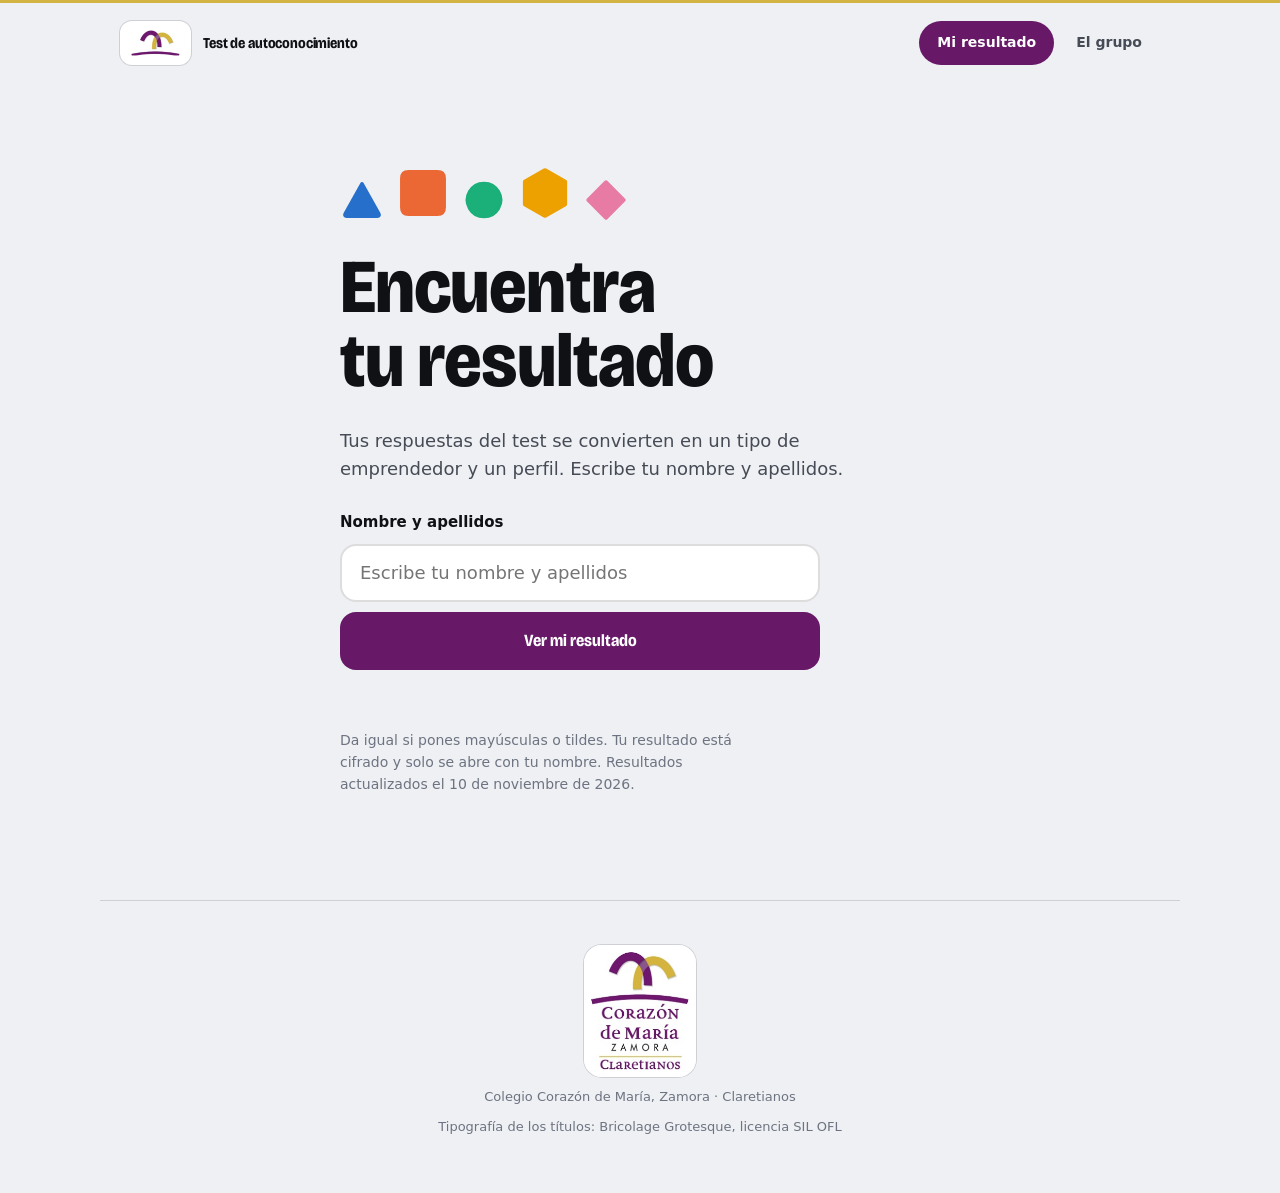
<file: index.html>
<!doctype html>
<html lang="es">
<head>
<meta charset="utf-8">
<meta name="viewport" content="width=device-width, initial-scale=1, viewport-fit=cover">
<meta name="robots" content="noindex, nofollow">
<meta name="color-scheme" content="light dark">
<title>Tu perfil emprendedor</title>
<style>
  @font-face{font-family:"Bricolage Grotesque";font-style:normal;font-weight:600 800;font-display:swap;src:url([data-uri]) format("woff2")}
  :root {
    color-scheme: light;
    --suelo:#eef0f4; --papel:#ffffff; --tinta:#0f1115; --tinta2:#464b55; --suave:#6d7380;
    --linea:rgba(15,17,21,.14); --lavado:rgba(15,17,21,.05); --anillo:#ffffff;
    --foco:#2a78d6; --marca:#0f1115; --marca-txt:#ffffff; --oro:#d3b341;
    --nv0:#86b6ef; --nv1:#3987e5; --nv2:#1c5cab; --nv3:#0d366b;
    --display:"Bricolage Grotesque","Avenir Next","Segoe UI Variable Display","Segoe UI",system-ui,-apple-system,"Helvetica Neue",Arial,sans-serif;
    --texto:system-ui,-apple-system,"Segoe UI",Roboto,"Helvetica Neue",Arial,sans-serif;
    --salida:cubic-bezier(.16,1,.3,1);
  }
  @media (prefers-color-scheme: dark) {
    :root { color-scheme: dark;
      --suelo:#0d0e11; --papel:#171a1f; --tinta:#f2f3f5; --tinta2:#c2c6cf; --suave:#8d93a0;
      --linea:rgba(255,255,255,.16); --lavado:rgba(255,255,255,.06); --anillo:#171a1f;
      --foco:#6aa6f0; --marca:#f2f3f5; --marca-txt:#0f1115;
      --nv0:#184f95; --nv1:#256abf; --nv2:#3987e5; --nv3:#86b6ef; }
  }
  * { box-sizing:border-box; }
  html { -webkit-text-size-adjust:100%; }
  body { margin:0; background:var(--suelo); color:var(--tinta); font:16px/1.55 var(--texto); }
  h1,h2,h3,p,ol,ul { margin:0; padding:0; }
  ol,ul { list-style:none; }
  [hidden] { display:none !important; }
  a { color:inherit; }
  ::selection { background:var(--foco); color:#fff; }
  :focus-visible { outline:3px solid var(--foco); outline-offset:3px; border-radius:6px; }
  button { font:inherit; color:inherit; }
  .num { font-variant-numeric:tabular-nums; }

  /* ---------- cabecera ---------- */
  .top { display:flex; align-items:center; justify-content:space-between; gap:16px; max-width:1080px; margin:0 auto; padding:18px 20px; }
  .marca { display:flex; align-items:center; gap:12px; text-decoration:none; font:700 15px/1.2 var(--display); letter-spacing:-.01em; }
  .marca .placa { display:grid; place-items:center; background:#fff; border-radius:12px; height:44px; padding:0 10px; box-shadow:0 0 0 1px var(--linea); }
  .marca .placa img { height:28px; width:auto; display:block; }
  .filete { height:3px; background:var(--oro); }
  .marca .sello { display:flex; gap:3px; }
  .top nav { display:flex; gap:4px; }
  .top nav a { display:inline-flex; align-items:center; height:44px; text-decoration:none; padding:0 18px; border-radius:999px; font-size:14px; font-weight:600; color:var(--tinta2); }
  .top nav a[aria-current="page"] { background:var(--marca); color:var(--marca-txt); }
  .top nav a:not([aria-current="page"]):hover { background:var(--lavado); }
  .top nav a { white-space:nowrap; }
  @media (max-width:520px) { .top { padding:12px 16px; } .marca > span:last-child { display:none; } .top nav a { padding:0 14px; } }

  /* ---------- búsqueda ---------- */
  .buscar { max-width:640px; margin:0 auto; padding:clamp(28px,9vh,96px) 20px 80px; display:grid; gap:28px; }
  .buscar .fichas { display:flex; gap:10px; align-items:flex-end; }
  .buscar h1 { font:800 clamp(2.5rem,11vw,4.75rem)/.98 var(--display); letter-spacing:-.012em; text-wrap:balance; }
  .buscar .intro { font-size:18px; color:var(--tinta2); max-width:46ch; }
  .buscar form { display:grid; gap:10px; max-width:480px; }
  .buscar label { font-weight:650; font-size:15px; }
  input[type=text], input[type=password] { font:inherit; font-size:18px; height:58px; padding:0 18px; border-radius:16px; border:2px solid var(--linea); background:var(--papel); color:var(--tinta); width:100%; }
  input[type=text]:focus, input[type=password]:focus { border-color:var(--tinta); outline:none; }
  input[type=text]:focus-visible, input[type=password]:focus-visible { outline:3px solid var(--foco); outline-offset:2px; }
  .boton { height:58px; padding:0 26px; border-radius:16px; border:0; background:var(--marca); color:var(--marca-txt); font:700 17px var(--display); cursor:pointer; transition:transform .15s var(--salida); }
  .boton:active { transform:scale(.98); }
  .boton:disabled { opacity:.6; cursor:progress; }
  .boton.claro { background:transparent; color:var(--tinta); border:2px solid var(--linea); }
  .error { color:#b3261e; font-size:15px; min-height:1.5em; }
  @media (prefers-color-scheme: dark) { .error { color:#ff9a92; } }
  .nota { font-size:14px; color:var(--suave); max-width:46ch; }

  /* ---------- portada del resultado ---------- */
  .portada { --suelo-hero:var(--suelo); --txt-hero:var(--tinta); --txt2-hero:var(--tinta2); --raya-hero:var(--linea);
    background:var(--suelo-hero); color:var(--txt-hero); transition:background-color .7s var(--salida), color .7s var(--salida); }
  .portada.listo { --suelo-hero:var(--hero); --txt-hero:var(--hero-txt); --txt2-hero:var(--hero-txt2); --raya-hero:var(--hero-raya); }
  .portada .dentro { max-width:1080px; margin:0 auto; padding:clamp(16px,3vw,40px) 20px clamp(32px,6vw,72px); display:grid; gap:clamp(24px,4vw,40px) clamp(28px,5vw,64px); }
  .portada h1 { font:800 clamp(2.75rem,13vw,5.5rem)/.95 var(--display); letter-spacing:-.012em; text-wrap:balance; opacity:0; transform:translateY(14px); transition:opacity .6s var(--salida) .15s, transform .6s var(--salida) .15s; }
  .portada .lema { font:italic 500 clamp(1.1rem,3.6vw,1.5rem)/1.3 var(--texto); color:var(--txt2-hero); margin-top:14px; max-width:28ch; opacity:0; transition:opacity .6s var(--salida) .3s; }
  .portada .hola { font-size:17px; color:var(--txt2-hero); margin-top:18px; opacity:0; transition:opacity .6s var(--salida) .4s; }
  .portada.listo h1, .portada.listo .lema, .portada.listo .hola { opacity:1; transform:none; }
  .portada .emblema { width:clamp(72px,18vw,112px); height:auto; display:block; margin-bottom:18px; opacity:0; transform:scale(.7); transition:opacity .5s var(--salida) .05s, transform .6s var(--salida) .05s; }
  .portada.listo .emblema { opacity:1; transform:none; }

  .tubos { display:grid; grid-template-columns:repeat(5,1fr); gap:clamp(8px,2.4vw,18px); align-items:end; max-width:520px; }
  .tubo { display:grid; gap:8px; justify-items:center; }
  .pila { width:100%; height:var(--alto); display:flex; flex-direction:column-reverse; align-items:center; justify-content:flex-start; gap:var(--hueco); padding:8px 0; border:2.5px solid var(--raya-hero); border-radius:18px 18px 26px 26px; transition:border-color .6s var(--salida); }
  .tubo.gana .pila { border-color:var(--txt-hero); }
  .ficha { display:block; padding:0; border:0; background:none; cursor:pointer; line-height:0; border-radius:50%; }
  .ficha svg { display:block; width:var(--ficha); height:var(--ficha); }
  .tubo .cuenta { font:700 22px/1 var(--display); font-synthesis:none; }
  .tubo:not(.gana) .cuenta { color:var(--txt2-hero); font-weight:600; }
  .claves { margin-top:20px; display:grid; gap:7px; font-size:15px; max-width:520px; }
  .claves li { display:flex; align-items:center; gap:10px; color:var(--txt2-hero); }
  .claves li.gana { color:var(--txt-hero); font-weight:700; }
  .claves .n { margin-left:auto; font-variant-numeric:tabular-nums; }

  .puntos { max-width:520px; }
  .puntos .cifra { display:flex; align-items:baseline; gap:10px; flex-wrap:wrap; }
  .puntos strong { font:800 clamp(2rem,8vw,2.75rem)/1 var(--display); letter-spacing:-.012em; }
  .puntos .nivel { font:700 18px var(--display); color:var(--txt-hero); }
  .sellos { display:grid; grid-template-columns:repeat(15,1fr); gap:4px; margin:14px 0 12px; }
  .sellos i { aspect-ratio:1; border-radius:5px; border:2px solid var(--raya-hero); }
  .sellos i.on { background:var(--txt-hero); border-color:var(--txt-hero); }
  .puntos p { color:var(--txt2-hero); font-size:15px; }

  @media (min-width:900px) {
    .portada .dentro { grid-template-columns:1.05fr 1fr; grid-template-areas:"texto tubos" "puntos tubos"; align-items:center; row-gap:36px; }
    .portada .dentro > .texto { grid-area:texto; align-self:end; }
    .portada .dentro > .puntos { grid-area:puntos; align-self:start; }
    .portada .dentro > .tubos-col { grid-area:tubos; justify-self:end; width:100%; max-width:520px; }
  }

  /* ---------- secciones ---------- */
  .bloque { max-width:1080px; margin:0 auto; padding:clamp(40px,7vw,88px) 20px 0; display:grid; gap:24px; }
  .bloque > * { min-width:0; }
  .bloque > h2 { overflow-wrap:anywhere; font:800 clamp(1.75rem,6vw,2.75rem)/1.04 var(--display); letter-spacing:-.012em; text-wrap:balance; max-width:20ch; }
  .bloque .sub { color:var(--tinta2); max-width:60ch; font-size:17px; }
  @media (min-width:900px) {
    .bloque.partido { grid-template-columns:minmax(0,5fr) minmax(0,7fr); column-gap:56px; align-items:start; grid-auto-flow:row; }
    .bloque.partido > h2, .bloque.partido > .sub { grid-column:1; }
    .bloque.partido > .cuerpo { grid-column:2; grid-row:1 / span 3; }
  }
  .lectura { font-size:18px; line-height:1.6; max-width:62ch; display:grid; gap:14px; }
  .mezcla { border-left:5px solid var(--c); padding:2px 0 2px 18px; display:grid; gap:4px; }
  .mezcla .ojo { font-size:13px; font-weight:700; letter-spacing:.06em; text-transform:uppercase; color:var(--tinta2); }
  .mezcla h3 { font:700 21px/1.2 var(--display); letter-spacing:-.012em; }
  .afines { display:flex; flex-wrap:wrap; gap:10px; margin-top:6px; }
  .pildora { display:inline-flex; align-items:center; gap:9px; padding:7px 14px 7px 9px; border-radius:999px; background:var(--papel); border:1.5px solid var(--linea); font-size:15px; font-weight:600; }

  .dims { display:grid; gap:22px; }
  .dim { display:grid; gap:7px; }
  .dim .cab { display:flex; flex-wrap:wrap; align-items:center; gap:4px 10px; font:700 17px var(--display); }
  .dim .cab .v { margin-left:auto; font-variant-numeric:tabular-nums; }
  .dim .pista { height:10px; border-radius:5px; background:var(--lavado); box-shadow:inset 0 0 0 1px var(--linea); overflow:hidden; }
  .dim .pista i { display:block; height:100%; border-radius:5px; background:var(--c); }
  .dim p { color:var(--tinta2); font-size:16px; max-width:56ch; }
  .dim .destaca { font:700 12px var(--display); letter-spacing:.02em; padding:2px 9px; border-radius:999px; background:var(--marca); color:var(--marca-txt); }

  .libro { display:grid; }
  .linea { display:grid; grid-template-columns:34px minmax(0,1fr); gap:4px 14px; padding:20px 0; border-top:1.5px solid var(--linea); scroll-margin-top:16px; }
  .linea:target { background:var(--lavado); box-shadow:-14px 0 0 var(--lavado), 14px 0 0 var(--lavado); }
  .linea .nº { font:800 22px/1.2 var(--display); color:var(--suave); font-variant-numeric:tabular-nums; }
  .linea .q { font-size:14.5px; color:var(--suave); }
  .linea .a { font:700 18px/1.35 var(--display); letter-spacing:-.01em; margin-top:2px; }
  .linea .f { color:var(--tinta2); margin-top:6px; }
  .linea .t { display:inline-flex; align-items:center; gap:8px; margin-top:10px; font-size:14px; font-weight:700; }

  .compartes { display:flex; align-items:center; gap:18px; flex-wrap:wrap; }
  .compartes strong { font:800 clamp(2.4rem,9vw,3.6rem)/1 var(--display); letter-spacing:-.012em; }
  .compartes p { font-size:17px; color:var(--tinta2); max-width:34ch; }
  .calculo { color:var(--tinta2); font-size:15px; display:grid; gap:10px; max-width:70ch; }
  .acciones { display:flex; gap:12px; flex-wrap:wrap; padding:36px 20px 72px; max-width:1080px; margin:0 auto; }
  .acciones .boton { height:52px; font-size:16px; }
  .firma { display:grid; justify-items:center; gap:10px; padding:44px 20px 56px; border-top:1.5px solid var(--linea); max-width:1080px; margin:24px auto 0; text-align:center; }
  .firma .placa { background:#fff; border-radius:18px; overflow:hidden; box-shadow:0 0 0 1px var(--linea); }
  .firma img { height:132px; width:auto; display:block; }
  .firma p { font-size:13px; color:var(--suave); }
  .pie { text-align:center; color:var(--suave); font-size:13px; padding:0 20px 40px; }

  /* ---------- grupo ---------- */
  .selector { display:inline-flex; flex-wrap:wrap; max-width:100%; justify-self:start; background:var(--lavado); border-radius:999px; padding:4px; gap:2px; box-shadow:inset 0 0 0 1px var(--linea); }
  .selector button { white-space:nowrap; border:0; background:none; padding:9px 16px; border-radius:999px; font-weight:650; font-size:15px; color:var(--tinta2); cursor:pointer; }
  .selector button[aria-pressed="true"] { background:var(--marca); color:var(--marca-txt); }
  .pictograma { display:grid; gap:20px; }
  .pictograma .fila { display:grid; gap:8px; }
  .pictograma .nombre { display:flex; align-items:center; gap:10px; font:700 17px var(--display); }
  .pictograma .nombre .p { margin-left:auto; font:800 20px var(--display); font-variant-numeric:tabular-nums; }
  .pictograma .nube { display:flex; flex-wrap:wrap; gap:4px; }
  .pictograma .nube svg { width:16px; height:16px; display:block; }
  .barra-niveles { display:flex; gap:3px; height:48px; }
  .barra-niveles span { display:grid; place-items:center; font:700 15px var(--display); border-radius:8px; min-width:0; overflow:hidden; }
  .leyenda-niveles { display:flex; flex-wrap:wrap; gap:6px 18px; font-size:14px; color:var(--tinta2); margin-top:10px; }
  .leyenda-niveles i { display:inline-block; width:12px; height:12px; border-radius:4px; margin-right:7px; vertical-align:-1px; }
  details.situacion { border-top:1.5px solid var(--linea); padding:16px 0; }
  details.situacion:last-child { border-bottom:1.5px solid var(--linea); }
  details.situacion summary { cursor:pointer; display:grid; grid-template-columns:34px 1fr auto; gap:14px; align-items:baseline; list-style:none; }
  details.situacion summary::-webkit-details-marker { display:none; }
  details.situacion summary .nº { font:800 20px var(--display); color:var(--suave); }
  details.situacion summary .tx { font-weight:600; }
  details.situacion summary .top1 { font-size:14px; color:var(--suave); white-space:nowrap; }
  details.situacion .ops { display:grid; gap:14px; padding:16px 0 4px 48px; }
  .op { display:grid; grid-template-columns:22px minmax(0,1fr) 52px; gap:6px 12px; align-items:center; }
  .op .t { font-size:15px; }
  .op .p { text-align:right; font:800 17px var(--display); font-variant-numeric:tabular-nums; }
  .op .barra { grid-column:2 / 4; height:8px; border-radius:4px; background:var(--lavado); overflow:hidden; }
  .op .barra i { display:block; height:100%; background:var(--c); border-radius:4px; }
  @media (max-width:560px) { details.situacion summary { grid-template-columns:30px 1fr; } details.situacion summary .top1 { grid-column:2; } details.situacion .ops { padding-left:0; } }

  @media (prefers-reduced-motion: reduce) { * { transition-duration:.01ms !important; animation-duration:.01ms !important; } }

  @media print {
    @page { size:A4; margin:14mm; }
    body { background:#fff; color:#000; font-size:14px; }
    .top { padding:0 0 10px; max-width:none; }
    .top nav, .acciones, .pie, .selector, .filete { display:none !important; }
    .firma { padding:18px 0 0; margin-top:18px; } .firma img { height:72px; }
    .portada, .portada.listo { background:#fff !important; color:#000 !important; --txt-hero:#000; --txt2-hero:#333; --raya-hero:#999; border-top:2px solid #000; border-bottom:2px solid #000; }
    .portada h1, .portada .lema, .portada .hola, .portada .emblema { opacity:1 !important; transform:none !important; }
    .portada .dentro { max-width:none; padding:14px 0; grid-template-columns:1fr 1fr; grid-template-areas:"texto tubos" "puntos tubos"; gap:14px 24px; align-items:center; }
    .portada .dentro > .texto { grid-area:texto; }
    .portada .dentro > .puntos { grid-area:puntos; }
    .portada .dentro > .tubos-col { grid-area:tubos; }
    .portada h1 { font-size:2.8rem; } .portada .emblema { width:60px; margin-bottom:8px; } .portada .lema { font-size:1.05rem; margin-top:8px; }
    .portada .claves { font-size:12px; margin-top:10px; gap:4px; } .portada .puntos p { font-size:12px; }
    .bloque { max-width:none; padding:22px 0 0; gap:12px; }
    .bloque > h2 { font-size:1.45rem; max-width:none; }
    .bloque.partido { grid-template-columns:1fr 1.7fr; column-gap:24px; align-items:start; }
    .bloque.partido > h2, .bloque.partido > .sub { grid-column:1; }
    .bloque.partido > .cuerpo { grid-column:2; grid-row:1 / span 3; }
    .bloque .sub, .lectura { font-size:13.5px; } .dim p, .linea .f { font-size:12.5px; } .linea .a { font-size:15px; } .dims { gap:12px; }
    .linea { padding:10px 0; } .linea, .dim, .tubo { break-inside:avoid; }
    .compartes strong { font-size:2rem; }
    .compartes .boton { display:none !important; } .bloque > h2 { break-after:avoid; }
    .pildora { font-size:12px; padding:5px 12px 5px 7px; } .afines { gap:6px; margin-top:0; }
    * { -webkit-print-color-adjust:exact; print-color-adjust:exact; }
  }
</style>
</head>
<body>

<div class="filete" aria-hidden="true"></div>
<header class="top">
  <a class="marca" href="#" id="marca" aria-label="Inicio"></a>
  <nav aria-label="Secciones"><a href="#" id="nav-yo">Mi resultado</a><a href="#grupo" id="nav-grupo" hidden>El grupo</a></nav>
</header>

<main id="main">
  <section class="buscar" id="vista-buscar" aria-labelledby="t-buscar">
    <div class="fichas" id="fichas-portada" aria-hidden="true"></div>
    <h1 id="t-buscar">Encuentra tu resultado</h1>
    <p class="intro">Tus respuestas del test se convierten en un tipo de emprendedor y un perfil. Escribe tu nombre y apellidos.</p>
    <form id="form" autocomplete="off" novalidate>
      <label for="nombre">Nombre y apellidos</label>
      <input id="nombre" name="nombre" type="text" inputmode="text" autocapitalize="words" spellcheck="false" placeholder="Escribe tu nombre y apellidos" required>
      <button class="boton" id="btn" type="submit">Ver mi resultado</button>
      <p class="error" id="error" role="alert" aria-live="polite"></p>
    </form>
    <p class="nota">Da igual si pones mayúsculas o tildes. Tu resultado está cifrado y solo se abre con tu nombre. Resultados actualizados el 10 de noviembre de 2026.</p>
    <noscript><p class="error">Esta página necesita JavaScript para abrir tu resultado.</p></noscript>
  </section>

  <article id="vista-informe" hidden></article>
  <section id="vista-grupo" hidden></section>
</main>
<footer class="firma" id="firma" hidden></footer>

<script id="modelo" type="application/json">{"fecha": "10 de noviembre de 2026", "iter": 300000, "max": 30, "nd": [66, 33], "alfa": {"blanco": 0.96, "negro": 0.94}, "dims": [{"k": "iniciativa", "nombre": "Iniciativa y liderazgo", "corto": "Iniciativa", "descr": "Arrancar cosas sin que te lo pidan y mover a otros contigo.", "estilo": {"alto": "Te gusta tomar la iniciativa: propones, organizas y mueves a otros contigo.", "medio": "Combinas iniciativa y escucha: según la situación lideras o acompañas.", "bajo": "Prefieres observar y colaborar: aportas desde dentro del equipo más que desde el frente."}}, {"k": "autonomia", "nombre": "Autonomía", "corto": "Autonomía", "descr": "Aprender por tu cuenta y decidir sin depender de la aprobación de otros.", "estilo": {"alto": "Decides y aprendes por tu cuenta, con criterio propio.", "medio": "Equilibras tu propio criterio con lo que opinan quienes te rodean.", "bajo": "Te apoyas en tu entorno y en quienes saben más para decidir y aprender."}}, {"k": "riesgo", "nombre": "Riesgo e innovación", "corto": "Riesgo", "descr": "Probar ideas nuevas en pequeño y aceptar que no hay garantías.", "estilo": {"alto": "Pruebas ideas nuevas en pequeño y toleras bien la incertidumbre.", "medio": "Te atraen las ideas nuevas y las pruebas cuando ves una base sólida.", "bajo": "Prefieres avanzar sobre seguro y cuidar lo que ya funciona."}}, {"k": "persistencia", "nombre": "Persistencia y compromiso", "corto": "Persistencia", "descr": "Volver a intentarlo cuando algo sale mal y comprometerte con lo que quieres lograr.", "estilo": {"alto": "Te comprometes a fondo y no sueltas cuando algo se complica.", "medio": "Aguantas bien y sabes cuándo conviene pedir ayuda.", "bajo": "Cuidas tu energía y eliges con cuidado dónde ponerla."}}, {"k": "valor", "nombre": "Visión de valor e impacto", "corto": "Valor", "descr": "Ver dónde hay valor: en tu dinero, en tu tiempo y en los problemas reales.", "estilo": {"alto": "Ves oportunidades y valor donde otros ven gastos o quejas.", "medio": "Piensas en el valor de las cosas y lo tienes en cuenta al decidir.", "bajo": "Disfrutas del presente y te mueves por lo que tienes cerca."}}], "tipos": {"iniciativa": {"nombre": "El Impulsor", "lema": "Tú empiezas y el resto se apunta.", "descr": "Eres de los que organizan el plan, proponen la solución y arrastran al grupo. Tu superpoder es convertir una idea suelta en movimiento.", "equipo": "En un equipo eres quien arranca las cosas y mantiene la energía alta.", "encaja": ["persistencia", "valor"], "color": ["#2670cc", "#3987e5"]}, "autonomia": {"nombre": "El Autor", "lema": "Si va a existir, que lleve tu sello.", "descr": "Quieres construir algo propio y a tu manera, y no necesitas la aprobación de nadie para seguir adelante. Aprendes por tu cuenta y decides con criterio.", "equipo": "En un equipo aportas ideas con sello propio y mucha autonomía.", "encaja": ["iniciativa", "valor"], "color": ["#eb6834", "#d95926"]}, "riesgo": {"nombre": "El Pionero", "lema": "Prueba en pequeño y aprende rápido.", "descr": "Te atrae lo nuevo y no esperas a tenerlo todo claro: lanzas versiones pequeñas, cuestionas el único camino posible y aprendes de lo que pasa.", "equipo": "En un equipo eres quien propone probar algo nuevo y lo prueba pronto.", "encaja": ["valor", "persistencia"], "color": ["#1baf7a", "#199e70"]}, "persistencia": {"nombre": "El Constructor", "lema": "Lo que empieza, lo termina.", "descr": "Cuando algo se tuerce vuelves a intentarlo y te comprometes de verdad con lo que quieres conseguir. Los proyectos largos y difíciles se te dan mejor que a la mayoría.", "equipo": "En un equipo das estabilidad y te aseguras de que las cosas se terminen.", "encaja": ["riesgo", "iniciativa"], "color": ["#eda100", "#c98500"]}, "valor": {"nombre": "El Estratega", "lema": "Ves dónde está el valor.", "descr": "Piensas en el retorno de tu tiempo y tu dinero, y te importa resolver problemas reales. Ves oportunidades donde otros solo ven gastos o quejas.", "equipo": "En un equipo miras el panorama completo y cuidas los recursos.", "encaja": ["iniciativa", "riesgo"], "color": ["#e87ba4", "#d55181"]}}, "niveles": [{"min": 85, "nombre": "Alto impulso", "frase": "Tu forma de actuar encaja muy bien con el perfil emprendedor."}, {"min": 70, "nombre": "En marcha", "frase": "Tienes muchos rasgos emprendedores y ya los pones en práctica."}, {"min": 55, "nombre": "Despegando", "frase": "Tienes una base clara y varios rasgos que están cogiendo vuelo."}, {"min": 0, "nombre": "Explorando", "frase": "Tu forma de actuar combina estilos muy distintos y te estás descubriendo."}], "mezclas": {"iniciativa+autonomia": {"t": "Impulsor con sello propio", "x": "Arrancas cosas y las haces a tu manera: no esperas permiso ni un plan ajeno. Abres camino y luego invitas a los demás a seguirlo."}, "iniciativa+riesgo": {"t": "Impulsor que prueba en pequeño", "x": "Mueves a la gente y te gusta lanzar versiones pequeñas para ver qué pasa. Convertir una idea en un primer experimento esta misma semana es lo tuyo."}, "iniciativa+persistencia": {"t": "Impulsor que llega hasta el final", "x": "Arrancas y, además, terminas. Es una mezcla poco común: el grupo se apunta porque ve en ti a alguien que no suelta lo que empieza."}, "iniciativa+valor": {"t": "Impulsor con visión de retorno", "x": "Mueves al grupo hacia donde hay valor y eliges bien qué merece el esfuerzo antes de arrancar. Tus planes llevan ritmo y también cuentas."}, "autonomia+iniciativa": {"t": "Autor que contagia", "x": "Tienes criterio propio y sabes arrastrar a otros hacia él. Tus ideas no se quedan en tu cabeza: las pones sobre la mesa y la gente las sigue."}, "autonomia+riesgo": {"t": "Autor explorador", "x": "Aprendes por tu cuenta y pruebas cosas nuevas sin pedir permiso. Aprendes haciendo y ajustas sobre la marcha, que es la forma más rápida de avanzar."}, "autonomia+persistencia": {"t": "Autor constante", "x": "Haces las cosas a tu manera y las sostienes en el tiempo. Un proyecto con tu sello y tu constancia es de los que llegan lejos."}, "autonomia+valor": {"t": "Autor con cabeza para los números", "x": "Quieres que lo tuyo sea propio y que además valga la pena: piensas en qué aporta y qué recursos necesita antes de lanzarte."}, "riesgo+iniciativa": {"t": "Pionero que lidera", "x": "Pruebas lo nuevo y consigues que otros se apunten al experimento. Eres quien propone «probemos esto» y lo organiza esa misma semana."}, "riesgo+autonomia": {"t": "Pionero independiente", "x": "Te mueves bien en lo incierto y confías en tu criterio. Pruebas tu camino sin esperar a que nadie lo apruebe y aprendes rápido de lo que pasa."}, "riesgo+persistencia": {"t": "Pionero con aguante", "x": "Pruebas ideas nuevas y no te rindes al primer tropiezo: cada intento te sirve para ajustar. Con esa mezcla, una idea nueva llega a hacerse realidad."}, "riesgo+valor": {"t": "Pionero con cálculo", "x": "Te arriesgas a pequeña escala y sabes medir lo que ganas con cada prueba. Pruebas, miras los resultados y decides."}, "persistencia+iniciativa": {"t": "Constructor que da el primer paso", "x": "Eres la base firme de un proyecto y, llegado el momento, también quien lo arranca. Constancia con energía para mover al grupo."}, "persistencia+autonomia": {"t": "Constructor con criterio propio", "x": "Sostienes un trabajo largo sin que nadie te empuje y a tu manera. La disciplina y la independencia juntas te permiten avanzar solo."}, "persistencia+riesgo": {"t": "Constructor abierto a lo nuevo", "x": "Eres constante y, a la vez, te atreves a probar caminos distintos: no te quedas con lo conocido solo por comodidad. Haces que lo nuevo dure."}, "persistencia+valor": {"t": "Constructor con visión", "x": "Aguantas el esfuerzo y sabes hacia dónde conviene dirigirlo. Cuidas tu tiempo y tus recursos para que el trabajo constante rinda más."}, "valor+iniciativa": {"t": "Estratega que ejecuta", "x": "Ves dónde está el valor y además mueves a la gente para ir a por él. Un buen plan con alguien que lo pone en marcha es la mejor combinación."}, "valor+autonomia": {"t": "Estratega con sello propio", "x": "Analizas dónde hay valor y construyes tu propia respuesta en lugar de copiar lo que ya existe. Tus decisiones tienen criterio y una razón detrás."}, "valor+riesgo": {"t": "Estratega que prueba", "x": "Piensas en el retorno antes de actuar y no te quedas en el análisis: lanzas pruebas pequeñas para comprobar lo que imaginabas."}, "valor+persistencia": {"t": "Estratega paciente", "x": "Eliges bien qué merece la pena y lo sostienes hasta que da resultado. Piensas a largo plazo y tienes el aguante para llegar."}}, "minmezcla": 2, "preguntas": [{"n": 1, "texto": "En tu grupo de amigos...", "opciones": [{"texto": "Propones y organizas planes.", "tipo": "iniciativa", "frase": "Eres quien mueve al grupo: propones, organizas y los demás se apuntan."}, {"texto": "Sigues lo que opina la mayoría.", "tipo": "persistencia", "frase": "Valoras el consenso y la armonía: aportas estabilidad al grupo."}, {"texto": "No miras el chat del grupo.", "tipo": "autonomia", "frase": "Llevas tu propio ritmo y no dependes de lo que pase en el grupo para decidir."}]}, {"n": 2, "texto": "¿Estarías dispuesto a sacrificar placeres de tu vida por sacar adelante un trabajo?", "opciones": [{"texto": "Considero más importante el trabajo que mi vida privada.", "tipo": "persistencia", "frase": "Te comprometes sin quemarte: cuidas tu energía para sostener el esfuerzo en el tiempo."}, {"texto": "Es necesario que haya un equilibrio.", "tipo": "persistencia", "frase": "Te comprometes a fondo con lo que quieres sacar adelante y aceptas renunciar a cosas por ello."}, {"texto": "Priorizo la vida privada sobre el ámbito profesional.", "tipo": "autonomia", "frase": "Tienes claro qué te importa y lo defiendes: tu vida va primero."}]}, {"n": 3, "texto": "Detectas un problema real en tu colegio o en tu barrio. ¿Qué haces?", "opciones": [{"texto": "Montas algo con otras personas para resolverlo, aunque te quite tiempo de estudio.", "tipo": "valor", "frase": "Te mueve resolver problemas reales: donde otros ven quejas, tú ves oportunidades."}, {"texto": "Se lo cuentas a quien puede resolverlo y sigues con lo tuyo.", "tipo": "autonomia", "frase": "Tienes claro dónde poner tu energía: señalas el problema a quien puede resolverlo y sigues con lo tuyo."}, {"texto": "Lo dejas pasar si no te afecta directamente.", "tipo": "riesgo", "frase": "Partes de lo que conoces de primera mano, que es como nacen muchos proyectos."}]}, {"n": 4, "texto": "Se cancela el viaje de fin de curso porque nadie lo ha organizado a tiempo y organizarlo ahora son semanas de trabajo extra...", "opciones": [{"texto": "Te ofreces a coordinarlo, sabiendo que te tocará mucho trabajo.", "tipo": "iniciativa", "frase": "Ante un problema actúas: reúnes a gente y lo organizas."}, {"texto": "Ayudas con tareas concretas a quien lo organice.", "tipo": "iniciativa", "frase": "Sabes sumarte a una iniciativa y hacerla avanzar con tareas concretas."}, {"texto": "Esperas a que lo organice otro y te apuntas si sale.", "tipo": "autonomia", "frase": "Llevas tu propio ritmo y decides con calma dónde poner tu tiempo."}]}, {"n": 5, "texto": "Dentro de 10 años, ¿qué te haría sentir más realizado?", "opciones": [{"texto": "Estabilidad económica y horario predecible,", "tipo": "persistencia", "frase": "Valoras la estabilidad: te gusta construir paso a paso sobre terreno firme."}, {"texto": "Haber construido algo propio que tenga tu sello, aunque el camino no haya estado lleno de rosas.", "tipo": "autonomia", "frase": "Quieres crear algo que lleve tu sello, aunque el camino no sea fácil."}, {"texto": "Ser reconocido socialmente por tu trabajo y contribución.", "tipo": "iniciativa", "frase": "Te motiva dejar huella y que tu aportación se reconozca."}]}, {"n": 6, "texto": "Un/a profesor/a dice que un ejercicio solo se puede resolver de una forma, pero tú ves otro camino que parece funcionar...", "opciones": [{"texto": "Lo resuelves a tu manera y se lo enseñas después para que lo valore.", "tipo": "riesgo", "frase": "Pruebas tu idea y la defiendes con transparencia: innovas a la vista de todos."}, {"texto": "Se lo propones antes de empezar y esperas a que te diga si puedes.", "tipo": "iniciativa", "frase": "Propones antes de actuar: sabes pedir el espacio para probar algo distinto."}, {"texto": "Lo haces como dice: así la nota está asegurada.", "tipo": "persistencia", "frase": "Respetas el método y la guía: sabes que seguir el camino marcado evita tropiezos."}]}, {"n": 7, "texto": "Te regalan 350€ por tu cumpleaños. Lo más probable es que...", "opciones": [{"texto": "Los gastes pronto en algo que te apetezca.", "tipo": "riesgo", "frase": "Actúas rápido y disfrutas de lo que consigues: vives el presente."}, {"texto": "Los guardes todos en el banco sin tocarlos.", "tipo": "valor", "frase": "Cuidas tus recursos y los guardas para cuando de verdad los necesites."}, {"texto": "Los uses para algo que pueda devolverte más dinero o experiencias.", "tipo": "valor", "frase": "Piensas en el retorno: que tu dinero y tu tiempo trabajen para ti."}]}, {"n": 8, "texto": "Tienes una idea para un proyecto que podrías empezar ya pero nadie te asegura el éxito.", "opciones": [{"texto": "Esperas a tener todo muy claro y a que te den el visto bueno.", "tipo": "valor", "frase": "Quieres bases sólidas antes de moverte: prefieres decidir con información."}, {"texto": "La descartas, porque no merece la pena arriesgarse.", "tipo": "valor", "frase": "Cuidas tu energía y tus recursos, y eliges bien tus batallas."}, {"texto": "La pones en marcha a pequeña escala para ver si funciona.", "tipo": "riesgo", "frase": "Pruebas en pequeño y aprendes de lo que pasa: así empiezan muchos proyectos."}]}, {"n": 9, "texto": "Hay algo que te interesa que no se enseña en clase...", "opciones": [{"texto": "Buscas por tu cuenta recursos, practicas y vas corrigiendo sobre la marcha.", "tipo": "autonomia", "frase": "Aprendes por tu cuenta y vas corrigiendo sobre la marcha."}, {"texto": "Esperas a que alguien te lo enseñe o te lo ofrezcan.", "tipo": "persistencia", "frase": "Aprendes mejor con guía y estructura, y te gusta hacerlo bien desde la base."}, {"texto": "Lo dejas para otro momento, cuando tengas más tiempo.", "tipo": "valor", "frase": "Priorizas lo que tienes entre manos y eliges tu momento."}]}, {"n": 10, "texto": "Tienes que convencer a un grupo de que te apoyen tu propuesta y no todos están de acuerdo.", "opciones": [{"texto": "Mantienes tu propuesta hasta convencerlos, aunque tarden en aceptarla.", "tipo": "iniciativa", "frase": "Defiendes con convicción lo que propones y tienes paciencia para convencer."}, {"texto": "La cambias hasta que todos puedan apoyarla.", "tipo": "iniciativa", "frase": "Convences escuchando: ajustas tu propuesta hasta que el grupo la hace suya."}, {"texto": "Dejas que decida la mayoría y te centras en que el resultado salga bien.", "tipo": "persistencia", "frase": "Valoras la cohesión del grupo por encima de ganar la discusión: aportas estabilidad."}]}, {"n": 11, "texto": "Realizas un ejercicio y no encuentras la solución correcta: llevas 20 minutos atascado...", "opciones": [{"texto": "Sigues hasta resolverlo, aunque te lleve toda la tarde.", "tipo": "persistencia", "frase": "Aguantas hasta dar con la solución: la constancia es lo tuyo."}, {"texto": "Pides ayuda a quien sabe más y aprendes cómo lo resuelve.", "tipo": "iniciativa", "frase": "Sabes cuándo pedir ayuda y aprovechas a quien sabe más."}, {"texto": "Lo dejas y lo retomas mañana con la cabeza despejada.", "tipo": "autonomia", "frase": "Llevas tu propio ritmo: sabes parar para retomar con la cabeza despejada."}]}, {"n": 12, "texto": "Te quieres comprar una sudadera pero tus amigos te dicen que es más fea que una nevera por detrás.", "opciones": [{"texto": "Te la compras, te gusta.", "tipo": "autonomia", "frase": "Tu criterio manda: no necesitas la aprobación de los demás."}, {"texto": "Preguntas a más gente antes de decidir.", "tipo": "valor", "frase": "Tienes en cuenta la opinión de tu entorno y decides con prudencia."}, {"texto": "No la compras: no merece que se rían de ti.", "tipo": "persistencia", "frase": "Cuidas el buen ambiente con los tuyos y eliges bien tus batallas."}]}, {"n": 13, "texto": "Estás haciendo un examen tipo test en el que restan los fallos y no estas seguro de tu respuesta...", "opciones": [{"texto": "Marcas la que crees que es.", "tipo": "riesgo", "frase": "Asumes un riesgo calculado y confías en tu intuición."}, {"texto": "No la contestas.", "tipo": "valor", "frase": "Calculas el riesgo y proteges lo que ya tienes."}, {"texto": "Se la copias al de al lado.", "tipo": "iniciativa", "frase": "Cuando dudas, cuentas con quienes tienes cerca: te mueves bien entre personas."}]}, {"n": 14, "texto": "¿Cuánto tiempo has mantenido algo por tu cuenta (un deporte, un instrumento, un canal, un negocio)?", "opciones": [{"texto": "Más de un año.", "tipo": "persistencia", "frase": "Sostienes en el tiempo lo que empiezas: la constancia se nota en lo que has mantenido."}, {"texto": "Algunos meses.", "tipo": "riesgo", "frase": "Te lanzas a probar cosas y te quedas con las que te enganchan."}, {"texto": "Nunca he mantenido algo por mi cuenta.", "tipo": "riesgo", "frase": "Todavía estás probando qué te engancha, y eso también es explorar."}]}, {"n": 15, "texto": "¿Has ganado dinero alguna vez con algo que hiciste o vendiste?", "opciones": [{"texto": "Sí, más de una vez.", "tipo": "valor", "frase": "Ya has comprobado que lo que haces puede tener valor para otras personas."}, {"texto": "Una vez.", "tipo": "riesgo", "frase": "Ya has dado el primer paso: probar que algo tuyo puede venderse."}, {"texto": "No, todavía no.", "tipo": "autonomia", "frase": "Aún no has probado a vender algo tuyo: tienes camino por delante y muchas ideas propias por convertir en algo."}]}]}</script>
<script id="tabla" type="application/json">{"c02c74210a04":[{"s":"X2rbA0bZKw4yJir+QD9jYA==","i":"A5IZ3/yeb7bVi0DJ","c":"R6dUb6kL5KJGsVhh1fVbrxnGYQ0de3Mw+KP2sw6Ai7oKm09IpI0ml+BFvwswJfRS73poW6C+vhc5QoRQhOrB6SRke8mewNyXg5EcTwuv6u9/DvOeK9xvL0qs+DMLqzXF81lg0SFq4xl2jQFG284BmdAIaE/DQIZ8dIq2h8UB6wv15t/Z4uUwCEMTENFmpIE3xVXoVnn2xp6+b6Qk3sTqGnZI7kdtbsrGB5ZEfClVPGf/spvL6iPB+ijzpGJGblMqIR6PVtLBtB1gmyBPM21T1xTR7DOTURVac/+sWfZRhP6LPgrGIsTerHFkey059uglDYRSYT7Q2UYQ9LXD0NsopazJogW1mUgFVgApBPAHj90vo5yo7GTFrJthePqDnNHvowpiysJyyoMRv5JKoF2/4/hVLa4Ya6wX8TmVgcxr"}],"fc15e5438080":[{"s":"hObUJ2VKJ18zM7xLtZxVCw==","i":"ADfl93hCdizlwkhB","c":"Zl/BxBlmNstVgTUvGuVMGC1FdZC8As1q6pKQGx1ZvjJwNZquveYjlzqOcFWoWe7G8/xJEhlqOfEfS6NjFaxP00NgjRtCMdH3D2Sg+RTe54sSkhsGO7n7yaEpXp1DE06VnuzWY5axV5qPFC/vTCzvWQmfqh8e6OboZRU0hZwoIoTuvGvsIVP2iExlV8U+DktdiihjVxWzjoxltbrzHi6mJ9azTGnNL18iY3gUWN+YpTKy6Wp+0ZG+Mw8Oov3tJFVtjP+XpRt20wZSNW6iibAQsqa+wFb+p0GEPvhtYgjxjFxrhGH/VuMbuMejZ3rfGy+YLzzqoupoCmKRFHvvvlGY4yIeLD4JHvKUQF/2RZ26f72qmt/hhoum5TaMoZ4KGADg0NB30mldynue5CN0FaVJKKentnCMVpklxCCioSCu"}],"637e0a50f579":[{"s":"7Zj1vTYnuYLJgvu8sHad6g==","i":"1Vfv93m2TVs5TfOP","c":"ONXUu26WRT8lMk4nH6KgL0PEQkhZlbRaAGBLlOscYTBELMxbDk/DAUiD1/qR5Rvv75er6c0QbQ7MHTrlA9D/yLD3Z6eAH9uvsn/3G2aPEZX1KhJa3WYSjULW+1TW3HzAj2xLDgNG7ZqWFlGSV1kLR3SmOjmSzOlJ6F9JMtMtyRVXiri9N1i9OACQ6mSckOIuZfdv6Fop1kwgAbo172yv9v+zqciVQbbNyiLaUk04Pod/kH40oo5Ro/QL3df8eR1sGVB5yvgPpqfJkRvlXcPoEhqw/clm4dpym0wS49POuuh69s0wpD56dPyZFvd96NZobm9tKvCiS/hfyTasOJQvoqA/cOXo6ewrFj39kjMRaEGoX9lW6GGyY9BSWLJi2j+MQsjKsRogz1JZyq4qn2N5hhqMhI/bBkUjjozj6Xkj"}],"e7649e262e29":[{"s":"eQouhba4zOQcAQ6GEna4yw==","i":"/SoPnZXnEWg6sgZM","c":"NfrM0vci67nM2m94Z6im6RnnBS06JQl/im7yW7L94Jbbvgv2VkCzHRrGqvqOYvAY+ZdDsh6HeINX20ZxPiayS/1ALWw4PxajbPFs8lSR9gdDLVuTC6Ao5yAL0foN5xolC8vs8YK+Mc6S+PJqCKBzab7xE+lGCYxWQPEYXM2/CD4MakR43pG3NkCfuXzkWwHciQl6yg83LvOIS/W7w4auFTtFwD92PgyxKdWLymSW+ktnD0Smiwju+W/+IIlGzEwprl7GDbw9Y11954uK/1S+j0Z/66TUqX56gM6hFK0dlPccieOI1mgFr5hEn9XERkr+EsBdDYJc0vCUg3uBtnSncQV82nORBToEAe6PTux8NCqGxE/raah/Egwr7jem6RHed6ZpSVHkLie7CnuKpjb+ItThwRwThy5HZelUBvNz"}],"b6218292f397":[{"s":"W/MDyCYEzicropwDXYpnsA==","i":"+VXV5jHgCF6EvgBt","c":"e8qn87fR2dn1a4fWJM8yijBfOdGxhw2Xt+f8yUMwFxtP60aFoP7FWvDNBdakRHBU86m0B0AOaA3lM8VfHih8HJ+Pikd0hP0u8BKrhCycm60ypYodVdynh9Kv3kY0l0xWAZ+A8WEaEyQAJmEuvXSvswP82ksfjTP+QdWnyuUpG+KW1+DBGguzi/URPooDqwacTDIzJujEuDrpi/NrNYV8l5CgtY7SGrIhq/3yChoCSJVAme6cwvf48hyzGur18z3asAmkEV+9Hsb2kd2D56yIWU1ibatPSxhU5BIhD+dkskznxMwPIlALzzPlA3Ujkei6eWUufuw+I9O6Hd/c56eC/kq5sTkVbf+eTdPdZLB94uK5x1g1tY9eqjEzOKx0Qz5qT42cI50eUfR4+Q3ML0q/bBQtcXDA7GXJTz7WGHwniqWkwVM="}],"741318c61513":[{"s":"G9hKHwjm42wyP5gMCZu9VA==","i":"dBYypDjjzpk1+zI9","c":"Hrk0WypMt/sjFUHdi+2/mE16c0sgUdIA2KSEyzJioQ2aD+bBMR1ZcDPu6/BUakn50Ik/EjaU+HXNMgulL5IMLnsQw+al7uWHPNRXYIMfqhG49LyZNips4PC2GmuAY0B7csQOn3A5b3HhSf7RZKITsH8GrsY2UTIZf1u8g58sxMJIGUvxYT37LLlBd0X9Cbl5/kK33NxNRxTErRxryz8gVbb5oaXt6GYJ/qHfTRgdL8s6J8sUugLN5X8XL93gZImpuAO6jmHHfMX2y6BkcbWaqjF9CeTgwQKsDBI5BedHEypJlqxkGIsSwKC5DmbhS/O1D6LA2gTMzIaCInseB2mm1JaRPakQKnPBwR6aj/rlVE4I5nEm+QgqJfv4PXL3VDFHW9RcDPl6nxzSZPnv5QxWgeFw46fHOWvu2Mof00o40kxzJ8U="}],"5b87407861a6":[{"s":"1JfazOna48if033H2IhynQ==","i":"gL6XieZr95hmFpxu","c":"CGduVBQrh5rNtk6JGAGxa5aYL722id7iKHIZwk9Vg6Hw7/Zkke1YNBWCHXaZv4bF5B/Hm8B3wGIw4vOZ3eeC45fQ7m1R7FztyTfcGDPx2u6ict5eoTlOHuCo+CLfQQUikTAPHaaD0HBYfQ4Bdl6HJNpBEtW7eok/D2cHqg/0NMIyIAteNZY78dZ83AVMnEezYt/bCZ4+MZk/Ad4UfDIeLlpCuy+RbK6YIfXBjIjLuaukml9m2mdLVHP0VHJTj9iCL/psgGjhwzvfSyeUfnuxDF8EZwIErtA/WdgqPWtWkj8lDRj/vxphjyIXsHfFp5Z+lZzesuqVOkajTrZ7FVgjiLhVtZKVCEJUaBW35Om2GCclJB433lYQpMb/zQoAf8SsCiuSlHlMECsPlq7PcHNlzGYZDhw3YAII+QoRHFyOf6U2aWM="}],"ccbecd6f14a6":[{"s":"6WE8k74RLez717KIA6RT1w==","i":"bLqWeW3HjVlA860I","c":"DKd1e6Etyoh8IcyqHYQ2Ds3A1U5kp/4ly2T9fMi5R2ZpVu3RYMEsz3jCK6G/Uq7W0Ry2nkEV0MbhC+C/2CtbVSiOqaBD57LENj94JZ1Cjm6ZX1KOBptzzw9sm+nHgSfFIh7lGEXbACy66M27GSQkJYEcVvZHpGlS9onifIuNxBgp3bdFxHCcrvxZma7xqrNK8lTT+8Aipb2lWjdX8s2raLS0kSE/0aLgwCGQmr+6f8sWlXrWMPrhFo2N/G6lJe7KL0C1MyZIRTjN+jRuMlJZiwbHCPVACpOcnKfAq+JdANU/PXXO9uAZafWgEBc8hSWyVeaYSLT22MTz66dNpY2T6sMgXket+TdOpN7v8f0u/5/pTWBz7juqfPyk4yWAgIRb4vsoGpgu2ovAuNMOKKS3uedHpR8tfaS99G52hy8M0qe9JPA="}],"95f9ff0d1270":[{"s":"b8za0yBDMgtCPXN46c9Duw==","i":"3hONrWmkKdZRdt5q","c":"aQ/cezf3g5EIAOJh9BDpVnq+fgpExYn56Hx2ffiw4nAYa7ZSIwqbYBbIttTLkXlfL2zPOwazHqirRMUD7YO4d8fieMy2Ha8nVynR45sDcORZR9U1b8nMOuko0tyZ7g+w4Zpjo3hg0/iPL+pFC03PLK5EbkZEUFHZ9PWQYP5aYp1CsLUsx0Oar6HeS/iA02W3UKhNPJOAf7JFPmAfw/m5VTm8hJEKhQQjGmJ+ncwrUaJuqO7fWFynWbGIBrscjVibpt+DhQpD4JDXwH+TPYtp9H8wtQN5sPMnPgKCx3vfK6LN4UDYzCcAeYFClh8Qdyc418xY7nyW9FUp+A0aS8i5ca3DC/ArdU27DbwyBsKCbfjao4RvsBKt4fd6tuXoOATmz1bXtk/J7S7bkU0KzJzqmyfW0hpVy2URxVwKEJosNKoK"}],"b2e1b48fc37c":[{"s":"8MrbXIm1apqa/CN18SKXOg==","i":"PAY+3u1NkrFOnWdp","c":"YCPMwVMXqfAl8skF6VU4wD+KYISxfo2edovZ8Biuefykd6zz6T5O8b5E6BCOebtADYaouwRy+zfpiqln/nST7wZBr0/dgzGC0t8+pOoS+IcpCNu0vMUIsFmO1MNCO9il1tlX8tb8+13RxR5fjOYa5L/n2Zv06Le7n6rXs2yF0qFagGK8LYH8RdiEVRiRHl8udVGrXpYX6aWWB+X25KXjIXoDVaAWoHOo1ybVNxmnPvDRLepFI8uLXjiGLdm9W2VXDYIZ5CxXPEwNHCjaFGhCEaImCG2zbRJQVaPa/ZUMkO6ZYPV/VDycgHklNPrx6h5zqBpc7E0qIfX7dLViGTlEQuxzUy9b7xRHYM9/trEQADM4S/gPuFluYvQJNx5x255xXTM9Cfld9XEyaK+QME3UIhHzVS4G0N/0GVp/AARuQQ9t"}],"1ca7300529f4":[{"s":"iUMbNxZv4IMgjf7EWNywVg==","i":"JnJ3xfMXX5CiIp96","c":"8DOkOoV17Y5ZZIyvRiQ+umlKfL8yYYUt2Z9YNFfeWGPL3/+6M9sWpL9pgQEUd48XPT3cwnyNsTI/6mQwiC/yvMIloMLMHLvW/4Ue0ndZN2tOxG4bMvJpVG5NzuGk1tvAPfMROOUEz+1Zr0PGLaCXTcYZ/IOlzpHvphzzq3yJ2wLRVRpAQC34F7lzevNoEYfkBPBuJhBCs5BTOy7Nn7pNTT3LQH7rONuZvU+wbRHrxr7UlBYDRVbq2armBaAuwIy/88CmCYARZEOpsx85rZtgEDcVo5zgrMfZ/PRZ8Ktq7b12ZoOXVoZ4tS3y6MzeCjJrWRoQEbCNAqX/5sKMbTGXJRFLyGbMsbxF8wB33Yd1lRsPyP5lny9y9saZ0SZNr5EMqawJGP4p0ZgteJDUMt+1UOARtyD4qEbhsMMe1x+O6iNN"}],"0ffe3e9ab2c3":[{"s":"GHTr9bIYFiCvsQRVnXkPAw==","i":"DBPgBO+uxtCBX73Z","c":"AiyElL/i83b/i3FsaprLvs1tkwA/Y3wlhmIeSiTchWO8pRMPolyZSXYVVx8/QYcviWCnMPyIiv4ov8v3ICNOSilZjvzyog1sofOWovx/wAlSfCnilPUNYB19Vcr8JM3V9vy5/SakjDv4SM71ZIly50OkZ59VSor+Xl61ttw5N9x1mwQbiH+IJMb1xkdz00k3adS3zi0PsO2RN4/Ki8IvSohLCmEOIQ+gfyAzEEEoV3jk5xf1lmt6AdVI4ABZA3abCwav+9w9soRFYBQ/VSsaPx6UEI19kr/GPQkwZssU7vkdLBdXBv17lumtiYtO1qn70Ck5P0yhFRgdYxjQ1eXkSQBb+djo3q+mgmvOL5whfep2lARsVxbc3MBIRLOx5wsQ3jXstkmvxGc5Vw/Q2X98/8TgD3TY8vK/KMFFJxOZ6Pnr"}],"41b4276c198a":[{"s":"r16UL9tWAkkV1DnngVrcgA==","i":"/83geXHSbZC3fbOK","c":"ct9qk7I49XfIfCM2vqye4LL+AC2e0rjgOchMLyQ3Dl2Vb3RJP1D23yb5IUOW5VczYrC/IEqEPO+p5orHzXIYpgu2jv4gOGW4oDZQD6XrBGbdzMY4QUUMyp7fdsanAgjtb/irUSdgtdtKJ7WuHYlybRI9N+FEAPT1YXnXYTwg8zDpq2bJk5w22OnY8fGt3NkqiIsVWZPIzERo1su6jnoK/971RNx9XJHpBpYztStxjlBK/JIvJpZW+ecZFcLWk1TNtDNK1/1NiWWDjBE6UP17N/fdf38H4Sh+h9eMsBdZgmcuHE9MTQ1PAJbV2QhbVA9YlTDJGMu5uaU7jIdsTQA+l87MhACF/pOGLwAzv7LGtylaWGi0qvW02q5ghw/tujRCydGkig3xxChWEx06uFoSOZ0hJxBldnuPN+8hQegZac8WJB3njSp1UWeOn1Sl0OdZfzZcvpBNzA=="}],"3cca1ebcafa3":[{"s":"BnlV8QoG53eWzCFwytA5YA==","i":"GX9HvdFBSSbMlzgP","c":"p0A7X+x8sQCSeX1LKnVm+1dnJjcDyc3k7c8ml9F/PV2vWicdb0ddd1NXcdNdYp8sN7kn9vGKGcfL0ZnBfPcWgHAasJmPmErG/myc/3mVZQJEs94XkNXNVLRZaAI4l2SWrjfiqxMmmm5KtNhT/zyOX1syUIWQTL1uY24pTU0TeGeHBlSGSEgRhTW38J/62dpCo15meRdLiLijfkxwjiko0RFg4PqP+wXGGOONQxQdtOyZnGKgtxNWGdR0Cr4K8/JBpW3IwwPtk4D80jGphgKvt1ovhNr6lhmwGtuG15CYeB3vUKSyF7UdeBASNVTYWvKmxuGkymblNU5MVPUOT14kBBfA3RT6JmOjgcaCno1hAjSoyvJzWhGDuMKzuABlBmr2FlnvYOYWGmBBj/1Vl2QMUkxcyiCsEFCkeKhlZ6Gk+dgiTZ7eDLH6FELe6mKgxGWUNg6qTswiGw=="}],"aa2c967e0e54":[{"s":"aloKBbwh6JuJWljD1xFr0Q==","i":"nd74NOcHCdY91yCT","c":"C/vrk65vmuVx7NN9NrirWm0UIzFL/Pc1DR3WsVx/gDZVeP7I6HctjEg3ENV6OtGWhkA/[base64]/aS3pTF6c38xGFg70PgqsT41VkHTDp8ka6sYe+wH0kfMCH1ISQUgu/nL7IbcXmA47SLkNnm/jJelmJv4oK716vdsDVU0eJgONkW5higpoZIS2S3ACTw8zDnLke/7UXwyzb5F9pIq9aPbhml1l3+S4FgWIzmtXKYSFmIm0RDEQ=="}],"4a54dfeff5bd":[{"s":"FeBkkOgGD79egDmJ8csPVw==","i":"Lhr6yRNzu31MqtdD","c":"IN3vIAJ/Fas4tONcFcRINFbY9o6+PGYh8nk3Kwez0XLwpswMGTZcIkuuiZl7B3GodN9ymeh/S7iz0CqbNMJj1QE5tujd+/wlNWT2alvelvgAh0QmYv/h3eS0ft3eSVQsfyMbwFfQP25hdcCvhNUvFjAKoCsNlcleIE16g4b1Nw8JJVGKMUpm0l2xHDW/LSVsUU7oO7fryEWLxgb1AEJpg2tvXkCluHALd0UZjmOBFaSHWHKfmI6Z37q2IR/iOdYJntfBFfnq4kdaPvitZUUTcZwYNWHJs7pyle+x9Dj0+Ude8f0xPK3P3qEV88YACmhGZ1biOyS+8L45Bvk3vJd3i8VqhvALlUqEWJ/rh/Szd4rNGj5dRH9daDYJJ8DyrFar/WM1fKN8MbRjB6nvjJPVvgE7N4CsAlr1yccqBaI4vYQxrZLJzJAybkbpfAB7qkGMSmR0OAkFYg=="}],"d37b56929132":[{"s":"XNV5m2MtdpVqiwoSMsrENQ==","i":"3jd7WwxOiYjLlAkE","c":"3EjRiLZJwu6YBeRhCfss7z0GsRghL9FGztw5JTb4kz9EN9QlMVY7iUkpZcAHEMrD0ajUH4IXuiAYUTTeh3005VupnjtyGOOqzPYlgbmnPk7rVS052t3oL/L8C6dYOhJuZIswwOBYD8eCgZCHLow33rh9OzGaH8lDk6m28w0nhB7YhHgdsvm9F/lL/fG6RZ44PSlxtM83DZLo2aWFPVmDKMeR4+efd3g8K2+o9GyXpS1EzryOtsmQSlrqloyBFGC8E1BwF3a2OLfM3AWYfb4nUxVZwN+U6C/KNYSJgeswhiTezk7eLs4RI7ZHvZYCqjLfrdSYqPzq77XdqT0d0BFNr7wyOPi3jgApFN+pj+tUQfSistsqYO4A5AQfB1ByL3FCB+fb5FRMy/rqJPJueGj4UAVY2yLTyiYpXc6101C21JQ++uTa"}],"a2502175749d":[{"s":"EHVPYE4C6bLXgdx0otUSbA==","i":"ZCzIqelBNSdzULtc","c":"Vd9gK5onbnnJm60XT9IGHI2UugOOSIErY8+PycIl0w+sqpTBhjZ/Uzop+eDGKQY3/zgYxlcB0Se6vIWTPjfqSiCCu/F1vDfFuhFZnpLoX8yHCZ7u9UQDnukcQv5SwDf9tS2/aX6/ziTMky+3qPC/XhiEYIyNSS2I9cYFboJLstYZiitIUZGheGcCpzuT2dzq51zUX9W1ik5E9dBk+zvdOC2z3ThLoI5eFx0juD2f3Si8DlLEoJ8zyPGhu6ikG4VzJPLv0FUI2WhOWywb2m8vr2azgKfHT5YXrmk+GSWul7Exb+s0IA3P8Qs3Q8CIX7iKjd7tkhEIrZCqt9VpPBfSusWb/2jwXpDf5jkQee7CTEeiTxk3olbq0u6C/LnATprZOKsr8H4gy0Vbjfzos+LC+Z5LlChcQM5kY7Ku0II+kTB9LQ47"}],"c6ca4df253b5":[{"s":"9dESDurPZSyZ3xq7iHtawg==","i":"BTS4faMCCMvnhzie","c":"E/[base64]/+h4nw6wPNIQu7vO7uBfMrpvXfRF51vEceF1GqghrKj5pVO/UBIFw1CNipf2RF3hVxTvMCF1KXgPOP/MQuM7E8bGt+dbr29w2Bhp8D1bzcjgSBMJK3VMXweZM9aK1hOkMmGFaPw3QyryQY/RauevuEOVt3BCf0JSumhce0WboOQjxtq0g4q/mj5hhZZsy+wN/ikbRrxGAXbfYKGVXDv336iYHrYcATklmOA"}],"3a91b3d4d613":[{"s":"7UTWaV40enqUW+yILR73QA==","i":"V6vVQaVHK1O5n+6A","c":"7FPKUNDvDqzGbojsfxpL9v8gpK1WCf40efDdif24Xv7QqBnPiNH4kpiQ+5OenWFKJ5EsO2nwfxtegSsvZHYhFhJ4kTqtrgbkwZWhYfYK+9g0QlP7Jg0o3Yz9uIxJvSsFt85nDWFL9nMXInupTZYSx02DhQFaoWR+oNbXJmWkJhKbuHMmqohoV8T3DQdYUymdp7hn49/1Lspuh2517U5QhKWew83MMwyN910+i9MLACNBqlUSJud+JIQuUIB9LYE7aGXl7Ea7+WL5UIPCamRipghXHbeVfKoiJRVlF82znMdi7EPIqqDxIBnuGz5zNQRT9OCZeDhC6ejnsLG4RaLguOdd61Vi2PC1QmBNLxeDDFfZl3/ixChIuis36aE9HP7Qm5Y11vp4OaIkN2VvVNl6MccIOSObmqYKGVl+HmdL+JcyAZqi"}],"f6b1f967c059":[{"s":"JE2rK2/2067wUkZe5TRgCQ==","i":"jO8qQhnOpah+42rt","c":"F9Dm8PXdMgtnwm+fHd9rYTe/mqmFnEyCdsqFE0azu0zPRvLqxkNc1DL2d0Gzl/u1GHghlgSIrDKYHfhbNRhOkcgUe8XddTAUxOMmk9cWUiBXGOzHWVEUsmn+q6Kix4ZHgWc4qMx3lDw1S/bcvGFreRJZqyUEmssFiscJCbCkAextXDGkKL4UIFrCaDECfmIaUbhfLtQMbub/[base64]/pL6j"}],"e343484f95ac":[{"s":"0HhLeAk5iBBg/Mew365ZYA==","i":"HRBkM5smwyoYxuUF","c":"vHIExB8u0UIfI6OqYSZQKv/AX6gZ0XXlZINjnLK6uXpeTpQECvS0CIa97bc0hSiCvkZtBQ4F+aM3T3mXLXELnFCK1o2Hxf4NNw2j/GeqD3+g55wpl7ZrCMvEXRFH1EPcm0fEIOIqRvggLbMumay9zV/sINvM3H885W+qNthcTHyQeFc8fDUs8+OObnztDzdPih7V14ADDxxJjfvZr4O5Hs07Qq1KR4tS7R9QrFQ3RhtCpUpQbRLARX2p/kiIkV8TAXPlY3cz6ZH6dkWf2J7JajsPO/r0f3o2WgyAoml1fqhhFWkU5l1vBobg8e1wKK8AxFUG8tX3DSOaRRByk9OoSZPia4yfPok0nz69ACfQzwArHLAj3L8o2osVuhYlFuJeSUOejIKdy+OXMD5CYVDb5zFI6rb8rj54LocKA61pWu6D75YS"}],"0047323bceed":[{"s":"6jcenyuewYNN33gDDg/ftg==","i":"v9eAqod2Dx9g5xyB","c":"YEwknUASYKgAF1TcHX1AhRqkDESMMhsVMPePiEf6KL8n4A5jZdRms5Swy9elQsTPcDDNocGaZl9gdzwBH+/aMoI/oKZqmEJcvSOB4N6eafvXXamwFrM1xaCkdHmDWgWqo53AlrXrJgI4X1VM4M6KzhqFamSqgA/Kz9Y7vMY9AM8MtGV/zBhx21M0HI4xZtp8zCJnGWpdnXyc1AxAsD2XMCA6RJW7QH0NSeCY34S7NEq6x+OV4vfF4Ev4WkUv4RKMIhGXhHL8yAbcQ3ORRPbysIULQFG/CM46nthzwFsat19QHQMSYJAIapt4724IPlaN/VQDmgUJiMG8GIaN9y/HbHRyZGq2VPyEq2kDxKYWvJOmFY0IcDRzjVRidrOoHfuXKEVmLW9wMDR4ND+Nr+M6aELRxN0Fkmp1B429V6P7/zkI612/"}],"e767c3773f65":[{"s":"ZGI8oB2og4N3UiO5Wn23xg==","i":"OTqWzJRSZEYkzy7y","c":"X8AlRe1DtiuTW8EZwBgUwmk4orrU1jif0Rw+0paoAUMEYV+w4n892U+7Mpb4IF7/RiNd49m5nfSLH7s8pzNiGEXQoGZ0v5GE8FHqujHvAAcrIj1v7VShnweenTMGWqsyaP1mdUIF4cpeHaBfEiM2vSP+ayDTrhJ2LGn6G4prvicRKwxMasHjMOkui+XkG7tnT4AA/Ovad0/iKRLUW+4EBDvS+hEf/CWsUHB7UUOWFg94qtssdYQRwcEey3PVMWO1+kFZfQvO3NsGEENPdQiUAUyBoQAPl5CH3okJGeeprzwSN1E2IZAiZyYNEreWbzHxj88X37hiwHvIduFMffvZbQf3HN3EFVnq9SOuFh7zq9ELJxg/jnnsHBKVvf/aBIK986Crc8D+k/lnAaDWtPNQCFrEGKxRviiO2I1ZGJ6Q5wNuflLm"}],"589ade2277ca":[{"s":"ZhTDUnOTQT1/0QSaKm0csw==","i":"aX3IU2tn54fRcWq8","c":"TYtsswjgipLwnW7oqWaFb9fYB6g1+t/[base64]/NdooT0M+Ev+un9UqOgN22li682Ak1t7yQ65rQV6tX/0+MEArnL8Qe9a0zZskxoTjFQInlfy5wzu4Jh1PO74Jd0jToLVFTCawMbcBW09DK/UtrekVuEHUZcVrtaUY8ut38tRJc9JH1nK7z+M10IZ3G"}],"03be1f8f9e1d":[{"s":"cx5dzWD3j0z80ucGa7cYlg==","i":"nyHgIDa8ch6e/S5b","c":"b0Y83EGFAqLW8AuSrClOxtlHlWmObo3BMDirqp96qdQeiGim7QRv2EeeYSP8BAmbCra1kWgQtPIC3d2OkLEszzgus2pWUCLr9Vj8Lz6saXtG/qyQgO0v3b8MC+CR1xAq9dyjGJXeh+/XIfKpxY9QjSx1oungEVFtHrgi01USpw6of+xnSd4AkgiGkCKML3fwHjiQ4z1zI8hT6nao8JnjyKTpr6LPTEdpPFWQ28kBAV5lOCnbb4aTie/GNe+dUOiL0emq2FUzbVVyAbjU4C6JaVmzp6KsjYMw/1xxyzAK45ipDcJhN48GUQrIwmnQVoztQ1TA1KxIWWvkElj05RtMLehSXBYznVzLxZtHcPoJ6l2NP6JxgDzeAmPxzzTDFEJDjohCB8QR7PXXTL+pjvV2l1I4Z8DxLGa58v5BiYsgr9qYoUwu"}],"e47d60811ff6":[{"s":"5fno7yRnXobZZogLo3nHZQ==","i":"R03t/3a48f4siixH","c":"bv9/Cycjd5hnwoHNyXZRvqvCi6rSNcXZyKdn5q/qj4w+/L9MxGv8y80SoGCCuNcSDYvnVT8vAXz6bm750qVRRFsIkUhwPwWKhUBgp0iHhiZzYox+Wn5mBzWu3iPKdzVfDLvMX4iYSBQcAWxZooMo8aQsDz8V3Oof8fS5dJcZf2I10wJXCcb5YYvzd1twHohdDruJBvWaLvEmgFo189DI1P15H+Q3Jbv6vjF/9PFliaL1OMudKP3kx1dCekq93nhaDnexzv+AE/aYHK8qmTJKY95F3qKvVmTqJKqz4oWQNsP/aoK7h+aycJ65Q2g9BHBR2LTGGRESr/gRdrlJZcwM80hDPj7IUQj6jze4lbBAjkfzqTYzF0lEvkNoKsg/3XGBzf8hipCL2MivMff8Hmb7qixrHgVlyytJYssGyVu+ErILlZJo"}],"24bf6643d79a":[{"s":"V26dl6po57Egru8XH25b3Q==","i":"nTmQDPWwAl9mherg","c":"Jdzx7XpRWl+629NuvSAkZnmOtKxUJZeA/zV8qZED0hIyIIETAmrNJHhowCW/wSK3KITbBnuT7O/7xowWoaTkSL2pHCT0sI8aLVnLbzw7J7NLyt7HdkgU9iNk3aADmKxpbw4GWQVUjsCg3UYVrpP/6KpHw2MfqeM0yHbNS4RzUYWJNcIDKOZw9wbglbrH2zbJgzeBS5I9sDckz/H3jPff6t26pd1QbbNISMDWdvt+8Casby+tjYtq17EWAFYifYx0s52Vz4VoEFBONZwZxcD/JAC9AguRBtQ/c5Ioii+N4iB8cqaO5XrurPhyA7kBboT4/gzCJp4OPx3bxSdmcrr1Gk3yRbNIYURo94EsabM+f37voWSMljv8JjW+S1XcM+iZtB9kSLiRRqqFV27/MjmU5we7z6sHvcZNQObRCBr9W6LQKZhqklaQ5qZKuZm6i10w/gEt094k6AqnWw=="}],"f176d40c7186":[{"s":"CkzORcS7tEO4p1aV3osemg==","i":"cm3LPMC5MgleZrE8","c":"xs6SUXnQTtWBWWVWzzbGRsay/uqeD4LD5BBCOB/E8zCsuOR3CR0ree2XuHaQw55gs+ViHyshSn5wI69t9Dspfok2T64HkCPQWcqLdWrUM66jj1GzBOH/PptE0Uw9Cy4GVRzdzzc8RmQlCFzBF9VfCbUf5uxkxam6hDN0Lmm7l//Hauq9LLyyn91x8DfQX8pprwaiUdOh4KxOf3/GaenYvJrFqXABgNOCFc3p+/riRotg91D6Im9ovBTB+ebrUwfq6NVmq2T9Gr9ZbEXUKkb7jyOhPkk25A8xPSaWlxTqwKRU8Euuupdl3ocjvGGIyrkSnuLuud8+dlbzfNdf7YtPO7GCRxAXEEp7OZuOoEf5hBapuGbLqhwuSLpOM4Ym25CHtQN9sFpsZ/W8QqNoV6fps7DGXfu4dLLuAp9EsFyjOCY/Rq+xoPc0s+q1oDwbEEhn/wy0956nM6JOHw=="}],"3002e2380e8d":[{"s":"sVIExeVqn39Awl8D4myAYw==","i":"h2vd1bn9dAlIz+Zj","c":"pJw/zAmpiQ7XesEHSJBO85dLbWbhiJGhc75JQTR27n69qrUb5qEIw9RK45/Tg48c/5JHdocI8HdkCWcx2x+6ICDh2nv6Ki+yambmtejMCwJwZBgAMu73o3Kyfr7KxWSJmkblTryyOb7CWC1hli7GpoQ8e+3NX1W/Y+NKtTnx8NfByeasA6mC3UgNLV35xNyjEozQWJ81sHZ4A9raHOXvZGFen1L+X79fBFJzwZvfsWppZILbiNtNGD8rmKlS9KRDaIGgiX8L1efxXDrvB5h+LD8BkbvWVmmU0AliQKXWjQdL8wzTuLaWxJ4QLirNZIS0JWyY8Aj607xayF793dYWkYdZWH6BC/4b+5YDbHTheYMQte/Yp0jUSlWZkir6V+TRyVgyX8SHB8y4/fdMxUB5cqXcP20MVgDB5UzJMe/+mNYqdOcqabx2mdcfuZaywmZoJHvN6hohP2BUSw=="}],"e34165888c83":[{"s":"OmCWWcJLlukWn0Hkt+UBgA==","i":"hGerbFns6ct1euR+","c":"oKx+p3WBTF9Udtk2zi6BT/82dVK2d9rX1pB8qnbRvq9W4Jjjw7F/OvyTvMZE06HX57pSsF8xvCwKrOeZjn4SiLNIup8XODANYnk1+zUO+nreF9VzXrwR6u6zlAOAMrCZHLqiGu7dvsMSCVfBglnmJvdnw4RsCoKUTvP3thg05tjG3Zb5HQylIBvfO8Zx9Fkc7W9XoNqJGzl26b2+LxwDHy3F/eT9IymPTqdiBB4mm++M8mUGMyGyPMyWeUdLU11LTkpEBlHEK0rkGOmyCYA8zNMC3tF6GZkTSxt62cqqShDl8dnMtw06cjvsu99lhG9h/fiJ0Q3YrILwKSD1uh4OunddOXy20kOrFl2zU3iOD1mzFOSnXKz0Q2lNmLFtqoFrAId1VGvMab84/pRSoz/k6bKEIZvyVucHN+7JX3jO8z+UL//EVX+L8Hm7ByVCTof3saZts7xlnmcXKw=="}],"8c791569f079":[{"s":"czTgnfnu89RZCN/5jqvthg==","i":"E27jP5YCoc3tatLQ","c":"ppdD16y2vBGZ1Tumph3iiddJ/0oSHlaqAlLGYQwK50I8rxtum/[base64]/gBOIJAVsPOO+oVKmIMISPFb/h5dotBlgZ2Vr7KA5zCp2JBqqZWslRQHZIoiwJYSVrBLYV+mTRf95S5NOqwQY8JUsV+pWCLu4XIao78kR3i6uLlZ4S0MBIVWWor63bNp/bF9688rpiberc72btVvMfg0Efzr4kTgsUYwv/y//AVvT"}],"a811d6f18809":[{"s":"NrERPu0lw8JtDmdim9c+4A==","i":"rbYPYg7hrylidrcE","c":"bTb+Qx9A3e3EuUcmS+dD3hUzdGPANt0BrkPo4K12Y9vaPJJgiM/xh3iTgg5U7WKcbSATMnG3FFgAuAWlVJs2St90JA3Ny9FrUV3bQIOYq5ObZ7f3Aobzk/qUAypROB4h0fLQ/[base64]/TkB8umcTGSevvdSS8gwFpPT2RCb6xxSUDK+38ALq0FDFQ8wgE1yu+wmukRN2bbnXWNwH08VavkASZVc1gzVJFPkEUB10EdiHeALwU"}],"ed59f4c85192":[{"s":"be07X0bI7POXSfin4M6w8g==","i":"AzagrXqFZxGAObGe","c":"JJ62OD3fiqgsee6q1X6pn1GaklZ3PTv/MaepvOTuf6urXNlxTSMpqnP7ypD4xbvIekSYuyh8Uu8ysQUxWHPkaJts02qto5kCdVnGZ7Kew5/1k52ZqteYft9EdgIKl68KBvXQVPdp7nGI+sytEFFFptS9Kq7d20/oOyci1m8kClstlsmPNBdlDKxOs0NPuJV9niCGTXc3S0jpruVhhQB9A9XppRpCfExXb3XQSz+3TR7SLb3Yl9Qg5UcA+bTqiar1PpXp0p/GYy+GfozstfT7YbmWuWqi4/n2bvWQSC5CobUbT9eDoPUvEBapFLrjlCKJGRDzBLTqjG+w1BATL30wC7xCkDv+BZidbbTFSyB7OqA4z5yzvesE2LvxQkI0ycz7kTywWFzATSmE0k5zSKNS62D0ChQzh+6AIxMtt5EYDh4RTrZzC4eo"}],"5ffde4fb4cdd":[{"s":"e2FFIAc/HU0vXYHH6Pb9dQ==","i":"wSM4suxTJn1NkgMm","c":"I+aHe91iTtBDRlBxXBtecGbGqk3LBaXdOWzvNG1h4VBea9YABkW5olToqc2FGMO8sldWZsVbRbo8LbmBUqSNeXaoHlWmoLb+mWgaGEGWMrPxQnxqjxggxBhYEscJHT7WprB40pnHlCDwd0SaTMLh2lZ/Rb7y0qGutZIC2SxWEb94wfKIQ2Ei8xGefMS9rL3EgEKGHxmbcQOa+b6HZr652Y1nstmtuPKg0fPUA3ISotUrtC/3Sq71xaqzl3RvNO3ecC4QQLE1mqIXqWrIZ/H3O4qKahtfTeQuieukF/G0csk4Y7RyeZ5Fot78wPX6MexSkKBVb/pVm1YBaFFVnTNSTWlX7v+qWnHriJ5iyiSD3xIxydc1Hr1i743M96x8ZJkuu16qNhLPxT0xZLjj+M3f9rlWmlSebYYZSj018Z9Vytt57QWK+r0O"}],"e601b4e18579":[{"s":"PsV1dQU4V7yTgC5yFoHI7Q==","i":"EHLK3anXc/9wNdkx","c":"bokd9jZmsYouHuk/6LX7BXd5NvZ3bqIijU7h+2EuZ2Z9iAKCbNSKK/yuwD39h/4KypidiusZEmV6WQdqi6ElA6CoYCHe5mD9L7TLE4NsmCHs1n8/[base64]/+tbEF0cJsxHvg0IATC5JfXOnKAROzdNiW6ouAvPD8P7Y50BKzFheWl+BVNxg="}],"65b68d6ba801":[{"s":"D94Ploivy8naNCdKvX61Mw==","i":"duC0LrUPxApCybte","c":"QaWaR7/AFfUUNQOwmdn1fTrVHZXwN9bkvAbUpKqaZmDjBJpQhMK3D8YuutGtgARcPelIcabaaHG4x8Y5/agVRRX3Ikjb/1soTeufq+mOYGCf4TJpAgcKSbVK/lRRtYCbglp5AUM2vEgLDA3UHD6o1FsqnI0F5p8br7CDGcCDMSKSPWn6auY3XkYbduUPswI6dcE5riswz7pUiBOA00kBxCvEEDq1men2Mc0hVV70b2G5UGtGnZJcxN32y9svetxXf+PbFV6P/nwxkpp2Lnnl+Y6JqMtq0tMii8sESDiJJ/3og3DA0lLD7xDeJvZo9k7C7L+69bYvrXc9SH8IhaDfuEd1OinDOOIQX7kWrI6wZapeiv7R16p6pqJADkhQORuicrdBov5PwySjp25BwGf+waIzx831a8W2XeeRBkvtgiGW5VPv9ivYxh1QXWY="}],"76e9667a07ae":[{"s":"0AJe5nl3jH2LVpy7ow0AXw==","i":"LFzu2yot8r0MbZSQ","c":"ebCjMInu4ok09gphxiLjWT5g3TWU3wW/[base64]/7v2kfQSWmNaq68tMg+629avAmHQgj5isxpaeeuwmsPg1T9Ph7SofHVNsgx8co4YC+Sk/i9MVPd20EZJv4BEbilPYhBi6/fSPo3g="}],"e626e8eb476f":[{"s":"8dJu6Nlv/J/OwgKgiBgpcQ==","i":"Yk3c4vaMXKqxmlKG","c":"kMNLH+Ghn36i7Us8EC1LEmSvYo+dCtZHdupo5/pQ92fsGmOyrzijBpSJ654xWisiz/RSBDvCl2hB7TjL/iGYQW/tQXCuwuZDCH9UfENsteL4xkPFo0zS8z0D3AAkI2JYegOWeueqDck+zNlubvVl4jjzl8s1cusfUPK2u5arKGBxmP1iAGhuvE6ifN0Y71uK0bFJ38yHlj3S2GQA5xQDEq2nCQ6QTxemP/PG1jQO1d+gRXKcgkWRfADXobi/ikslR589Q52+GzuxTFJGLDJIhqldR7SengeT7Dpvel2AB5I9oVWUiPeRbbTOZGm0OWzMgCEJKrhXHC9m6B43NrJoCQe89KLFQEt+bMPylLMB0XqwFyzLSvd3wp6In65L8DLXGOIt9PNGfxmdtAEMnM2tH/YLlov+5WQIXQs+J1tBd3lr2PjBZ5PeODhfTkw="}],"b86775b23ce8":[{"s":"sSJnV8jz5RXfihHo+Q+6Xg==","i":"gqB8RG5USlV0Xzmc","c":"[base64]/ecuxpCtHwrtYfcIwWv8SlmAoaF7QUDymYDqKZCQlWNHJUEFEWkGYG9fF3rNajHhqAjC2sMzjjoFOZXt7VevCvaiGP6em/bWKN3rzDqxgQOsgxirRZewcT7/yBN5ja3vC52RCEPaU1XbG+M5fyP"}],"39043e7b0754":[{"s":"0mZu/N2DBbkKY165zQHRnA==","i":"ySdmshKSVR4UndSs","c":"[base64]/YDF9E27xG0aSpfOpJXY9DuewSDee0WMC7p6FTvwg8gPK4My/lNLJ9iId2lZhwICmaKvX6sEnsjas0JtEWa2CJljnqDMAW+/2fn0hlCil1+muN61jlBwVwqGumb4YUD+6Jy/rTTXFy3uLLpoN3fbPJhyJc7IrocGz2TGatTAgBXOxBRMXhtjgThXz0o3HlCaj13JR00JVb9BoUIhz2cp7/NRiBUtA62V1qUFSBpHq3EFX/xkIS9OmMK"}],"789699328440":[{"s":"Benb30jLq2jS2y6YaFo4pw==","i":"X++/twk8MhC7LWyC","c":"rqc7Ry+YwD/054j/++8Mipoy17X5lqApqql2xm2t3JWH4/+sWIaWZMmJ74GG1mAFsqZgvrPsunoxxPp0slly37EVG+AloNE+nPj1m2Vu0ww/[base64]/vS7loXZWXwZZBBzgUg5cxKuORCbHRcUH2sHujz2Mi9TDBYIPBbPfCNO07p2LpWlHh8ze6JYG1TXBXVUY4A9vbX4S2acPbyYBjHlhGrIISvzOrmvsOqSyn01sFdvMajyHdWiqCUaNS/5s+Gvz"}],"bab5797cacba":[{"s":"TgvJs9s+sy+uOcQcdgpSWg==","i":"AoIPUG6ob3ewFCUK","c":"5BC3uWDCI1qmhCi8K/invIBNhurNVjstVfwZcLtjzQP7Tg6N0i56+C3GErcIB9gb26n5twwo9gc2iysC98pFZxfnHH3YFLoSZD4Zm9DxztiwwFi3m3Ppu99/R37EtbR1exyx6i3I5dDBlXFNS4Lx27KLvO5UlNRMEImEn3YWmK3BeySkGJt+5bha4yQLh+6z2rlqGlInhtQWtd0NJR+iBiYHWeQv667YyHzyYNaEHl5q9QxXObPWrRmWtHmu01IADPCngNG59BRz94xVCywqYUSfw0yTyyX9PDvnk+uzXlqy7KrEZNcu89Hvy/fzGRcaMF8sugWsvi0TgJcWt2tfXBUTMfiwAATHhdjMbNrVKB0CybhJMeL/mZDTTRBjXfyvnozRN58eO1eYfEo2cj3r8ZUiRJYEMKkLQ0uvcg1MsSYaL1dPBAu06KtHleAPbAfZjCOeBm1zvuJilooKpocZkEL0"}],"28e447557b07":[{"s":"Ag7C/zWj2MATGFYZR9nEow==","i":"oSIx/+LzqoB8x+lr","c":"+zVBEYHO9N2ejLelPVCnQXiZOO8mIVBMztte4YKET/[base64]/oaJ8OiQebgsBCRfs/ljuaLNdZLKdbQ7LawlbU3FNNY4yce4917qJpdyKArIKpeF/Mhnq/rvEYx1xcV+9KuU8pr2BN8LhLrYbY+WJv4G6kD/ZUimtUw53+SAwsZIG7IDe2hnaZK5wjF8YpGeMVD0KwyCam7sCLGiO0nlR4Z0b54tYA/LmxTU="}],"c27bd254eaf9":[{"s":"+u/TJEYn5oKpvmNsAhDM9w==","i":"mOoPKgSczIN2f20y","c":"xX1hCjS7sAyYmlDlTnFJcsAF/xUjwIJrV+me5dn8mw6jykpB5dRKPsIXwTkgZqargENtuaH19h40Xid8PRZXhPtLFy6W0xakt7mNaY42teOg7eTvMDFSVjHK53YTW39rU16XWhLzpt7U45d4N2WjmQf2iCdZAW9+zEi++08WGP/Ku90uxglAEn61ZvxH9KVjUFwEdBp1cBCmsnHNf0dUrVGNLCLajUKOUezYoWagC2x4t/HdaRn5k/vj5K5UxFbY3jjdN/5pvNrSH3h3dXiSTy1wKGfZKXLTxokHL1b9InNWtr9L2AHgzohZGCRNLitVosuPO05LOpiWsygsorFDIO3LGRBorzD8lJ4cerbc2igwwTWvoZz6wlpLuBDk4YMTk9eP16Xc9Ma0YGH0r0wMHpmeWawVaT+G05WzZURZtmWSfoDhmFY6cJz+/EewytQ="}],"51e791966bd9":[{"s":"TDkx7HaBQBgDXjC0Z0uX9w==","i":"QSr5oy8/tG8ru1v/","c":"aJQkUNQCcujuPcf12ThJpiKhZRjldXmQFpKjN1zRzkJ7HlHyQ7k8QXiVozqQOsn8KmrNzgDqiPsi+s1S0olNUMAPaQSWzsr6sVBm6qHr0AoFr72OOPsXv072+ZpTEF9TplH9qH9+e0CMpD/Tf7ytzEeljq8G+xoVDBVK5DNhMucrAyQ+kDdpKInvbq2Lb8X5qrRYITZW+1chNS49v/NmnDo5HQxSk9qYg4OnjkLJnfvOcHeBdgatg1yi31ys4ULYhXKZcOysnqrkL4fWok1Jj1183/PMcOcGxUaUFF1xCYv08QfWzZTp5tom2nSCudPBa/HUDLGLsbW/8J6uDhTSaMzdcJvWske+55RF0HVyXk04FgAMrRDzU0+LQWrl2jOgDEQCqvTYSXu+1AmL86MIv527FZyMgVl3qaWnByU2HPSySaNqvEkXUxcQ1/M76Lg="}],"23dadcc8092a":[{"s":"KbVbAbDoeEuKtMlCHtwRlg==","i":"zXspdSGULLs+3Ijt","c":"kqQ5suxQp/EDZ4at4SoowZBBIqVk/iePAYLidktL5wXWt8AcQlwJ7HR68dieXb2kKqLac5hixtASHH91PDvJGXzYEa8gsDUgasyBgkngVgF0V/7DJSLvRCjgMqLynBZTUVBXqwWVI0XH1EvUm2sqz59tDELkjx3JQLOtH2rifqD+Cw76dF+m2+LE8T9OzMptx4FcpW6TdTMSomMs6Eqoa+4JQGL/4w1phaY10B4rTHm4JQeb9gR5QU5WQ1VqWPwXRx5JWCGrTvWpefTPLW0Fi57QTLDMTCji5yflNJMP0zfjSgHQSMrPwqFKBVSLssUaSSYkQKhA12FwuM1WXwRof+WqfH3i9rlZYHjved8wHUvM850uOCBn2Voxr8zFQUckdaThJ+COM4fn0OF4RLyDvQVdFyEtT/LG3dVXUJROY5MniYkSLfBeqGuCmTVwSBI="}],"f25afc0e762e":[{"s":"5yDTr0cziyG+sHzIemij3A==","i":"26Y9U15Xxbyt9XNK","c":"E/ff3HD5JX1e/do87IudovRc/uR4D4nMc2jc/bvsDgFlyF1Xk0x98NHzok6JzahMjyu93ajfpNAlMiDRUcaGyecvev0lmq/tVlSFM1SB7vwvSRNiTkrM0AvA+sgxa1OFg6jZ2P8y89ZxBJDUkvZVNOzBqjcY+jQk/iqL25zygCzpegrQyN+nePr8S784XOPZ5EgHH3g7sXIChlL0eFDyX9XXWfDz5+QLYJocYg+fCsX0o1rbLsE74zHmWzkxNfI1zteoDb/lkW/+SHXJ/vRJVrTcEWW4suNWJ6vwbSCEtMzB3Qy5o5YTaeZs1nkppRz/gpmU9bdBsPgomhqU42n1e66sZlEPnRz7ompuhXMbs2lDI4EQBOS68gkJQgzAwUUsxcvjhAtEH16R9oGKPywtN8ZFe2Q+2FWuNn5woZwW7gdA3vkD8PAd13wOwcHmoNg="}],"c3812cecb199":[{"s":"Jrxe+SPOgI5vB47dcQ2COQ==","i":"n4BoP2K+5B4TUpgr","c":"N+6q4wn7TxVkufiDtwZd/fA8fDcPUF3qrxV5oarIERHT4HcHZLDlCP55w+syNvTbGlonI/OT07z9wTswhPhQIFw7w0xLCJ5hbQlZn/FbG9/ZN4M1nPyPxSBHqXkXXdpRw4eGQu9K3A79FD5fHkT+rmm4mcKcxHpn5RSEVHj2srhMc0lYBrh68DV9WPlt2a5RnJRy8MhnjA6KU536bHUqppJUGHK+M7Sczh/z24eqU4Ve+znxZUqE5a/1oVDu/iWWmX/zkIr5vkcXlKZuDnndP3jpn1S/qSraJH0y0NMyDahMXItvadeWVhNkgD6l6kxpKG3aszhzOZJof+JaxZhNtLI+HiIjfY9f76feU6LzQj02wioE/meHUZxo10l7S8gsi74J3rzoOiHhKEmXqliKcakuM7tzgRPk308AEAD/lXNcqBda6AW+KXtOTVoLs/4="}],"672ac62e63d8":[{"s":"2g0Wz3UcODCOR2wEh3rrNA==","i":"mpOW8b2+S0Rl3yEf","c":"yghjqwQVsOgbn79KR/0fMp8c8DVdeAeFYiZHn6lZ1TQeM6kS2EbrbMPhEEc92IVSlmorVW5lPg8szuhQjRR+g0jpg4g6zmexd7tA/GvSaWCBWo2WqKFsWO+zJszkJFw5B/[base64]/undgO4vMF6Dsd1yI+FuF5RPSRWMpegHrMb5Q28yqkMYU6udDzy3jOf+A1CH/TsRss302+DZY7X9V4j+EZzb5IZLUABwwmTfikKWSNDZ6d7hfhEn4="}],"75e52e3de310":[{"s":"XE9QHu1r1WUi2XUY8V1Xjg==","i":"XbZSN/YQI1xDrBjA","c":"yBbFRqioHczyHPaCe69L5gbcf6m4bbe04vcn6hSBcWGKCAnCBQJKZ0sZYIp2OEuflEwgya8YV+iL7z7jPSiO3U3WZuJwGQR0vwGQzwJ9XU6wlFBOIioVWKozDfvVwNMtv/Ji1u0DSUx5/ZSW6h8nboLwRG/I2OCzb7/o0x6rW7EQ35pynPY40rBveuOq2PnFNqj6wtjbclU34OM6Fm1H+Pj3+4NgtYCJZgUpLNfNNe7cFWcocwx/5mqYPVseb8cql2cUQyX1C6JT01XOVq+Cz9QY9mvAQu0WgvXrKv/7iZ4X+ii+nGePuLoaebXWEwOPtQkEDM0kwqc6SXL3trjssQ2mi8Jug8v+sJfq6ziHoLRjv2ZQIH0p7h5h31IilNeoLSTvtKKq+cqB0Xq7t6dGwYg0NSzXlQn6twlTIwDS/KEGJVM5h2QUO8Pkb8nsG3I="}],"9c1c066f5c32":[{"s":"KE+PLTK4oeSjTKDakXjpPw==","i":"ZIDzBRB7foHyGLke","c":"y1OlRSxSB/EEKsMlgzI+Jw6fqmOrn1duPab/[base64]/KR1BclcBhHZQstFepj1ez1tShDHs3xdeWBbsSkRzsFiBtHV0nwl009d4uSiFsIDl6Rz/AzEj/J95cJ7vBeY+PfN5HrQFE2cws="}],"3e17548d2619":[{"s":"fc2enVnJZFLZYodzGcZWwg==","i":"NgODI9jQcVZ1lUZd","c":"t3Ia+F2vat2mWwL9neFhHRHap38UhfWBBx0DBBx4spmcIj9Fv8zcGVND0zQ6Q84iEtnm9S9KQbKhMfOwK8UU/BI5/CCkdwc2T4Hxqie4vBORzQ8cGPtGNAn6brDiCjJg7VC/OKuLfrhAZ3ELiybbAP1umbixzyK8Xfeo/+C+T1acHLqdRl/syMAK7heREEWoPoeXt/5gPi8hJp1VhDAx/LqOZLWdO+68lBG2h0+4v9+X0iXj4JsD9y0hK+5gEN6eUwsi2aymYf3Yz4l9bLOyq0QXiXljtFoUlp3DqfblUrFB/n9Qwk9PguCIHfZcbEorbM09jvrkqqB53KcKUJ3qOxlOzSKo+2CCxON6S7vPRrYnwLF9cLxxz2pE+7PgGP17sVeN1BF/QsAcBJE6Onv1zdMI/oO5NSGkUPPTu4Xr7Qu368YS2qZheC8/w6dks1A="}],"0348d2f8eea9":[{"s":"kty1Vl8y1eL127LnRYlaPQ==","i":"Doy/VtSmhTU51quR","c":"MSK9Q8b+onRlZ1XbbPeXr/Rqn/SdQZCSI8cNl4aKdoq1lUxP30ukzDysUPMQZ0fR8/Bp1k42cu/[base64]//jZHEfKRbzoUfZNCpgEtwJyGjwqeG6gFmMx6MDZuUVaadZmhCDmRT+gQNzRV736Zt68bNQ/wDVN0C//yJ8MrXO7kLryzu5YGYMDgJ47ZCi+Wpnae9eM4eMT1YHL+Du3SUh3aQvCT8+keYk1w2epdnbl6JoJ7WZkMOjo="}],"2bd2d860fdea":[{"s":"zf2gd86SzKcQDsinm2N9+Q==","i":"R5YPYJOiLD1OunlX","c":"j/O1CpZRAKFYWkCqQWYKarXfoApERquQrKNwKczgZe1Y7u/bsK9YQXXBQDM4xuSIex0qaHPYpe8EIpU55rUyA8ruqi3TYWXJE6S73WDC4T+KXQ/N/B/mplL/[base64]/ghv1DU8p9e2bV5wcukwefBUP5eRXv56BHTykAy2IBpT6CrtbmQa8uJsFUvguohMxPsxUYETA="}],"a00923a1cdfa":[{"s":"gyTf7Ncj67mjIzN8aw0MFg==","i":"NvDq+zw3NmvwRDd3","c":"SrFeP4d5YhZ0As5jCaSBpx89dK1mPdvaz3cD0H2nYUHiruwd8KVd/YXDH8b57PmG2B+Pyq1VSstB9L0BC3V+H+Z5hdwQk5t3aH6LCPfZ0srg93NEtFkk/+ZcQdoaBvDoGI3cE5p3UToFclEGDog1elWGV+903h0AJvBBlUKbh8zGQQfzF8eilv0+gX1YDcm+EjUi6uMHjrbfIxTINbVzy6NPpka2fPXf+GTLtCCOuvwxQTvJPfkLJ106ELtiNkK1inUo1xYMyUjswQ1AkPktggv58Z6E5KZMPN3Kwbn9SlZjVdraykg/kNA50ZhdNWwT3WK4i+95Vr4MzLYvOtLJwUajjACBUtByDTveDd/XQeU8+/6uC1x1OtNlfoXqq5fYLpQFjzTLpC4xGma2kinZDtsR1s/mNVVKcNpFa20="}],"cf918f0432c1":[{"s":"G4Dx5lVJvdYk9ixF3LVsMw==","i":"xJZMoVlY/yUdrhwz","c":"EMFEuwVnjeToZvqCgXVPpMMNiwjlAS+rBdamEWqpGIpjUFyV35YXhb2mtpFdPLgvsYMMeaLrRX7fk04tTZPNNewAkVZ8ad2ERUXl/dxBzotVxH60BV61uwjc9/KMK1MV8s+5G7SlWCrnCsitTY7tEV/4LTT7XjX1YElDaWvBFf24iEZwV9hJRqlAIdlbGG/LA2pDgA1E22JnAdHCqlJEidRT/hgK4iAty1lCU9lfgKt7M/ybj/MlI9VllKbPAoFUlcXniPD0e1mOoloDnxn85IU4ROxDOI1kZ+G32cQQVjLKKbRtM3U2etObHnlD0vYlyEaJthUClK3KPKSreJ6viKa67Z4XgL8VUZg1/j6Uhu/BywqU4K32ZF/R/nYD1sycdq3JqOYFOdus9arCrq/eEzQ+kYQye0weaq92Edw="}],"978804c0883f":[{"s":"kWnJvcs22BxsGcUb2HhsHw==","i":"Tyo2ieXkLtv9A6Fi","c":"bwmOBNQsw5mJORvxzvL9WhV5orEAcxuKaDW8i3T8pMRvV6W76FDO6gfz+KBmcft/kafnqG8/ogKk63KC85QYdhG6AC2fcSpYxnQOvQd8VdEYM0Nrr7Dc2I0+JZ4stc69t+0/[base64]/rG8KD4zRZ22OogrFQGKgMfHsnissgiKO1CvSBfNzGTLNXSvLu3vNhaS7SY0vmJB27OePzZY="}],"c83fa938962c":[{"s":"4zlWO5RJtQ/RsBKycYVKMA==","i":"cLdAPoPj4ogmRpJs","c":"[base64]/9dfCOHMKN4ufwvo2OsN/Hs92eAJefzn7ICK+zk7rOuF5Hutujj58pHeB+D5tHpdBlwFL7YbuDOE1MVHRtfjHM8ondzn4Kf9wwhPg22G4IzGuvTFVdYYZow6VBvxdPwo7w5iRcHpSd38R1URVKvdkGYAN3+B5XrIJHLaLEKzHoS67RAX/0hiFf45nKd1vINvJbJvnTaUyrtIcke3KzYSuz0doWrKQFeutA/3MDDqOzkNJGgQvZsyfGqNTuRmX+w="}],"7be5703c9558":[{"s":"TVPbIOqt4UvE+htBM+9qWw==","i":"dnAnQbQXlbm7HjkC","c":"x84GvBdZ8ayXu06rdhvMgURVfOjvNImwkriXuSReNSZjqOPclDyjS3zeBM0O7WnIzM1uvJCF9WQO7e7M4aScE71rXTyzSSPPJLMFv7XoMJltJ1fTthNwKEqb2K5aa2gcRPKyturKyPIorhAi2FAqyj/f2nchrYzAxYCz7sGjSMUfmF7b3WFCrw18Lx+OlCxRuKRG+J70GFWlWZNFPt3OG3C7SEAPz1ovNyXWhvK2FevNTD8o2tkXjbn2i3Lqm6Av1ogKYv/Hp6PJLjnVFTMXsol4fJ3bF3fuZucSOdnPAFuD9x9Ao9p3x6BfPyFAQS6oh6x3fce4RDdemtqOqwY1JywOHvGExsh7Rp/VkQx+Oifq/VIp1wO1VMWYInRSnCAie/g4+8eoVQ51dcSNVnR+GkJBLA9T1w6CDynMo9HqdQvIYdS6jHag7k21RIX4af7QRDUNvYfSkJM="}],"996ff857bca6":[{"s":"SxyIvXGWMh2sGCDyS8kGvA==","i":"gvPgO+0AwoDEIDbK","c":"MRLG+iXDCj9NdHi0iUt7irZlk20MhSaN/HIYsR/bLkvx5ZpExqg2t0YZmwQrGPE62UUAf6CRbb7ckIEzmVnDthfpR9CKn8FrATd53K0TfbYeF0yq/QnXJ9pptTZsEUNdT9SNNpIQMYCqaTSNdmgdZLomO5pSXWNBFfWYwtXhAQ5421TDO765++/TWwYIniQ2yWepcEvOTX2zN+G+B0+P+wBBM4SaFgc5wIVIisklPIU/uG/[base64]"},{"s":"1iAT4fhKA2a3F2xy9UOBlA==","i":"FJeqYx7gNg4Acwro","c":"VDtXLJi1/F5LIKRcjdtEWFIauzXxfdbjsUNzJwG34md4U/wtchtJXCtKsFGgvoFQABFfJrQWQ8nt/iy1nZ12ZKciC1bAoCkfVHvU9gp8fnvfZEph6G7KOneHnGwQVS4jgv94aDXqqT6h82BKrOsMkrWy/aogpWBc9zJm5Df/bXQcqXW+BwrFt4NF0LBNg79Roxyh6grpm3/g1wUKiV46zehx/sNq6eiOJSxadTjQI/yFM8rRTLN1vo5UpT+Jk5hMBvE3LVDzQrkkbY1HueFs4cfIfBDuJo42By2WNeJ4R/1J2YmuiWq9J6AL8vctIru2VVTsabZwc/YWsKWsiedWAUEUJ9maZa1eU6MnJVtTOn6mIURBo4HxhUJDbRppQckLRIkRaUgS1W0rB63VpmPT/KDcIe+SA/hkD/Ix6WjwNDk/KqHSJHlXOnqLRp+urYFUiDNkZkc+ghs="}],"954ca1ec5906":[{"s":"EFtpkZCT5MuWAOOst7jTWg==","i":"ujzpyvO0xECBtQ0v","c":"bRgSmLJ7d9an5swljjEdP1Mt+cG7ITMlPjv8QLRPDnC3KNFHztShwL/C326AlJMwVBgjDAmNz9Ak9bH3Nj2uyg2zHdxw4J5CZndw2O2IhRLZEajLmmU1CeV/h2zgh+sqhtRU99uy/4KuZEYSlxxzEbpZjsQUxJF9/MHeQu+X4pFs96ibTNZQxezSCVSu/0haDzmn4W9msgAQJxe6els56Tr4FpTPl+rIeuoqLRcmI0+0R1O1pqGBo6gTq+OX4kWyW6rcTfrUAKOmx5IAUNXV39iq/SR0eF7ce2wDVXX3z1Gy7w2FZL/IBtK3J3Qf8OCl3rCZRTaiOH35KwqEcZxLu+JGotlwipzHq+SCKBgD0aXEp4Q3px/4QpMFCWq5ETHGpx/W3vv9QPrIOsyS7/EOuUNAkKEskaRQJfHEHLUbiCnJaMufvbD3BHco9sq5ZDC6V7d++CHMTPg="}],"90ab199ceed6":[{"s":"xS45LDgh/2bCyT3CXdJFiw==","i":"3HQepDyEg/jcBf6J","c":"6AEh2T+RaikxnbKCipUinr3w8n3Ru3H7wSdWkRgAQLGBjuha0ns29vDwJ6uGMU1bUFWO3b67dw0Q9wectzh4X60sROrNzVbqa5bLbOgCywn6MVdnhRt+FnA1Oxk/m8O5MAFPeR9brj/k0sSW1XepJLMsxzjf6FfWoLVg7H3b3xWUIeu/lc5PlBFGmgePowtpuisqEsK6ArolOBX3iZObceZhnZaUy0YX1Mi3Q3Umtt0N6JChFCfeJtd6zquD8m4blz2uPIqOhZb/ftlgXglWN/yx/+YZBeApHh9NL6FXWi2DL0UR6HtZmbM6jfmc6eOP43z21kjypE6FkxzuufF0+wTx0lsC6z9A2nHkMnewuZ8GsdKQSEO0Gj/S4PmLTea8u0fIzmU/4nxM+I95zqbbnOPLv2cwTxRHj23hxqd3cgKcig3QeRROrrYJwpdY6OEgCY8Ro2Jc+NQ="}],"a5ef2ca3f661":[{"s":"NpcA/p+1+aDK9yFp1svwMg==","i":"7ru3Avvs26Atc0Dx","c":"nJOrnJ8M/4fiLP5jWHq7NAIQWbCliLig+uSDTtT9P1eLLp7zwC3gIr+aWePIDjpBhSXRQQL+hk22X3xaIRR9myphIefXyNTWBLW/4jdimWGBI+Pph90aDR6p4jWVQi0vS5zJFk27QczfxQn9uB6WgL4yE+y7mxT3MYQLlf1S/klLAVlhILME2TOMgqkhpultpgebNCa2F3i22+17eU+uZdzkvNxIr3Id7kzXW9MW7z+mbrz6/7JyjyoENQkEm0L/6e8ZIHTuiW43fK5ZnCb7VcZ6Aq0fNMPnsT5W2tJ2IYA+7o2YvldOw7/0e2Y0AR/n8BxTHusRheivZlk8TMmUMhGhQ1Ej/9oxYdE+mCSX7CXKqtb9hX5vAg1T1sd377P5/OP7BuCd2Y4iOfP6g+6dOIAJsjBTbyxpM14RCPxm2Vxye1HcgK9mhizZNulIXeWpCn1j73QsbzA="}],"086142dfdc62":[{"s":"6ZTCNhbyyyWpU4E6RWkOxg==","i":"Epdk/blqr2dFSiuJ","c":"PdGrz0uGipuxI2/9da4B2drKPPHc6rGVX6UdpSTJ6vFxYgzw2/yIEFMv90eoz81BHDc+qPtyu3fnGsxC8XYhg/Xg7vJmDq4S5PmxI3XGnzXyT2EDGMyd9oEfYw8M4miRNKJxLEwN4yFmvvXI5RdTGA11jqQXaGAB9K01TY5Roqya3z/gTEZuaQPOQl/cwIt2PkpzZDFnXK3gbPeatQP4NHREQomlOjaMvN8LUdXxih07xzsd4BNtZEfnE53QXBRDi0AZP+IPcCXuuZ999vqYuYe5Z/IGE9cNDDw03E7TOUXgmp7gsOUOZzNY7ayAI48pnBKz9nD0ab+dxDDEp9fXht8NYMHOhlBvELzl+HeoGiW/QWb9MXGB16ZkLIUubbcQSo3Ahzhor4yapQBe3JsZmfMW1JSheImDDEFJWm1u4F6im9cvgQO80PVhLS8pjOs4jrBMUlziqrk="}],"625fa0a4b189":[{"s":"8xDIIfYieQdKD7m9fvlBhw==","i":"psN3CNCsJ7QrgwIx","c":"X0hwiPsaHL/3d/JFSyTQ3j4jjIgwwM92t9pnkrDun2ETgv8CXOI14gpaSaL92UVIwieeqL3jOR5FpIbTe+Zy/TnyOvKFgSn0n2wO8oD8f+f7HcPHL66REzCiK9BbZx3oB6QfrKXBv87q+mCZX6bUZlMZZoN3PC81AFLEUiCYUhzdvIKNzGAHKZ5TN7/iEC4hG/OzoP+Xk4Lyq6nKmjysOJ3hPDLjPZRNDre4NLinVHM7TKFvPZqj4YXiwvLs6i/hN73Kru9r0LEWgIo6LjZOdiyjyIv01xD/xdE729Zx7jU9opYEIQNiIoF8YiVwFOCfWW5ufBN/64DAQHP4hoFgxdOeizmXIt1EDJ8Ske32tJlF7+YQDgiD+bNPkTO/4VFP+0VFEfuCoMPH25dGkwlLqIPva1piiy/F5iHhWRhTP25M0b0Jbjb/Z/5lEyADRiDk880wcpJ+aOA="}],"022337f7dcbe":[{"s":"JBGPARcyXHfVLOlGJFIsJg==","i":"nEGLJYY5eJJVSZQR","c":"CqmCS7CXZe14szUuGHdjmyCMk3MGpCjluxP7382OU6kI3L2PSN/0PbLrNKgdn8KeqcIq1rY+7AiEeRVUQj8T9QFswm8RiKGXxvl3xxjpBTB/5QbT1R5DgVthr8ISRBFAG0dc2gJVU4LYNtf+3n990eEy+8hsGdIW3uqU77llyuBkb8ObCeH9gG1Xm6fmsmrTklNRGBrADYC8JxEbo1+XguEesWC1V+mNOwBF+HMLi59w+LtZE/N8L7tDETvxU0SzAj9QY8D70/UvIx/qHcmimQlpLro2dJe1RcJyJY8gBwtAVgwCegSHLJR+5eTyT5flkpf24hskv4aLhJeQC6DKIpb/N9ACLI6P6Ko7ydiPukG+GbO1KxQN/9obBR5S69PfM2GPVZDFNxYVDbIPz10JKCFiLjgKs9GEtzwEbmpD9wfGN6X+boTvE/NULsN7m2J/5Fxhk4XzVWs="}],"5b2526c41c7b":[{"s":"Cp+dGUMVvxfhlcMcY98nOQ==","i":"U/KVdLa8gtKnPcuD","c":"SVIyYlFrpcoXlnoW+pn8SIWDXlX4GHYCKutvYDE5eLFpcdVpCBTqKig+toUtBdfRaC4HLI7A659A/QQD5/kcrukOeRL9lPoAPcg/hggRfCvg8P3e/ssZhpqTgPBX/QJ8Qey4yXqn5Pvi+TqjrRoiQUp8QjIbszRRV27ObXGd3mBKLKGLkZEGWNkFCMAULBrB3cDR9jbpFqRU+65VUF2LvjLgnmqGGOm51OyuhV4PPxZ404/Bdrt0b9cIZ4bbR9/evjHLY5pL7s61tYFy1cA3e2hbaTJQq4A0JLce4/ZVR77OKTnn1yvZrOrg49O00+EFwD6dIUpDzDn1ijCn7mrg0Cg1a/2K1/mBQYk9jP8yWa70QjXpgPPZSCp6xF8YU0apAZHrMtqS+QhDupAJ2rSwGZ7QayUer5Z81tUQuhtGuSKt99SKWKGa355xD+/3BlLUF9V57ZJ3Y1k="}],"6903cb03ec2c":[{"s":"WzOB0bUdRTh4PEaZg8FYuQ==","i":"D6RAooqd0Ec/Xhed","c":"o6tPZPuPWxfiHcRoYMTbl+pxQHUCziSdHss4iFboc73a63ewVdOVA+1M3PuVu0Y5RbF0pw9B9jwwwJtE2lUFt4/qs1wHwiVNgyOI4h9kjor0qm+7lM1nP07T2JsVqHEddOkrMGlasbOn+dzb5tVq2SWEgSdZu6hihdDTSEJmOHH4jxRGocjWPavvPlyoBaDSz+DNrhyjBQkjNN/suHDX+877O+hovKu6UkZy0nr5Io+yPoUT+7vy+j3RRZDE/ZLBd3dvPCKC8iPgZGBJb4+ngiYXlN6fgTaQ84GWLBI71GkhVdoMH4evLT1S+EvmxY/MKcd9PVEfyueXkDY6qQeNIc+IQwjRU5l+Xk9wRkhTB3kxEagq/gjrDnN87rj+ERC5tXqxxFzMIueRGPeNOyhbqjO2O2htzDuvVJWEtRp8K+gY8OiImtIHtVQxKdwh7WZCxmoGJUweIWQ="}],"f2cf38a29c41":[{"s":"bS3lGeCca2Fpcll4NGKwDg==","i":"pP44/MTgvMeu73yI","c":"HIbrSKcR61jecEkv02Ms0dn/AjqpLI/[base64]/wHZJWB5LpmRZfhaDzpPWqRLuBwyuUPRW7geIAe7z/t8xrSz4xAByuZhPEQ53ry5Aw1mrmmaIbqfQ5ze0j10grk+EGVsCosoiZg4xXEVQMMJHhYCj/I="}],"34ca72a586cd":[{"s":"/glE5ENFbktsknjxRLqbDQ==","i":"tTY9QZlVeJT4lCa2","c":"6hqVPVuhoL+FhyvIpHUDeDObX/aVO+I+lpVtPCG4Z8s1U+VSh370BLrbB1PwlUVKMxqvOc9+/LIb7/S/SopTmXqsuq9QI7TJrJ1utpW+SsLM7u0jkze4UnK1ERmSdMcSkyMDKh8VepGqJUqoT5G+zW5FeiqFMwlWnNNJJ3yIG581tN9eGL7ritBwkhDulcqEgzX5dpH/2lz7XgzCfmybYcE/9nnYpUt00c0H1IoDr+TDqk5qllZjtQnfEuDJIwXv1BadcxwQI3lo+i4GayG0lH7qzJo5u9er9waxfYxHf2N6ifc1DIOzWy/MjikL59R9Xj6Dv/lPwxo5HzvYr4G5DVqLzjxmYqxEfyKUhvWzj7Qx3OrNx22Oo1LG4ZzICVGyp6US2c+yuZ4R/kK70GWcIZIOhY9AiMg6cGo0fmb3i2dEh0tPNZTPY+2b4f6hH0sWVKR/GsdDUjw3+I4="}],"8527d6785aea":[{"s":"j7rWJJVkKKnIusErQdpLmw==","i":"KZ5VjV4o4jbr29jP","c":"D/ElOEEp2WGKGbqlZ0wYAN3KzwailjzAK8pqLRxcvyO28jGkzb/[base64]/8sEhfBGa5pynDiU4w2nbRteEg7Sah2illAw0BmCZAfFoth1BqM7eMrOg7abbZIyYM07uMGQiuhORqctGoQr8Fx9E0M8GtpeSdW3VVDZ8qirTUuoZtIadqVVJ1aWJmszyJgtii1RkaNTh/F1k="}],"f4b8eaa0b33a":[{"s":"AhKWYvwkOUu051c+kZwrLw==","i":"Nu6r65qbGDivb41T","c":"n4oQaWDsUQxV+zTmCpFbYsSPz3LAJBA6h2czqeLMmTDsV6rVcwsZJh1yC6EGk/tK+aSg338HjhTPC18rvyFBRDW+XFuGLOOOv26akp0PymGAKeXtk2gHhrmK3LU1weDqhQENZ+rp2BuwjO7CGz2/5kP/gzenEZii2IiVzBXNp0tPnftH03duOWo+M8x4aumFLwRFjO7q5nFyqKw82fCDdcLovTqgy5MDf4Ar593jYParf/+yXQWbpFiQigr3cZIsAYc6j2XKsqBUPmwshobH9Coa+0hrrC0WMcqLqFhkvJ3wV7wXFJRwsewNTl+jyNxo/SGL4WK13Pw5CTMT/G2/+LI7vNNKuhgy3MA2LjUfPM1Ek264UrLuO1I83Rj8wCHB1q7AHeqBfih+6NYR+bdqNly8K6RLVRB1qe9vgs0zj9L7MH3Fu4eBvBe+IXuaeEDw/LeQk+dtmfNrSPs="}],"06bd6513aa80":[{"s":"iMKQkmFWo2/g4ZgGk4zazA==","i":"8D/TQkBkonlABHoF","c":"YHo9orH+KufZPfRLXlDWYroocH9jVaqIxm9P7xjXyXZXnVt1724UeVx+ib0tEW6wezRh/tRHBbEc19/mcuqQAdrUEQiXB06rdadxSgyGl/LiIbkMD2c1RuzrqUySFMtpuYlk/P2QqKVPAn+vvT27Bw2jQ6dPkunMQ8B4DC7hWcbuiEHdgiZJipvrwcz1E1Q7sBuNcFrftSUZbHK+TvVqoS3Z/wGMrmgIk22o171FAQCcYu1xsZMo47mMUp7ryHBMhAMaf17KdhhhzkR++2hDc6ZQP89M3/TsqQzCCi2BHBeEQsZLj2UCgz3MZ7nsc+pVuHmJhmyAdtl4RN0Oqm2ozeaRe85kKs9EXSt4Klth0dGqQRTwKb41s7Ni4uKbEzVIUmgMPYqBnH/rtqj/N7Br/oqvse+kcap0NLZ/uo4OPekF8IJJHElS7HRejMAWVjAHsln1WYjCzla28A67XLw="}],"f627b03b756f":[{"s":"9re0CyBmi8mgSCuEH5OetA==","i":"avICJ4OLpz4/LnGW","c":"gh9cSDfqGbCSvdA9ToZjQeo4kvfa19yS/Eg9znhGPR6ztxfr8rYeSOjgmhnvJp0kW326sGrNmAZmjbYhruPuc5GQpwUsbRPYa6DOSoITf/84b2KxeHpHvduxGEWKrbaB7jTlqU93PCzzde7uTf8aqfxt3dVhHj5d5QgCpLlJUu51pFAg4758jx06RXIhLxY6ogfY97BhVUXyMlgvCfiepBnVQ8gU1penaiouHYpPLwv0Sdo8FrcTY+KsTmEJjmj/XotB5XZi6PVsMpeF5RJIaFom5hIixAKphTV2hebVE3U4NnF34FnVYKrIU1s2Et+xaCRNebtc7SbtO7/i+mrqvJspm//c7W+y+7si77oIyqHx0QvPd2oUtATY9Jm36CCePfnWaS4SjL+OnP3mx8rlX140l2AVbpx7fIZY4nn2oAXOMvnevQhHtThyLZkcF7OmTOVWeDLf7/kwuthBs3A="}],"3211e6ec4826":[{"s":"kE4EA7Da7+TXE1Z3pe0eFw==","i":"5ZKftbktIWGMP+gh","c":"x4cRklhgadOpOSYG8M9ZdKd2Vg0qLcBBdZVhsEq+ym/h2eL1eDHrht9RTA4+5PFYKFiMEDvpwTUCFUkDadPsiRp9ZtaD/DCVvIlJxyRO61LJg8oRXw8tZWBHUObMhORzwATyeNwxhP4AoTkwojLjBx/JdQi4Qc8O1HiCFKd2SGsmD4jZ47ba9gIkw2ausOy7D8Aiej3ywHqU9HnacNLw3QTy+WHUbHrNHxhtOYqerpb6SSMu8GMl5VFlobDtaz/0nPAIRrYIookaXmLqMJU/xXaWU0rdip+nKUNe/QuXwjgo8p3qCnp3hVLTzoM6MfWgG+fsIVAvMrO2DpEVdGw7Q8dPcphOSbSaZh2qnJQPXLHnjsa0LzKQ6Inefq6BPsN6s+is1Pn6MRz2nILiICarP70kMSU5Qp+iuvD4I25VQ/Bwag8sveryaRxGezQpMZjcIk6XT1vl8EWzCFDk3y4="}],"fccdd4b00749":[{"s":"XH1WSzV7v67EH5fG/pz7ww==","i":"eGAJvwsHi7v6Up3v","c":"nr36rXI8/6Ws9P9BeG6qhdy9N5IG20cKT+qcPLnBBdnkMbE3zlLZwEUwji99qYBr/[base64]/SYWzwHKME1QtoHEMRAWZOhQR0UB8y1VEmMLnH1HCE4gSfkU4RDnKXMixgj0mRqvqZlYBC9WL5gIS8uyPrJTPQ3SyR1tYSe+32/+KQu99qro+Xg5U5Im5T9oY446xpmD+gs3QucbmWdNPs/yuX4jq3tdsNk8G69oE+CehXiOx1tjBlaWINBNCMENgr0j4u2l55PWlhxl+k="}],"495f1e4c37c3":[{"s":"wtdKwOeVX4g5fS/6R7Jitw==","i":"8fAsV4z59V+PXrcH","c":"QxsR09k+vwJD3MBp+AsJZ1qYGEIKbrsfjzL8hFVOxNFb9Z7F6S/jOo5rVAfI0tukwGJYHdhgMLFWDkMA6unpt4qfIL/wMm4uFE8IIJLzK+CDG5TSMqhu0NkESdngM65H541pjU+8xmh5swx386wC4UqH/91YMqXvjXS9yQx9Qc3xn/A3C5a0GWJALUDeOp7s0u/0QOVFuMbcRmqmGd1Fc/P/mRmiolPcB8sKyGxitQsNTck0JIkTaL+J/tXyC6lEqO922y97eWgauGnUqbJr5R8o555KdFbezPaZBofXXOvuxlzejJcAbGGT9819QAOOXlj6BxR9cG0BlyuFmXXHbKPqK464ke5++y2oCJ43fJUR4TPTtahSe0WN05irw5QAkjYV7mgLByvDxShVWNm2uritYdWLfrdJXGTa/oTTqA=="}],"8c582733fe7b":[{"s":"DnLFTUNQ0Q8xiI85WteQrw==","i":"snQ7LwbdUUkZ7Ow/","c":"hQdGoiqGMdF+5Kv3Bmzl7xOCMizvd8M+Tbx1KMLlD4HtTGu2C19Y1u9RtpY8UXLNvLUlsdGVkt52+MHN+efBN7rAW/NkwvGueIswMug+kT6yxZTuvb8d7jcuqHd0XodEilCfhN4/dq0Bz190UcUPZZELDXNijol1k+Dmp2X81MtxgDLcVn+KZtjryh9Zw/4N2c7DpAjHj29ogN7VqVNu4k/S84KvVoJqXF4MJarZ4n0xdpSFsVL1BZevaWQmouzRZCHbJXVKNVMfXLE+G/XFqORkGZ0AosDE6l8HL46b7xZFDVlOihOSkROOoMcMFjnmn+VGMeFg3T/W0+xenquFd44PBt0+lkOD4B//zSvf0qO4sDZVCEN3CpHllblXNayDxFg6DUvfAgQ92XsdMihFfC2GZJq1h8lXtRFKQ1152Q=="}],"b05673c25d7c":[{"s":"zKIUdsRt/B6iQdc1WhObhQ==","i":"LboLMp4T6MoXbf+E","c":"EkqVZDZAuJOy41mdBfG/CjupzqkBvGGhQAqaV0tyz+G2dA7QWJuhMZMCI023yfmRfliIndomh+Y2Nd5igjImjDBndF+rr7d4D+i2CRqhuM8FmWg/ER+MSavudNWiZewNI+LO4yIkyYCcmnJngZLnLI4tOFSKLV3bMpdukt3giJ1/6o8lfNaVdRpVAjPMitDNvlDPO403vza+eF1jb9eG6Z2uPPDNAKDYYvHqx01cv3xYuWSumUQXZ7wX6FejNaq79Wkpe8J78pmH5uI+GrXhR5LoAhsdAMGz8HJT7M9VKlWDY+YqVPMtgb50HRdJHEoml4q6Wv+5m+3aZ6YZ/AosVf3/4QX+hnBMENkb4h+CWQqfk/Xw8+s6qQmS/RZXJoReCDvb4NYzQr2yICSzgZru0DX0uGyhUlYLL4yVsmRRow=="}],"35a0ea4c0907":[{"s":"bGK/48fN8PQSsAEhK4Pw1w==","i":"trPqcrwoLcpoWjDE","c":"l+1XSE7tadBXb1j2STcrAcSaN59W9NyiIWtZAFQsYSxm0Ot2RFJwyZqnv4VGJuyDWlWlfMEsbx1kmLHU04+YgzzkFkYb43e/hG+sbEBuFe/0SVPf86v6T0wMBwH9ST1xLzrRloQ930iVrp58Bpp3bMLQVeIdiaODPEJXkFycumNWetvFXiMKb5L7sVX59cEZeAWR2/CgnaLjz9lYHiLGXS/CAnqdnlFxkIRfYY79UUnSaGkAsz60LteJWSy4tnX0lDrbyGFiZO08vaNabfQ8nNDpl3rh4GQV9Ys2HaIBDghqVpPgziyTfh/BJ15VQETMG7gV3bRPqcV1IJSJBPiDkRMpRtV96NyNV24JFIW2eh+qhnQ7NWEpg3aM3Byoi3arkzzNsC0rX0+9sZALJH+tqNtEsM4iI2U8RhXe0OuDUA=="}],"23b4440cd930":[{"s":"0ATMegQ3N/yggu8mb7JVsQ==","i":"tFgthvCO0QDDxgOH","c":"ecOSTe194BPaVLNoKM5T96L70q/ApBnBn/QdLyHcjPp01Z28+2sQ4qgV7+C2m1b7Pu9AaZU8YmL4vT2w4vwtXglPHEOWPp87ICozjfkNbByn4HCXk2goN86k3nPG4jWJhdJILJxw+qeD4JxZFaLo8p+/MVuRd7gDibDOKcXCH73oXlPA4kFWJlKntRdyt3tyXDHWY6d9rRtwX7J36h0eoDoznteGAfN3lsukb8BvjlVdqps4dq6xIIGOldafJM2Vw0eQXqWxBJcUEuDygRrR7pByzE1rjJ1W423cAVuSrtk9cVh6CLednU/gnBCazQn2xt/cK1m6VK2KjuxiZzMPodkPotrYjMCjVP1nCLVFpHNqSiPyCqnZiOGBXp08fAHGnZx2u6Qo1aPNjb1OcleoMwp0aefHq50iVovpaFA9"}],"c4f52a5ce018":[{"s":"TH1wYiHeITxaL5FWgXLCvg==","i":"bhBDLEALn68UnqPZ","c":"abN8jGmhUDHscaS+ctg8oKSeDIZC4AzKCQ7zlKbVcoaWFLtADwmapwBA6NzpbYkWsvLHjheQZNZfR4S4djpsPhobhGpHvOtzG5OBNDSIRJxZUnI7Gb9aRyd/L8R9KZvqRbXMzqxFujs20SPUl7VhZMyzTlljNE+aSZxUI6wlaaFN0qj0nvpOH1mJima1XQpgK8IPnu4p+8/dmKTmoqDuSw0SMl4005vFYe+T1+p4hyRfoIzvN7U2SOE1v+j8pDMEqISDpYzQeE2YA5tVe8xzLbi7CrVVqfhGVvLWWQ/3fKaWteP47d4iCiO2xyCZfIqJjpAsMaF0EwAlFoYR6A/ZNWWblroliTxHFMmKOY9jMotBPBLgdiM4EUVnYwmy0qFmvbJm+rvodPmw03swbb15kaJK7j+Sfg3Mg+yvjmYG"}],"509a9713979e":[{"s":"klNMKW05o91DhQ3idevfJQ==","i":"3lY+uzfjHLDivqet","c":"xzjlDbH/z3GziahXsZqwcXgnO4DNdoCT7d+IeJux8X+icVUoraFuvTiuKjWAxHCfOClTbfy8ssY+UDdyeUZZ00Xl0j+0wXElCrrkprCkoRwqYZ+8OxXPoku7/ZcoM1oi0UAkr4I7UVWczJCjiNAlMzDpQ2y2JXW718LfK4xEL4R+YEk+6cLw9kF+Q1xqN6Z5Nyv1OPDdvqCXzELUSPumNlyfBXqXmM8ajxumbEq+06pM1EgueadX8Ida0IG0605gtwIW/WkoBgU1mcPA/8esm2/D88CIFAb0IQj7/iHmaKX9fIesC5z3hA2pmowWbQQ2yQGUqA96Iy9qrVfne4xqeN/y4NhR+AdHcFs7a5KSsi5S59LWvgjcoEppGRTVd9eDd7OKEF0bIhfuqBuonMHpiADg02eaHfuvC4N05fcB"}],"7ef5a09f4467":[{"s":"tR7KzQLP7TwQuF2+x6CeUg==","i":"wWWxtv9S1eMSP79u","c":"RC43EAda48bf3XNPjC46qUJoQjtPdYcQ3mgQckk+u8HKvm8ln4cgoGm4vxb3acUAY4IIMZUigKNZLT3ZH3vblF/sIzUa08xlNO4DEcfbC2KT0+xnXr9t5BwAXpPTMMSe31TTkkEpYfAXm67GkNqC+FPxB2xd1FOOaUDiu+KFQr1+5PVEK/DSj/HKb1qb7aR+PHep0i4cS0dqb0EUfn8x+KqCCp/XRoJvZIACWLUvS9Z0y9GEYzdUFULzEAdJZBjLWttqpQlmvgWwSh1xdBOumVB37uXksRrcONrjDXAC8zDm9Po7xpqUX302DU3I1i2x/q6BA9GtNXv907btfPyznQbcVjPdziWsHP9aXrB8rTVq7WatEeLJxNDKWdp79vxgu2lJG8MS7gNKsYC6eGvnEEOoHB2oNddR94mgff02"}],"88e2315628bb":[{"s":"fd1yN3KF+bBqGkDO0eXkEw==","i":"5eRUJcGocf+PjGt2","c":"3WNufji253xj3xVulLuIa9yJ9sfQh63Zu8/ibbcuGh4xLmxDvQa6/JBTkvCnjZOuQetFMDdcKFC2VoDi03OIlkF0iCzmWdlT5MLOj+OUztSxNhKLBSp0lgy4zCkqLXhJyofEkOVCY7QsEuz57iQthfHkPOwiIK3dpoN44KW2SIRhvZ+kDnUJxfQbAlFfH9QA+6Y7JyGlzmJuVCz5VYNROM/x/90i5bniwduz6AcuodLy4b2SY8g/+2Wq7EU2KlFzwPcwseo1uyRi2txDrrzu9PjQwJ3Pwb4CixZCGATegqiuAcT615u2nY7TIs3s9DXWV+4VLTPTVrLby5zbXYnk9qPq6tvhVU5m/SZg7K7WVZRb4Vtd0y0jlVydGt1TSDAo6a9bRGcP9AbVO2KojSY4X1o0qquWMkJLp/KHQe4c"}],"0d9044be7802":[{"s":"eXxZnrfQWNNOVxDR+ICuzg==","i":"/RFb5MDY9ViIENVy","c":"NqheN3f56lym70bhPMKqjliMmUzeHmByWbJXE1PYGqtw6HWmgYgq+aY7etwAw+6CBgpw+c/S8Ro81xsxti0SY9/SPCmISRyhrMh23yataaFfhebqXaE1m9WYoUixxXfhKa0Uq2krOi5XJIqQlHwbilf9hmwEeKu2MiSXokM7uIEVj7Rkur1bsv/EdGn31f5wIbrt0odvsxmKzOJhn2BgC/uSX/X15feA5yxDgSzATJUNaIoDyWq5IdNemxMqzywLAuXKgZVIZ9+XM6QBNt6eGZb3gJlJ5A4NTrfqshitJ1qetWD+nb+ycm62Jp15wAUU3INwnZJAIgPzqO2y+h+sw52N+THrTeV3vIF/spnh69Xninama+BZy6Z1q+/aBInrnsxFsM1Ry08OdNa3gjbJBPBHqEBatGt0nrL/09W2"}],"65161c7a7876":[{"s":"hQfWyFIsvxepoxMSlePZIQ==","i":"fCL37WaPWpojF9Yv","c":"d74QkjirSXYI3pGfPj1jMLrLiFtuhliZlrOmOZDs7cruPa0s5Qk1p7hHxb+hT/BcUXr74dtFM5UrdjM/RIAUbQVhg1SlvXp2OYvLkKYl7BSQ9DowqvURjsPeuGp0UE5OLjfTx/vLgdLLOcQ/EzEGWaHg1yO7NuMIcUcDwcp/JB2CgkhFRmiWvbCeTYcC5kT5sL9pyrLlaCiRy7dspm39VioVCyXF4bzllwxlLpdXe0J4Hqcb3qTn6SyMWuKC8XfloWIqFxwEZ9KcadolJoqKmhSs5HjbN4U80COkJnzuEBhwBkoSO+Y5XEMb7GXxKLyfNxEQG/CZ0bw4kayFncKV/KJIgzGD+dom1sjX4LLjuQVC8HwYXos7rBMtpaReAs8A9u8trZrHMh1mdEAt1gikcA2Rh5Mmdnldcx1r0lJE"}],"428fa9ec682c":[{"s":"fZ0GK4DFzxp/PbIrMyi1Bw==","i":"SFI717ObL6d0cxC8","c":"YPQuDJJ8Ju9bAAkyH+MVuWKMhB7EJE72XnC1i8UK000NjhZXJlI5Lz/d8hsZkr5deTML3BMZsGbo3L+W1ZKt1RT9qeel5vIsao+VwmQJKeBWoKvwNn/EGDUMbsjAG8/58X1AD0Zd2nqMDCFfeHmsUifX4wH23V4JWRUilDOlzqwr63bECpPuqE8gxAejVe1FOLceE7KKQsTh45pUJ5fTom5n0eznNlGjsyxAirskhAnrtEjSTS2CZ6mR7/vH3vjdjngIQ/XN7Z+WnIisWAtednQ3PA2xfNrVTWcygZdwni4mCMVxeDtoxog1ZJgJJTUEuFFeof4j35eTNhIN/lBQAFOxkLH4LQZjOYMQvN1aIQoZwABSLNprTETATO8xLEPG95YtJ+hVehefovKucdLapkKiEeGZdPPtBxUaLrhg"}],"d28d49423a9b":[{"s":"VTJwp8nZtx/58Ve5jtVH+Q==","i":"pqew8NCV0eJsl/Pt","c":"AXZHv+6lZDz71bj4MfabYDCgrErPgidbGXT8szJ3996T5bqSkO3jN398Of2X3htyh8v3j1/ubBSao1sLk96FRRrfd9ck3NUUGJ7ow4SxYMCTCWu5wYx6IXWv/sQDZi6650dkentZK8RtJ37ZHFHgpDtJPGWFtZKbxAYNOu+GnKXKfYEyd8GOcAE+U35lrHq98mnZUIyz+NlilqFvdFhDjPSFDovOMIFeRdxyhbZUsegpueO+k+teUPN8oqvUYE4q+4O4TG0EY6o2NFV9TbvM4ctcObNfUdAcyTIEx0/11rdYfpTnAUdgetjZBn3ix91TKf2S84ZEVJy4iTtFPptRumDXAA396KQXvbbIcmIUWyVtvfii2e9dkksPgN9I+6WgUvAYmyGYuxxtogAxMz3hNta5M11wrd9bplSJmnJD"}],"aec67151950a":[{"s":"iSYrfOI/H2TwuWjPz+txRA==","i":"sXaVov345xixvuS8","c":"dpivAR3YinDOU3DW/b1k5QSpYE6MzdLHwN+9lZdk/Gk8meXy6Yiz/qEh/kRi+nYSmCsRsIZ0rCGUQ3Zn5gxC3DA6EjVItGVMU1r5EdnkRcJG8uLVZaeldmJByxY8zluSQB/PSY+I57Q7vZKRm3vr5KNZR+Uquvj3cdmsat2/Ty71bq9mRuLXmIcE8zJauY2alzMmWe926joNBI64B3A263iSl4Mfv7YNbiO5mxq9SbjGLqQQp2mGqo1rU8goI28thqR7w/z8GQfOedfKbXUsySXSxxX5WU4JlEV4DcxW9IZ5McZgVhSq2EOfz+nC+gc1XqBNCUi+S45Dn0I8HBsEk6n77mjwPYAPFbRuryj/q+tLYjyoKGXjZy86b9jxSc79I5+bw0BD+rY3z+EAgSz19aTnhoOvwKmvCsF6gsWc"}],"1232b7df9df5":[{"s":"tUMq4FQCoPhRiHdpjLixnA==","i":"RqUqRUwVp5w8MIkY","c":"wMysRW5A59PuDKae7w5mz/Bg9TwLXK5AhqfolQ3LDL4yYL0HIO6m+NCSuJjIwz4T+Sgw4kx/8FAoUtRyW+xyA/HH7Zezlk+dUW67AcFnaS7FRioWR7qnZfCqtKOxM0uSMcX4WaJ5k80vGDAJRSjdMlen5aaLClytiDqa0CMpILQAxvnfz/X8CbUCbszIxgfRnH/cxyUm4R1jp9zkdOh8V0z6xxMsWGG5djUvQ7PKx7gniZcDiOdC9SL2EHrqEYNmdPUdGIuTMDVT/6525StO6Z0uzkOkcLaAZQqsz/R4C/WYl23d5UmDqVrzIlcK19Qm2vosM8Q4YM+627lh415nK3gr54JflT+3In6vTuR4XU/xccR6UaiVLGSq5KxT+4PXq7dPi7TFhI9yWNoF1lHFNQFVxnJ3EYrHQ1Kn4bCa"}],"7eea9d00c693":[{"s":"kK3/Gmrmw000NHWkXs+4aQ==","i":"wUkcYFfI3QbsoCuN","c":"lFRxNacW0+SKyZVeAkyuprSke3YE1dLNROWRHpiMfZSqOOFBrtIDXofUPG6DS/9U1ApvO86Llfko7C2+v+QTkioq+d4HEUyL5LzAO6sWBXZ8ll+Db25TE7dY9o+cSnl1fm+djN74GOVBSRXnpfXSIeagcocn1VNz+JRzKRZ7txRThLcAUxW/5+DaLBOv7HOkEzS8HNdyTTvEotM4Cf5WgGEex+zYhgG5eOmQK28tzomhwzagECPPd2qCdEK6LEVIaj7aYVg0YLfzz6Mg2jN+b3uoNgJUepzF3fW8SbVKkILnTANBTFFltON5MsxiBusKhLEC/+GapvVrEhdKsayU0wc+kNyels3ar8osMBUwHP/4Tm6xGzWr+QuNcYRITqANWPASjBOIlCZ1s0qxyDbASXsZKt5JJILtFLWrEPyfLg=="}],"00ce97e7e509":[{"s":"9pvi2ZJloBn6tjRKWhZQNQ==","i":"yLdvI8J3/KT/hPea","c":"JE3jsMNlKHp1mvQHkWTCUlq2xieoqeFKjIhxzy1gvGh6WFdftVB1X3+US4p5pWtHvHyql8dMgg3iQqN+134xE4F33o1DRIMT66wuGsOeZEvtPD/nKLN+v5rqoPfhN4VwrdoaQhFTGeRqxLaWWPa6Ak/0omnss8W0QnvX8RhsbJ6Cr9z40dsTAJ0d72fA2cY5gAXB0Ri3+iCc2hImdIxYGGFNTEP6XU5FgQzdgPS0XDqXFmP1OK+yOK3dzcSzqP6BejNvey/L0mpb98sWALHnrdbKfwra2HLMqz1Ee7PuDLO9UhLA0L69ka4hdJiVgYW0O3Xz2X2A75tUjiEsUq1ovmI6L+1lAQk9ZykkBq1M8yognoqJXPt5cdb3T8o9n52zS1CthX/tg8f60O4azqbj+uDf3dct+hgHX2hjo8nfDA=="}],"e3529c4e9e7a":[{"s":"7+mw3ESw0GiSDPAboE/aAQ==","i":"5PoDSTIE05i7Qsjt","c":"NQe93OFiNLVAhDqzS9lzGXhP3bkjuDb0Rh5owd0H/rlIhdK1oFdL98OIj1K0gaxNFQ29vQONoUnOHbe7CTb8S1JZUDcSOz/3Z00pBYwLvJjgym3wx7I/YgalGTR148wXS9mmwVokCHBpIqmLLzmth3Nds3yyQzl1bRXxe95jeI9CFZLryl1/gS7XflZEimH6uzR3BHj0BnfY2GNJxgW0n/2TzdnXv7KxPXQhdBlG63ARVPsiBQrk7GjwyzJ7z4V0JJ1yoWhM5/kRtrSkB2xDEF0WwKSMAwnbyA31mma48nnK5ADhR79ZRyZpI/DJwceB+ZgmM8F9wPlNoElT16Epuux1Sk3nM4x3iyWoRhY3h/lJ7MToZLIdYkzO9PKb9KdG32qfZwWRf/Dyk4YIk06hsJtaqNwqk6p1nvmhr28ZRw=="}],"df4a189a4a72":[{"s":"3DUPmrBKkSUtPZIKG+rAwA==","i":"gvAcUrA/CcnNKTaf","c":"DnuN2urUaFaROGOc0i11GWoCmCp3bWrYSfEU1YLKdopVXPtxaIde1bA/lgznME6371eMmrrDV8S5NnEBxR3IVAAYVprZeAN7m/[base64]"}],"6eec56b9baad":[{"s":"dmt3zWZuoiCmhJTCm8vHuQ==","i":"GDrbwo7IllcF0RYf","c":"Yaiwzx16lyfYH60AFYOEawRnIrUw0i5xV6kEgI4S7kxkMBTuBTimtl+D+Rm97d0Y0laqUntZ4Cju2luYaevej+Z0n6joP8salFNw9v0SLqzyyL3xzq5DtID/dQQdSl27X76PuNKuJ2ECxRB+8l0/tUiUQzu/Q3mli2rVYBgmQnPzMv6esqXIf2M0wcMlbFREgZ+v2WY6iz174nrJoDMyWszPbTc4dvlPu9NI0h28mmGOBvUIfXOZ10mX1QPQV2e+e8/dQII8AqkIG0m+W0O16cBfyY/Lncyh9rooXEjULfUS1wxH139le3aNIorjASEuMGXkhBOOJHElc99eFyAHvWpBbFxNDpPi35ZC62KTYF1ELbn7GpG4/2Y2QSbgfoKzbhd9ZR/vaz8Aq5oreATkL7VdJe7npbRb60Mtj46DqVc8dLg="}],"a930dff73ad6":[{"s":"8vXraY6z0LpNlkSZKm0KJw==","i":"83W14jTsT+EvoE7U","c":"MvzAQHARzAjXNCg9VCZX/KCZNqdiWwzOFkcznfDo61waXD/whHjlRDnMy0wOyCEnXzBzdOWxghj3xFdWEB9L7h1dCR3DWtmL/8itXAsITW84kg/tacHxZcsRS62XVd6Bwl9/eSzSQJ8eE/plKNmGijI22omnEEaMirVaOku7E/njGfuUPDsMuuAFlgBJeEm9fF1E+uYYlORSPgcAgoboK28Jb2aJr5lAmNRZR8byxTELARcWsBmcgUlSKqCmnvrrbmjyCj6cDPpPF+Ut8ynlOrjqztjNb+g7qb9lyZXOM52bKF03fD/8U7DmrOTLEE0HGlGatdsSdHucHm+LwMnwvAjGePXJZWU0eXwNl3InqLFomg423IuIpZniuys7jqqsIIu0HhTbPSH3qAbFeL6V88Z464U5SpXgt6N9oSzbBZRbIgw="}],"e3be6ef64214":[{"s":"ecv009SbfK5Q8kj/jvcfzw==","i":"O7xjvu2JLwPIZpuQ","c":"v7pPFhreESN1eMEq9y/M7cHDu8DaHInqRYNFrSjxX1gR2F8oiUlA8LH4URKlt9sbH9iqaEn4mGO94mOqTwugnft7itbB/W7bE8qJgqj2vXwtMu+XH9yxzps6Fr/I+5dWTC/t0XzV6dfToEcGhGxEjY4w4k76LWgUFvSvWiqzCSmZiGaPdv/V+rxEr3DqlxyLa2iSAbiD6tdOO1fWIjB5/lWKsh8RNoxJli8aC8deJG+v83bw9mdOuMnK5JQD2c3KJbMyNv7a2Cd0086GmPoo7NqilWRDgZqi/9HHaMrES/AYoDsF5NtLMST6fxK8EZGtp2pI0d3XCsK9n1Winw6mzrNaGTl2l8JsyWHfts0Fb7HRsz/ztc4QzgtS4wGwHhHPkaqwU159DHjMuCyrBzIQ0p0xGjkif/O30TYOPxIclIeGPzs="}],"a0cbd4d15f0c":[{"s":"AatbIOU8eDjw3s5GWbVJwg==","i":"dsb61nvtEiLDDLnl","c":"eCH8AXcMjTQB61S6RuqwEgVkviBpAEUH8lV7/3e8A0lsMOhVZbTqQkOQe2mk2f9HlpDbPq7s9hy0tsTbXR9YL4YCx68Z26myu+OHInZFvv36JtqIUYv7mbwEy2Ih7PFplA6wWP2HQceshJZHpLLIT+CATN2CfOkP94ZjbBEpxqjfbo+0L6g5j+SgMBZ9I41hjw+vA74+umbq6K/xTc5VQ+eIEptVFHkZJfm3mGJv5laBVhyMnOxj7RhHQwUg5oh2cVhmQyoYaSNvpPvRwsWcThFyLSpmVOeXU8Ysnj15eXXuXrbPc7bPC7iV0/UyPukzans4AcMpNN0ZXlgVrYXGu02anIlU9mVzEL9G24BpXz7Lvxh/5E8ggcK3U6MxFgjm7owAXPGxlbfGzB9Urm9P1L3Q1X0ADs3Z/kuosa2tlHaQ7jw="}],"9c34c5fb4fbf":[{"s":"mlW0A9EeKZdnkepE9DwL2A==","i":"MGug5JEm1QT6PNxx","c":"/vEqaNhsaeR1zKIufPW8H8mSnJ+KJTu57bRY8xn0rlQCSqIc/nNChOUl2HGh3BbHZXtyL8X4zbEvF1MKSJhjj6YwuhUoR0akMOYmVn1DOAMnJl37fn1dsEa4xbCXfKFRQmMxg3iLp4mfeVG+AgIqaY60GKLSdi9lbCyLVg6WFuIMsDds/MU/1ahZ1EUb6Vl/Z0UUNTF0NS12Bh0y/0Op8v4EFGUWlSooxqkD+/uZAJc1Sxlgfa4qZYgPg1pdDBRpKSt2J+0X/7JXk0rgzOrN51kqwLJG/n+Vupc6Qm6wnw12SjDTZ+DDxBPwcKylBYP5yP/73gJsr920nMmkG0X5fJzkCOYLeeC1RuUFk5adEKaTHLfOW0RkasnUJ2W16uq9XHWO3yV7AvtijKKQRuP+zjykdQXhs0A2AsWHtL2+10UVALaHQBJLSlNdFDRJZA=="}],"380ad5c55fe2":[{"s":"eM657cCq3ILLTgtGqskdAA==","i":"1iPBwkKV7WbRhmbU","c":"IGNgfQaGqXpuNE1C7Ne3eJhgf8kExZXSjKYV4UlHLaW3HSdKWoFF+Mq9cZhuM6uPrU28LDZglS2Tg2cX1sxpSMbsfY/3WmMt3TWqAJRD4+1/QhqvsHSPkRq8YzdtasNIhjNlXW9KabySA9f5zPJgl6/nQIkCwn+zp+RaOCaC4+P4ZKCk14KxPxhrikG80D7PfnExSv2Zb7HKWQsR07cBby7nLHoE9T3wNC1c0E63fouI1/3KhrIoYGAKWL11+bc3cM3c0m6+2EjYCM/W1gobHXpRRzcFv9fi7jNSPylLahSAT+5rFCz4uT9StdILX65xggfao+dOH8UkH254zZSUdcDdP40AwiuLzC7lXKJkGnUUqe/bBGrKgczhEu4Ib2lCBWrO63vaUk7FV87gRTfUtQsq3L++2BExveQV4n6AOn6skgYeyjZNG3KL1TXitw=="}],"662cb67a5b36":[{"s":"0Ths7Jt1A4o3MKzQCZSMcw==","i":"onEyVR7f5QPDOie5","c":"DkNxtjM/+2Ga+goT2SPNmk1L14R3c27X56r4YIXMm3BYkIdwHx1A8f5/vskNwG8pf0vCguPxH1BIlbes8dBjMtoQ/A9so98dpYbYQ1LGYfh8wfd4MhbKpUxNzE0xFCsriOHwHbnmAHfefPBHeE1yiboX2npne4lqtUFujLqvdA+JB/Y+kZIqHcz003ljKaal0TkR5T7GcB31rXulUCw/96mSfhEoC6cf4q/Qshjgf8+ZyE+Frh66KObNN4cM8m/7uAsjyL5hLg1LxQxWWPLmLaw51GOo/HPF+XDTZZX6J9grN1HiYxISKrBz1feBGW9Dok7cthsPBXXmcR8DgZ2p2pU8EYG5uDhBQn3beoSkK7Is7uS16/ENEmNdgn+zKT/rnLf56mDDy2G2WSpTX6fd7eEk9PmHnkAh20hljk4YnAa5rYafr+goCOAgY+4yuA=="}],"49184f2b95b1":[{"s":"0BOuVzSIcbSVg+uy6Eo+PA==","i":"lbWlOXnWsK3QdmF1","c":"5+XDBoLvAWKjogOr3RwPlgDd/d2yOTMtT2fF4QcHuwaWyrHoKkCdb0Wy5Bfvnd2FKddz/pEFpAO3IQ6tmtoPFM+FzDo0oOE5G05NI20VmTr6gPR79ebCqtMELe3CDWA7+svms7X0RchCWA0Dy48suLt+/yCHmcFacjm6KxScKqETYrz2Qf99flYeZRYbznFhLrgyqZAFOje1HU6l9Iirnj2b8V1SG4+9p5b4TZkUWlkF7MXr/[base64]"}],"9958b1371d2c":[{"s":"1AIYru4h/fbTq41jGYKxgA==","i":"Vx9jFM+1GeqiM6SW","c":"95sJckKw/2zAmfSACC2rt8Ce+yNC11JyHasiUNpalAVTO87XHdFhI4FYL+uPFHj8tHezP5vLWn+mZVMmpWNpqwm5YBA6QC7CCi9gLbkmz4FVd0S0RJ+30ruKeaBnzv7zOgNPY0r8CqMQYuDEdpeIYz/h1tsAxVnOjtb+fw9rkvhDKkGyDJAyWP7m0b+rCQUGRtqw7JjULhePI6tT+hYo/SqU1MzXHcb1/1y9/9D3q8nc+TihMK91eAgsVzFZvreacjFpO/nC3beP0EYm29UdEbjeyEJO0DqLIQLdBk/XftJUk+SeCuR4g7/yrOwsuPrM5FEkHWPHZVCOiJI08xRmBe6A5eTa894i2zPzOdq0V/JYtinGX6/UdnOg3M3G0JLkQcnNAHQrAmvYFPQT8mFZEuHRrU1769ZXK86H9++boGhQMisnvNBIorBPuc661nrio2jQu0H+x+R1JcjK"}],"4feb3f833643":[{"s":"r7NzV5iep798jSc8n0o4eA==","i":"6yBidS+wA3FPihFv","c":"8IaqC46WX97SF1eHQ6fJrfg0BHfRXL3Y+gvj0zwjBLvaR5InhNtev9wv2GGteiLfpLl+g74Zrn034GSex+QQK5LGwnsMxb9n6ivSQCxxal3CTs/3pJcinuXuqXvAE3VDqMP69LeExALSe0DYwsMa8VGEm3zPQXbGN9bncp5FwLDHnrTtog50BokRonTTrZdTr9d9vClOZ8RRJFht+HIiGut2F6XKdfkc4H0UXCgMpDG0LpVo1j/eUeFxUy8xaFD5vA6BdQ3OzURLMLdpTdavhlWnYS+aAhyd7j7k9s1zObxRzIepZaeytqMhZqXE23ztAxBg8U9aAPR+bFkqISnKfQYQ8UNHAvKFDlZObAo8LLaJVwxLWVLIoPmiQYc33mG8Gd6mTNjSqTvtHcxXBd0RAD4hkn6QIABruLFiTAyrb3VA6/lg/fS/wd2Ty0t+cmVJmevZrLXs5eecnfiL"}],"d0e246ad15ef":[{"s":"Casetw/jV7h4I+MDGwW6WA==","i":"f212F17Vq6yYBvoP","c":"dOliRJzYUONyCmZBW9e7+sneqCuh+H/tohH74D+D5IrUgASwcjAvz1+cOHdFBjH78RsU53fO0BbuGAHUtnZxiSIHe0HlqUZ2+6cm7pzx/ImBrI6lBTLqx42Sgh4aRDfxxl+YVpyycMA3tuC9w2oDABnKP2eX3TYnLflp7LMM63CHAkTeZx0BiscwePmMADguBRXRf3C9YzDhsney9Y5OYTyxgrv8iRKBhPOfuYLCHEvJWv+KgiTMZL2gjTRc2zTvK0uVb/t3jS9M55r9dyVRADEGbyZRAwM0K9+E47q2QvF5giaeik5GPYI+OIbsCNqf4yc0/x3fWaybSALYcsARpHpeyNK2hiVUg0ygEANaak+YFfwe5bZ3qujwZpBF9ErRX7jqUsNttPPN+E5vXY+/17Dli9zJ71QvP/L5LaPqKMwYq1VCQqHYGuKgH2PoaSQy0fxSl2O6xNPGTK4d"}],"2936e3651327":[{"s":"Vyr6IYi61oRjz3jKFcs4OA==","i":"gAQpro3yb5IKNj6n","c":"WPFKY5ePF8eZKsgaKwA9OvSIWTST3JR4o0Th4d5yGoaRn2EHoyNE9ijuXY7LzOAYNa+YWOtsWH3tqGVug3xJEmbE3ihRjVm//80pCp6FG3BDSjBNI07MgiX4c17fMLLTIMFmz9B8+HsQSAG/bJHPRRnYtAeQeV7qU2mX5TkEkQVfiVND3mLc9UCA5r0zlGbczrnY5xyjQ2uBW/9eWQnNRfEBwRqGrbSu6DGck3GN8bHj+kM9Ulq6A4uIlk1radXjbx7NVmBOq7nJUx/9huwQFeyRoTsSOAoJ59d8hu64LnPgFYBASBD8gK+lpppLKAWPhvAAcd6KlXN0on+iiOh6xJ7jlD9VDbbrrYISKfDVt9XymoRw3lf4k0Yaw46r4w6pcerQxpVqai8fQnK97wm6/4LXfL2V/tT5AzpuNYT6gT5d8psBCtzCYcgtJLkqOCUOQ4w4/bMXVHySsGE4"}],"e6d779e5bb48":[{"s":"P6NeJ8pAu/GheVFKYUB9VQ==","i":"Xaw70Hq4RJ87BgvU","c":"VJ3575WABAS8DTIq0MzW2tctxE9SKpuRK8uogAoOoCWLHRbuB5dQu5N6TCDnJpafAMHckoIng+gfVP0prjRj+6+viMbvBfBZnZbOign42fX+XnBiY2JuMoqDCU4uqUUmYIY/ZZT7RO3LWyQNoV8ORtdmdgvGas12Wzrv3SYqogJN3s+xBimcEt6yE4oZEz7SDSzR0dbGMVIDZZlwosYOVhmjSkMjER8E7mV207BZvrSFIATJu+DUMTj1oqTesSGuJSmqxiWeMK0pERTLfOYd9T6/3T/t7Rkl17SmWO8IMenJP5FX8moDQ57ppoOhniKHIEukBSgQ20YDN/fLTOqk8iT9OpBK3ALlN4RiK4ALZdsK1YDG3wEyq+2AdiCaDNHeYcCUMJCCLs9sGjM1o7MyzMPE+KzME//8ivo46QibZR+s5ATWT/g="},{"s":"cz43ClaPxqGrKVvKgDDQCQ==","i":"z552ZF9mNSso+oS6","c":"qDOJkHEvfkYUbENhY8FBol9CqXkSd1zVh7gwu6wCeNre0wpWZtTPa0B7uqq3g2xxhv1PlHqDeRH99+VmPMss+TZcbNwfseYs1NErKhe/BK4iY7dzFjJZpY8rU/MKkCpjPSVxyhAFvwrgLuEhk3tA+EQmOfhAhhQoXjNPe51dUFj056YkXdaAxJBF3YsEoo4jOg3lCaQuZUcXkIyn9gEcDsT/S7QDTachcYVLvqv+zWRDxUamS6a4TzX+TPlil8K7JfkvAP8iBjJduj9qZN0GlWQC+Hto6syjEHf7ajc6xtxkWcrQX3FChPCFOAzHQtj8UC3LIOWprJV2ziMARlgL40tbYzrVezYNEYdc2ufCOYDfwIBcqW2ZKulUFOctB+YN7QVQAsPX0I3wxj/1cT9ilOGGzNHQ1aWOrgZBpmHt2rtoq7MF14YQ6GEJxBYWMjlEU6mPDBI="}],"d502837befc8":[{"s":"XgcuXxDRo7LN/Ty1ZQ1RVw==","i":"fC9W9kZhUeRETdvH","c":"[base64]/cT0aDr20A243LkS7X68xJngRljb3ZLtdFsJx9og1D+QMYxYtaMtT6jvdH4cpBKSON0g66KsPZoAaEfxeOruqRjkcGfQUq9g2y3zbhDlN9Oqn4ZBI4/eyImuqfVe265ZrcvA7mjEeiT/JHGskFK2HEC7SUgl6Hsz7plp8BeCFKaXDl3LiqSnV7MnG70="}],"b68b23f0bfbf":[{"s":"myKM1miBUcvdIvVtWEf+NA==","i":"rYtm0/jzBsdWw860","c":"UjBs7s+9oyvp1ORqg6u5K/Nt79KZOLqUdtw7ohrzdsKk4fYpHUegQoySDUaqEnVUybEOKScEZhM8KnzXjglh2Q17cD40QJh9Ud7dGbHzM0yMOd0toRRyyunKtyFuCg33aDJXPNqSlEdotQV2ZSp5b4eCIZtV/tZnJxu0L3wyeotw4zvRFp3Uba8JE0F95VdkwJ/Llmsvj3hWMHtb9b/IxmLTKP7Us7Ux++Ut56K+yKx2G6La4NXbLUrdvXDrnP0OgcY8OXpZm7goT0gLfW4lBNVWPvvRf6LChED4OWKciQxGLDe/M09nyahlWvQIQ+eVSbazK97rGpqGcujSXLAUSqL17yMchlrcVipQweUZRWh2LR/Y9MGQrbqX3tRP4Z8P9eb8qeUTlojTL1MdLkwj36KuE+tEmoRJYNbtvpfrMrI1FAFyleQ="}],"9f8fe16fb0da":[{"s":"IdRSM8w2phir+/Zi4MH0MA==","i":"FgwUQREKEyGY25M8","c":"wTx04dZed7Rj7S2YvDSnmADpPPa9WBJxHB92k9J1tLL5vslRh/YqFUsxwQy0OF2Rqel3J19nBuAW/qFavQylTWSw4PjpMrxs/mRKikpUe2FcEuE7QeoRHcg4sbeoY4Va1JCTxZcukUY/HKcULw++yfsMpgY063EqbGdUj5LV9slqLiVt1v5HpoQKiV5zy0WIRP8ts2CraRfZdJTwFCXlPk5eBKFF3eR8lO8i9cg3OFmZO4eMGbCNSe4v4nDMrbnx1etnd1diPt9AF/anK8EMUuHeIeoFhdDGZ0xjo528L0lveKo809SmmXpyBmRMrNodDxa24U5spnRlVtq4LL98P93j2ZazqURQHFObl1iKxx9FLeR5PT31v3V4qU09pZe5945OGun8jTSIllxi6GBNlsWU2IwsqzD3+mMXWd7XdjOPfg0oLUo="}],"92c9ded5c10c":[{"s":"kNmd1wWo2/LNJdScuPWjYg==","i":"GFRKYSWPZtiJnFbq","c":"ZCXCdZR3lXCaL1QU8d4s/mLxZ3CsP7gV4JIT5uoc+oCRARQcj6UXvqNN5yfJL2KC5MrbUTr0twHMtGsbJYXkzirPz1TjuLFFQIWq/fEqgFCRPYcA07yLB/Jw2D3xtRdXUVQpBMRSo7rmIdPCZ8ohIg9hkuOOOa1ycTZ17RXid0p8I3IHDZlQASaaAMJVSR761377p7gQZvJjXqy8lizDNXND869KWfEBUcn1y3Y8HMNlCM4FJz2/S5cJalDiQfJzyjhpSOENx1vxnYCdbwrONNLL5/oYg3eS1KiPo6dmIpEL4Sfj0sf7TUijGbqE1NvCXHjnACDyODsieNk6QsQl6IvWkXDMFS3IPsfXIIcLlnP4YBVKl85DwzeqnlvlItNa0TFu+gft2e3zmnmMBf9Wk8Vy1F0F3fBS/HF+5jRGpJK78Ob9E7RTP6vzXu2TnJTsM5i7cByG"}],"12d604a63a79":[{"s":"67seuP18VEgCLhPPgRdGhA==","i":"VijWhOxzDTGUr069","c":"KeUVWKPdfZQ/azwdb7M1XrBikmlop/ZF1pTYX0yTSTLtpLOFlcpmA7JeA8cbIvYPvATabk0N2IKE4DEZ9DA1Wxox/iGiKfwaBstU/BP4bkC6dN/tngfVqRH/Bnw+p3Wqt3jZ+Ptnf7y2kf/ur0Za6zLU/EFCkq49lMHuTmjMxRHCctGM0OVCFLtf43N6cvuWcKUTs9xisebenIVAM3iPLFLvjj5yzSwiCr6lAjYOk4jBpWlO1sRnjvK6BV/dVKDl0E3GNDpLzeLI83L/Wxz3sd7bVI11fqXwki50+FTqZa3eGIaLP4GfrcafdSzq4Ld0Z1en2/vpD/l5/BYcAwffYc9rtmNx06FdIqB+4fJ3DNypBJpOuzrXNg4p4jr1ztzbXTo2ZFup0pqrR3L3eV6MVOgyImRm7YG3vD80iBCcvtAoitYlo6Ql1SmxzxpFtNGEkdBP6ey4"}],"8fc07459951d":[{"s":"WBS/Fn0iCQfps8Us+ZBy5Q==","i":"G9qtTPrJvlRRQc0r","c":"N2g4OMzgZWQZWlkLMsq5cErnhqurxspKteVeDHaflVgxAH4G3i5+bDIpgvhzH4LVAkqRrHGe91fymFbhuFB32SMCRQITdd/oalY+tddHrYqWpGOvnT494nDxYfqcz3KkoEmqS8Ff+1xV8OcxywV5+ndBgKorfa/vqsv1dzNxQZAw3cLq84h3ZDFcw5+kMf1rP/[base64]/e8j"}],"b1dd4e008cec":[{"s":"nPGiJ8UEbNsh3I4RVkicfg==","i":"6UvOzlGKMjofqMX2","c":"IUzwPqQMjDldU35BwLQ8q33dbPdas0Re0JrKyeeyjWhQOnHniTT4BG7Sx1Yl5KcvURGDn90CwUSnNe9+I5L97DOUE0GAyDEY80tstUzoqEwvTYGP0GYnTprDoo+jgjVIcpVbl/PsItHGSmOok/52dxGi5rughflPb8odxa4oYFk3BWw/[base64]/W"}],"adfe2c005561":[{"s":"HTioJGtPJ1jtsF160jbauA==","i":"z7SObwA8okmYJlww","c":"Ws7tIA6EqFK/1sj+G8f02/obbbUIkrG5EBSQSeiMu13JRw3C+6r11HhHqkEetgcdTDelxI9LbhKXIIiFqnWZ21ynuDLm8+at3c2ScXDK4vN6QzGKvhcvJK2pgo8FBaoQlcxhkdyMmkG6ReALkjm0h0GUm0ecwxUET1w43pwELSbDoeL8J/wygwh3/jW4f1FY5AxYwE+mnAoJyZAxKaXKV1A2/V65UX6C0kjf/RWBOs3jED8YCL35XfDyUC6TZOoy5bjEjmowAxBsPTQUJVJKdepkeIZilD/nMx/+yWgfLvKe7ZJS5dwe8DXFvaTMpcyJJKTxfFmlCIfWdteDxCURTSA3sID2aw4dr+A3m1Q227m5LewawzSq856nUo1jjgNxOKMiMtyDxOFJUGXrZ4XEznie0StS7AtAeywgzJRP6uwZZYhKBy6QYeEEMkMlK6ilPW86jOl3DAH4Fg=="}],"5a8378e2b4ad":[{"s":"kzrAw6KYwUXgfW8tqH8A+Q==","i":"dW0mVE8VRYRnWPGV","c":"H03bUHJcpQ+HQ48GGT9evvvjTsNu1o5FajiOqoVSnT8uLCi+Fq8Se04qj2tF5a6ReBmbjonuP3PiSXWy/DgH46SOPp8NwAzIdOdTjnykqYQjsQ9QP/Wd0JmrGTVzVIeGdkrM6jp27KNUn+l5iRKquP2sAYONfD1sYOejSJwsGcjAALkIjmjkECgTtLd4gFabQXXqF9FEChJFd+ucnbAd65CkRq6vQd21GZnY2GPBZmax7/0E7fdewkUFBpKu0rlPcPAc5PRauc56tXojPpKxUyP2FC9rG41QZHJzGxkdXRkCVZrssT+Rze8lp+B3/zvR7cwBnuvd8WfB9cCW4g/Io2cxNcXvRjT9ezB1rJHOM6O9yZD/M5YyE3T4E83K2ghPLz+ZySXZjXLRMPS36GeHUZpaJn8UDj6e+LfrXWWS1Nj7AV5aMGCOj00+hPTgD4pwXPY+n06GXFMJnQ=="}],"83b74e0132cf":[{"s":"+DMnT9JW7iohBXAuZLB01w==","i":"JCgvhbMaBSTIAwRv","c":"rZcnoX6A7ZGFW/yTPtqFPT2YlL12hJt9eyiHK3ZHhkc/DcBo+dJoTcTrTnul06xuki2cMrQD+DJfv7Q/6fk3pBJzwkooUGXedx3nQVQiAsANbojk7dEUarN+uh+9I8O4wuCbSH6qxWRurRX1WwC0Zj7qAU0ZfdRoyP1pxiFozYsF8PZ0VgQ2jXHuD1xd79uJBZ3jg1SvZh8p/SF+OgseMQcRI8k4RE4aPRkp1SWMFOT9p2lWLw+4ovYiHxXAsgPA8YfqWrrPkP6HlHBRB1x5o8ELZWW0/fRZhXwvDujrmUME4gqvqdOfPlICtZX2r4ZyDzye59gPobZbCFrNvZfF/iIk+manyreoq8GWVzgFC+oRptlTzS6305KktjHFXeVctGYtX5s+dvJTJEpVyuXKo6gM3yA8BoAITz7DxhIo3UwMeLpvU8C4AX2rFCOSNUzQ8WjIRJiqB92g3A=="}],"d182bd62ebf6":[{"s":"XJVcEFADwTCFPaMy+uFjqQ==","i":"KGCLCqC2wf4T3Whj","c":"GaO6z0mt7v2IQlLhg462kC4al81LIQQJgoAkeDps8VqY26LVkiackjDF/DxK/e0XxhnzpdyV2R+1rnGKsJOEaK0AomESRu72ktjdme1iEy8xDTjTeCf8OxC6u0KMAr85DLTIl1eEgTRkWtt64NSuUUJ2x5vJDtn3ihuIhrmvIzGvZ1evoRGHub6GOu42wmrCr3rC/[base64]"}],"4cb2a6aa972f":[{"s":"/OLx6jMo1q6j4LJtdBjUJA==","i":"J04M6j2BC7ipTY0X","c":"Pp3RooRs2E5quuLL3PmFIpUl7fVsm/fq+/RxhoFOwN4QE8QbXxcnACuuKNJHHbwBgxrFl6fqsr1WJOdWk/m6a3p95Ot/UTvoz8/RC52qeU9gnUiuvSIGcrsbI+MbG/wiXSo+3QwWumbgM5zNUJTyoqWCltnRoQdqClvxrVZLJcNJ6d42gZN7xdHD7QXL+7UjCizNA7C1Dtg+4gYf+ISiSt/KQSU4RQK5bzPe5jLViAxwlKFozHPYBPGlKGHVNcZQ8ZyxN0kPVdUW35VggfyB4Pg8ABVu/DxTElydHRozGE6yYaWlxt52RuVi5mhNKXEnkM4EXxzyWrNQQQ4RPksvdxqpRQBZL4co56oBEv/gJP0mJo+vOQxNUVlPS63qlbaeEwxbBBMzVLZskqihpZtFxCipVJUkcZFzkAOZtDjD4tnbJbHFinR4p7w8mZAz"}],"d0ce0dcde60b":[{"s":"ESIQm0FTMcey6hvXlAjSzw==","i":"x/FnfaUCXG+fn/Pq","c":"glSGgaGGBNllldlMnuc6qiAZrzRWtLZ/+RWUYYywXTPIoqX7WpTKIyDMw33jfcQ9wtah7Ew5t8ytzSQAvI5TpDyFULo7d3W+FEHBA02h8AIHsO/Rw5nvrzhxuxMOJjnbh+AfAhImCDG3+kMh+Ljnbf+YAIGUE+O41CApGb3rSZhAiP7r2YHdQ+Zjn2/esGXtW8Fvm7/UEy0tca3QyXkBv3LR5cLgF1HrSSOSq5tI2jn8RxSlGjRYuExRzXHh3ej6E5ZZ5310j1XaymzcoZUt6yTXFOrMVmZMkAfdvBhw4qdHn/vk6BCCS9Nrp6kFYTSUHggVMV1IFJEug1AZftE4BjOu2JvywCKa4e3UUkcciRM4dvKJGFEwNqhfYNgfAk8WuouncIu7DKPhmFjbSMinJzOO568aMXC4J1HEi/6llcNdt8p4AQL6WtUcXx1h"}],"ab1d949e20de":[{"s":"R+o6NGQ4DqeoEN07bJq3gw==","i":"iHRtEnh9EBDgDlpx","c":"zRHKkX6pgO+HtcBTaxsHfLWOH1kk8Q4jsdMEvG2OI6+yjAmXQe2bFLRwhtOw061ifBoXUjDB/R4pWkNRYpIoc6/OZgtIY4w04d7TCmbL0t/3v1G6Yx8TAmOxQ7TKWbxWeLqCS5A7KzKaFWEJt78ciPpwgGmM0HVustBRbY6SlJY2zUW1Yl3l7WiuvTL4eHvISpqFtaf8pFY/7k9362vnz1dkIDBYu0k+XJVwDNFgjAcr1E2TDaXTFCeZuUPCwxJwXfvBkPfQJlp+yv3/wf7l5Hs6v/6k1bZJ73o+/Ia0cELkEzDFqqvV4YU9y+v46EL4b2zJFsSSl17aZi73AipMmxORE1YI2sYH3kQ/NVlPvnNrPk7B3hbE/Tr4KK27HkwStFaW3Bur6qkYrfEmqrZsc78Y3lArKXvQHm45aTV6G51I48yuf/6l/pnZhgx7"}],"e09a67fd1f76":[{"s":"CyKpP4vloJDj0RoDga1Oqg==","i":"jgL7hz9Wsl7Ma0c9","c":"ZCgcl67Uj5aE8bUGqI9UURSi3xS7NdiYljWZGwqCJb9f95X2PzVeIsLaZZO+ZHIrXCTFe3ij6bCQqql4L6hu8XPwdpQ1OYpl0Fr0VL7ce7hXcmyZ22fZpUWTJNlV6MmvwF8QpG88Hlu5AcRhRmhb6/E4p5n+JIqtuNuPr0cHCI5RQOC6vTPXrMiDQE6Z6X2aTgnJTf47bxGT96lOhE2X0rk/a/KIELzO8TEHWat2X+NtTvBF/OVwn0BKiZjtoBNd5GHej1KfFVMHRpfowAubEfDaK0rEyZIEKxWpm/9KqLDbcq5ORKA415yNstPqg1HOcalBRNSJdC8Hl4+YN1w/J8dnHNGW9WpXwpJbZpPoKRjpTdyBmLLAF0CSmLtz80u491PXp51wTjnjw10fCCpxmX4M2VZvsrerlBIHqINsEtWaiEnBsE9hQVpI/KiA"}],"2f0b8da27912":[{"s":"Xky0ohjYAf/yKq3k/A4xMA==","i":"5cUVrO4eATdApDDD","c":"mGogVyjclgBRh7OIz5h9ZLCw9KbWGRU+EqZ45ysbos1E960eWmx1swHuOKfzj0w6bzA0Gsi2aJEBiYv5g2HvpeIX1NUq5WsGrAOaLVduPu/[base64]/EJfwMmZk5Ang5QH9E9AStcSzUV0Q56kxshp8c0y2TfOwrpU49dP5hr6hjRNnjgJVaz3SBDYSJL/L+QJuWp/zyeyghdV4EhfEPWpdnY7k="}],"c8b99854a843":[{"s":"GNnnIYV0Z/JSP2vnLt64Dg==","i":"5Erzi5IB0Mei6uOL","c":"4dxmZ1xbTMVITrONRq9qu9A/BWV9srkR9d+xAD1F54PvD9Rf51WZ3uxEYLsbqRRDtlDSraiK4ituULVtRsPVvJ1b9j7UkzIpFtspAAJPJz0OBEX57TbBqwIuGaMu5LlrfXHzDOFeDq8kz2WMLn5zlqdARfKYgtDbV4TEpKOk3dYcGPRH/[base64]/J42FEzs9Yg6edUY+HjR+6kQRSwa5gL+HPHUBiXgH3wxka9b4="}],"4d5324e09d59":[{"s":"jG7PkRlcpdOckNZUlrPnHQ==","i":"8oQBeVOeCFWw8/78","c":"qMynMKMmPRuMZUJwNMLXugS6qmri+dK5mEC7nSnQMqup27NZ3HxqtgTtHHT2Fo+okIt8aKEgKtRU900H7hOgj5iBiSpWMdlksInVZDVNhTlNcQIYQerrVWIfcqNXPTxJqxEJnvlgOHwpN/Hemx7/NK8BQj8Y56WIz/muKO6q6MUcG98HBHwkoYGcVnvhvDw5d2WoYXQf4S1gpEFMstcV06ZILCeOWdmJAFt3ufh1efVkni6hFsWHn1z5eM0z3mHRW1uqChDDtRykCSZaBEZ/wKpNooOU3qnFAKujmu8ZwCh+7ZC02ujQKckT58AwkghxVjoZqrpmsGH/45NpgJnOvXVi9NYjj8BjtCmVqS3QW1mHkTqt9xr4wnoJ4tNhifdN5e1JngTzQmC5oSlsUiImn8LhzpvAqVRu8jMkAWSHcRM="}],"6a80cce0a851":[{"s":"uoWACYtMcFuW8u0XRUQXEA==","i":"XvWh3KUnOg+Pkkdf","c":"IoYlOOkiCliFz5OF2uwlpjrg4W7RmbFu83UeabrsIWx8h487n0xEnGk4iqp+hDWK48U2bP5xtXgDjGkBarLN/9zAhFhbHmqEsLz5wY2OIrJjThLJ81+JhzyWFK61ymcIYYmEXOgJk5aIfRh9t1LLkAoYc3WE8i/Z7tdEOg5r6NJ/cGKQt8NdEFL4ZwKoh7w4rIBgzJfLnu14kf6a/fVa3Nq6qXjzQDa0m+T70ap7E+2LL14ONxM83UjyAZO7TVEfxwiadzRnKul1FfZT68tpZsw5Y7EpChF5OUlNBMSXojwWvfOg0Jv3xcdmCqhFPH5ooQX2413gONeOQH9OJVmyAVljOL/S+1PxwsAyAMNmmvpy9RydJbick2fUlIWIPuF2C1+yzWsAls1OeGvb0MIIIcCznVE+xP2vkfgMkZoNkfg="}],"e810852643d6":[{"s":"fvowH2Rtp0jgQbpFJ8mWSw==","i":"/IJCed+D2nLszvyW","c":"HEWah3xKIogPAcclR1d0x1VGKGwc4LNqXEKcvgJn2RgO88AYOt121KZEdoaoy/sJnZgSBIznzlBBeuhElG17cySAcd0q/uLg3ZqGiSqxlM6xy/Ye64zogYYHgj4nxcVPeMLJg1r6milN5Ieh/[base64]/Hi318f1esjdGXSX+Tt4y4y/16gEjg81Yqp+kxSkf+RDna+8ViELfjwHPwsQVB"}],"c963a0371b0c":[{"s":"iS8l4STGMpczppWwJb1Bkw==","i":"KKmF+i2ToPfWMvlg","c":"d8qw6A71/GPSrZglkL3l0lypBn935tbOpnpe1/7bbf1mzGVa1ogvSgnsUW1w4GsFRAXvJcoeA7WMQvfDv3e2nrsGWqaFpmCNshF25D/OW0TCtopLTY1+9N9BBt2a7pvqBWwHAmjjb88j5nw5CgkrEBuutdq+JSQAFuJDMPtTwhUZQHfyZmWzIemDjWt5HJanEvDQwoxrKUR3ClyCQafTIXGQDj4FtUBnvzp6KWWSavOwJ53DK8TmetH2hPPYXzkTtLt04fG9T+/Oy6+MQO8SLnRVwjCCzn+23WAfOfIcIUNRtdO8npG/BvGdP0Y5eWbXeNAl6sDYBnqax4wTvN8x5PKaQtCLu2VlELS4MWdEJ3MQMh6EqpCbDJXi8b5cmcdopwgkgXlLL3JmFy8yOL/BuL77vnjPd3PvHnUr"}],"5f66260fc34f":[{"s":"sIWcG9kMwMVmkjiB90Ltpw==","i":"BZAFf1igzeIMAA1C","c":"VhqCblaMQrc6oFPfNZgX0wcTotTzXqEw3z4hEVk5yZY6PxIdS2SckkqP1NmP/uvNdXG5Ekuhf7/KK/S5x3yWDuQNeCOhPyqq65PoAAgixVGHrmteJmJRmVrgJrIeDCKOELNLoG7vQdf6CwMZ8+KR+j6o6lc32vrP4PDluP75useH/AJ9ff8zyfSkUs532MWS1DDNQD+xdyzCmVbHdnDJy/+CAXJfjjuyDO3RuVNKAiQHnzlBVcagwxmCcvlABAtjUX/xakjhsm3hvm2KzD1lCYIaE4LBvN7LPwHEITZo4UsXqfL2jskeeoWT0Tezw+6PJFsxmmyJbowS8iOVEcCgrnLvnemY2ITpx09H0bm25Rho5u+q26EwUdsPK2nJ+UcP0g1BxOtnIcOln2kw+sgoEmWhgBqTVo2rgTPx"}],"42bbdd60f648":[{"s":"5/7cI/Du5hjQ9PDJCdqApA==","i":"TlDYsu4cXjD9b1im","c":"1sY0fkEXvR5T/aIMoSMZKIySxxqJ+3ri/UHHcxZuPXQF3U8a+4XCXrK8wfvCYTU9p6nW+g/49IyKSTdYsD8YESYIpGYwZDSTJ8BYmRWTXvvqnXy8zhNLMuGr2WD4l1YbAVwF7+1+d8utWYo6uy4KLpfMWbDdh4stnCMABAWjkCMbuD1OYQxmEEwlC90CeQm82dOzwzPvgvKNJXrm/hDu5bRbmJsaIFjBYM/W60smcGIefXkKXPHv+eEkXqZZa78utnYvnF8mszMxT0jSmgPDNsKsfNdc6HXMUUvc6oL3WsYAJLEEBCSKSwUFk7RS1NMt47vxq/6V96fVl/WwseV05C2rdxoZ0IX3/noJAYBXC7IrDYxoUg0dlDczDMgE/PoW+S7fo8cQkLoi6o3/oTa5hyKfwsVCjytaFgnY"}],"bf32f2931736":[{"s":"NC36EEz6VNNgly7ViisCTA==","i":"YSnB4+ipXvz4Vv7C","c":"[base64]/OXhWGeA9W9fg3Cajys/kGckCahRQ3iHsQiEALW5pBAdr7AsuVgbTCm5AkAQlas5aO8Jpr0Ky9Op5hs88vml9vfJOAjqTFNjdLCVSww3jL5s36PxnSpkyvv7uytHy5TikPyROX+3P5ccHv/5QkrLZ3zXVCT5xe6PX3Q="}],"172a8989863c":[{"s":"UxLf+poXeN4su24W782o2A==","i":"XvCmvn3Df/I6YGNm","c":"lW4ATXoHwMih/E4xvA1E3EWbAc5zi0wcPtXsQyu5tgVE8vv8bk/[base64]/RKmqEfQ6VP2heUL2u6cbOVJ9i6GkG7RCs2bFMvGphgUTvKGAmy/euNHnb3xgl0wgZ3FadUb2b2O2rNp5YMBfbumGWWk7x3c2H8ARqEEcEFtYlvOl62jUGAZ+IjLJw3cHg4ljOyzGVGD21g3NxMGUyE+URGz6ZJWTl8="}],"012c93cd52cc":[{"s":"qUhE/oaOXR4Zj2EgycFAMw==","i":"wC4ZDgjxdMJPmH5v","c":"22H1VP/SZVH91xCB5ZSBc5Z5FAo8niCn5fDoVNPwTnK2W0SZLh1mNna0VdFKeJ7Vijcw7gwG2Az0TLoN24wc3tDavsujWU+H/OlJ0ME/LbW//mBgA9AYQiiePOu1aKBMiN6FAIP+mUm45oR6Rr688RlYH0K3pX/5o3RQOukuWixZQMMEo7Ot04qM4OPWcBq9X9yH1FRiG7Fg9C6u445DA+pZSXh18C3sRbAXpR54+zlI/lE4Zm/EK9p/ikqG1/pTQBFRJYcl7rQE4LaHIKx7o+zfMGUro6mhl22WZ2dql969OhUslGBHkkrOrKYMOhg9UA3lb3vcr1rkfCu/aUIUi5ISYdh6spHnaWS6PqzmQSYRdRiE5YLIVni8uNCXdCT+gPAcM5oyVc8hvmKgoBA0XmkNGh9gbmpARMXNY3PSpmt0lJs="}],"157b9ac34426":[{"s":"E2MdwC9PdB1KfH81e8gF3Q==","i":"ghCq6Xl1dpbnG8Pq","c":"cI+xmiZZN6MrdU8Iyl/99z36lohMNPOJpuFxcnVOUEnlZkw4tkCi5Mi+wMrRrdRuMHTWlle/OT3o1I4gM50tOsRsDzAAEyxSkdyNiPpLz5D+3Y7CA1OVIuB5z5SFT95KEIKI5/MG31raa1cUEnz01hmqZoj9ibeQeFb8rURXD3DGqF1Bc2unXRiJ3wzofeQGm0JQE7WQUxVLCOYMxBjzuqwPMWKyXQCE10nh8qP5kwopJKCr8kpoHrRSw2IldiIfwHY7oyjihFZOz+L/vKiay6xUWOXCLd9z60zjMxYQGMHJZHYs74L8HV+iDW2qrUOe0Mc60Y7hVeBab3+J07ylG7Wygp0/eFlxthMrQygy17dEoDsqhdIBDTyRw6t7L2GsVXCq8EK59559fYTobDzam6OERAgoVRvRi3juze1CF5PcxFo="}],"c0a4a9da6437":[{"s":"ET6NmKXBNN7W4Nw+hTOxUw==","i":"rD3SMVp3LascKyGQ","c":"0wtXXLbyInXDkZGHK73SvAPqQaTuQU1YBTI8MX3Opc9WudkHENzUoLPHSkRhXuQZdPJ+7p9/Xs003GHZ56o9RZ28QGFvVf1RnD8LJ23Gm66ISivec0BNyDNBDTPhx/zWqZtr6ajv2wZcwRN9qOLRvrM6chJy2FeGAk9GENRZack0CYJUmSXhzePH3qM17lWGggf2VxHyuO/+701kEGap6CqQrbfJL14aAWkm1vRAiqIc/qS7nCnDaYaS6RqdXkUovecpux8/qNR5aQApZTOr80G2UnuH8EZpvriflAJYGMvxIOc9l8xba3JrwqKB4YI5kjtGYqtpkMdH+Lqxiu0+BXG5ByWE+6pZmbT6bG1Q8RGabKWbrIp/RjscWNmodBgt8S5uG65Ec9DcXb2Fefhcp3CPXaBV1A5I7KdOtDHnT92+"}],"d0c8ec901d1b":[{"s":"LT3hSezep6LNFBZaeY6oiA==","i":"JAQfZ5BXOPGdtWVH","c":"nni0ixcB7TWMjdDtG46EnV1bCqMducCDBAh6DTSZl41l3fbk8DfFvwCeP9kK5rPOQYkakXqStaS25q6FmpC7IsbxBWWR8JJ9Qo9/TWYLejkN8i7qLDyuTfJOitDI7/JNsqbQd3sPKi3hrUC/xylQ0NJTf8Ds/F4IF3CeTgZrcvFUG7vOUZjyCFyjzEX2LeOfa1RMTBVwqMdGvJBRUGk+Raq+bsnZpySx7KkySQ+/rOUgbEYtvs/5afasyJJ2RTIL2b/dDicS0ZakSg46K6Bj9dktqLwp7dQKdWWUsxOSzlImOWWA52CUQbbcvA5ReQhHgcntWRtkZUM60OGqQDvYXH5oFLDLuCGZuAE3hfiaECOChsJkfNPNBfVGNFUhkSc8jSWF+xo2lTC2woP8zNuW3jeakJTWgwuCk+mp5OPzwzNO"}],"0c2a9066f119":[{"s":"dPI19KVRXHuB1/uOv963kA==","i":"qMiX2ZCJeRxEL4+W","c":"bU6Hq9IIGl7+whQJt2HXIhIzHdJOQhMPyNoWnzQmigfdbUmjPnJxAMfM1/gW5s+Q2wZ+XzaRWbdeJ838xavjygrvSSfPcargng0aubOfwm4Qpntixyf98WJVuEHa/nYBa5KX8MtZrE6papCoNCep2MVuvJBVRyRAUYqaJSFCamblmKYLd+CfMbDmowZjCeBf/IqGRmR+lPyqZAgt4omlkMZvdeEnCOLu+FTHyIxLta/b4vJQ9cM7ZW9BjIsSlyIeaHZfvhLg6U3oUD739yHYuadI1ZnMgsmgew5lwOfUFHXeQj4CrE/zt8ZZnuL+OesyQRSJyIe7fCoYkD7Ke0fC2PLrOw1+LAakmTaVeEYkLTeOEEcPVNBAuCzt3VRPpCaL0qOwsxeZmvbSDwIAYZcTynfx4ewBsmL4Y8JHXlIrFj1b"}],"d9158307c3d7":[{"s":"qucuAgSo6BHNkQ5LOd4V5g==","i":"WQ8Z7I9VW5NP+mZ0","c":"95MR+QQfOj3TFC8Xr9Rthmle9r8Ru8ir4GNMkd2LpWUVE5Yi9xfuWiXbr8AbdYTiSByAk0TpmHXrXxIIeJiRP7iDvk0bkO7AFkrJ8lPYOQekQwCDSbvVSEKuWsUy1DBrApyOGTPFNtdR4sBiZ4Cn9aBF5RLXxQKJIFaw8G6/OihS+SnsDzY45pwiaw2p2SHszP3zhieVjP0JsOmvgot8QQ0HNywPviChYivwvIR+2SrTJXxfsjqk1wE4mUbwRZc5CwiFyWUtgNAnS/D1CRAdM6ODjHeyzz1kmSroeI3sAYy75xPZQS8e+5vdkl5Idzwi8xS0xX5y+N/n/36nxVE5lmNZjE/5WUgVpLZ/OOzN+WV0KAbGL1RiFM9OHE9HzU5wgghzXLQI4EEsHMOUEOwlhCXnSs+esxyCWtCbsrwJhclx"}],"79443cd383b0":[{"s":"IUsUDb32iqce0+R/6jjodQ==","i":"SOGxTJ19D5CNm5LW","c":"mLKB6rBxC5scMCeB7H2TV9rh4213yr+1R9Mr1OlNHKKJG0RUA/WVv65PHI0DYJyQBEWKym+WDzgul2nZAvzFwDbpzf4+rYbIBeN80aMt1N8bVPCEO3FrPa+roqeOs0pvQ9ouTzbmNXqNi/WzG3emRg9HQ+QiqJu1ckX0KJYjlMKsqUcXo6KS9DbQQCiZm/2HNUbUmHF2ndnDy5jRJWuypfJc/OkmdHpVBcwt3+CKUK/C0V38HImIbeogUUYFBCvfl2otwh7Wx4DxQLMuvG/sEqxIDRFSVe5jnoZA6m7EhOkH2izbouf25qW80lu8TvfbBL4qBdC0BaiPRCmB52xvHmi9C+wW41waH2GqHJgNnyBVJDevSuwPLltVDRBK5/DoGBa1PKbiSoAzTSH0uUS8w875xAruG7r7ibunMU0xKqpCq8luoustuyOo0mRE"}],"1713cd665c1b":[{"s":"S0ebcFbuPIUNL0T8YOxA/Q==","i":"7Nwnto/Ltr0+U3Ka","c":"MYO/HVc2geJMZOKQ6FBKDoNaRiJU+UG2lXTejNHYArui/TDMCWkMmEZ3p6R7io/47ysu6/gurCvhGjsVy5e3mBsEZrCNF58aYQCW/DSwmlVmNeIK8O+DLsX1jISbUDEez35BYmEWjV1jxlnOox6lTuv51wx+kG4M5z/8EgpuLB2PsVqhX9/esOzC614Qvp+4OixppMPNhiqarACIV3/B+jBl9xW2TYezMvS4sq4+cv2MiJDUjfMJ67u7FxNgf2Wbd0YCQ3gOzhHevqDNaO6jpvQwYe2cNfzpogDrzTLqmxPYR1em1R/PbiGddeN9yhSjzQmAgljIbaFU75qmExhqmAidbH6e99dpdkiI0B9PRy3QbbuMZKj5RN4nDH25O9jaZq0VKqf5Jg+3eKQuoDD9Xmg11VyBUg45UFA4zlXDsCmZ1GQ4RxOK8Rh7MmWB"}],"dabb785ecda5":[{"s":"VhJ1Py64XnR8f2RD0QCobQ==","i":"PR0ybEVBdGMpAzIS","c":"/l1lIwKwsju5BhCVvEqWMeKRUXIkrvzkfmX9skhKrorQkzwYCWZ7hDmGwzqi78AWPajvZoOYFQLRgzGY2W/jzNHrW0KFcIOqx9qDzJG6kRQ0YC2srLZZcsdWyRX7SAik91aTKbZyzdOmJGiBRjUrnIjSfzU93K0owr0UkiJ1oGWuzQNbmeuGhnH8WpGzuOaQuH6UsVGNpS0gK4CRmRo/OWsUZvo8t+YaYh312KtnnKFVksfVZPJB53Pk4Gv33KHV7zYhZZzG40EyUckkS5aKE7PGs61LbOhzhDJlC8BlR9pZb2VcbeVxyfbyC0iVXUX62XO+pLMzho2qtD7dfxwnH9zmH6y+Whi6j32n6TGUza7Wxo0UhQYNvhXFQcuR1hWEvpHks/ynoTePUi6XwjLE80r5T0nVPvNtPfj+9mARmNR6OYYMmXpP7hCFKg3e"}],"b522e8895b60":[{"s":"trPcu0x3PREUhEfo419PAw==","i":"CmjHMauXtawasbOR","c":"nmLjKfGfLD1n0HrMUkZ6zZ86JU5h1enF3XxFSBwtsSkZqO1UZZkhC1RVTWMqt0TNyCHGR3sE/xqkZs9k0oqvrBIr7dnSqg6BUx5d4jkHaJqLS1QFx6X2OK+RuUvCJmItdCpg41NvY8kp03f5vW/Ioaj3MM5Apc7xxZLY7CWyaqSocH7XlhIhqtWWgrDPR6rMRZgnR0+xpCnTlvTH7YiBVqkTRj8hs9MISKt3nEubK7gh2AgOeTE5WSHUnzv5HRwrUDZPuqqdC90s7aC6izP1PjGb2qqJYC0+lVtJjN1tVSDP54804FoEbLH+5ACQZB2s/vJE6oWM8Qq9ZAU2SEtjY/yfwWlALYsx7QvnFHV4RTrtCK6jSS1pSOjPxWDWKjwJhoRvLuednBFAZvPD9HDH8zgSbq8svXrF2x8KWJ5dMHusSq0X8zJ3nnzTsJMG"}],"840eac90fe36":[{"s":"arJ0fO5eqTFbAKZTAQflgg==","i":"w3CBlAa6kIJKjMC0","c":"Rn0jlunV9WdwmCcJxRCULocfY1mKzLjOwQJXoM3gA2f+ep/xIbJHXEZ2KZJJ/UJb95RPXEbl1NZRz8QdARSPbGdzWxRBxL8pVm0/L9bNn3H+bnn9LX3z1FyJe9zgTJ0XTX9ByTQNbTMKnGw2Urzjum9S5t7dtNI7vzXEZoJIkMowE/kajyEjExMZuq/w/PBC+qvu6tMT+Sw9Hc5PXy0fahDGDZm/[base64]/PZNXen22h3KSm7IeNi34z2hqJv3SatlZh6X9o05EZ1fcxazcNTYePmRri2"}],"d0c65d14d734":[{"s":"rQXS1PIgovMqJ50vFNZUsg==","i":"H68vdIpYBbYe4fKA","c":"2MqEyHwp/Ou81r6mvqHmqjBBQTbpEV/kWe8TEt/JcXWu31R5B26r9/CTa+ZIKQhc0eBZi2H5+kE60SbtpfVpYLrNPV/4nA01SHA57zZEMs29U3y2Oc20x4PbClLXsydTyR35NaGcTPKe976O0MvR5JMthtGR0ZrFXJ+Nqe0kgpAL1X7lVXNoeQIlvbfjEz183tNYWM07OvXlurrByfwl4L9z9tOgel5DklJzUHVzs6nNXPd6ew9SyWtvGndK0oPFsxd56J8Lse/XvpdsFbQF/nrimbqfWp4kJzFM0EqseEYoTHYAW6d3QbJhPdsOd5JI1aulSoVrTu+Tpoj7KPaumt02w+BMS28v2f/7C67ozRbD835lQVaqUrbWUEpSi6FfQepZaG5Az93yZFRStgDVnQIDlZ9+7LtIk6jrsM1NFeReo9MbG/L8iTQQeR4Vh7bYtDehjIg5XJtInQGkwqQCHrgvOcRXjXe2"}],"6d930b4231ae":[{"s":"MyEa40JA6MGSD/hSTTOKwA==","i":"fDFnMNJih+GMPhSs","c":"XebM67qMVeeEDOzpFfx7D2T5MzFllSjnr3JRXbTZ0TXNXMrtVvfP1pDsnuD5wJbP+lXN3/sZNBBXAUkyHoHLI1jJUqcZav/pnVWV2vz44HyNOTrf45m6qtWdscNO8O2aWNAXrPh5ptg2CerQ05NzUfybipOADPX1LOZkNkbO1mjnApgXjPB4uWxVqGqBWkvSzLKvcraQmF6Q/mhM/Q4jRRsCBoDuiL5qlr8oS+AIYZRxxOh+B/CmbxmyhMSqBBVXKm6OW/zD98ECEjLy6RMfzIRlRLBAkvXEQGmhTKNS4sFHbZxfXvHKKhHwXHMrfXuobevbwghJb9NXle+CuKMyN1TvYe2mlJVIkpqewqfYECBEl39jYitU0d+4jTh7x8DbzZ4UIgBzhA5X1NkwCH1BaFPtHqBsttg6zbGyDrcrdCeudgflhASrvNWqgj+1/bxNYzIJ7Shsa41cfRvuV0cpcfa1IF5gq1Jb"}],"8119f97e7a87":[{"s":"sVSwUKG9w7Xn8iwtny/6tA==","i":"jPNqVp7ZgLYLIR3w","c":"WSek/CC7J0Sz443Cjr5zuv2wBU/JEucTEyfHWL0hBxXne2rAeDGHOfvfvv++Y0etwH7j3/4kuwa4+msRKNIzO+lcvB4RGpBjk/XnBxXSxvBv67FJ0hjsIOpC4elJTM9oHLlIdJllYzQLNwnC/2Yh8/ay/rQimz+4EboQ6vcu6oHqvYYf53reSheSYu/dE6hVOOLJ30tX6SYFCFwBFdlhqmB5WbCF2r8wflXd3lKbm2RenY/uzdt4i6NQcd6hf9amDIv3ftTMhNmPUFjI/J49KsKlSpx/u5ECQoZUStMQ1VP9EJbUXYUf3KbzhmGCPEkvh1YCYSvQGc55k9cEL/Cn4ESDTShi99SwforC2a+vj7HmLObv5fz8ekEgLKQOvpVBfxZRvknnib4CeA7CbNycNcyugEQRtH2M6kenX20r0n6o6kMnKM0VZcdcGSOcR6ILXb5Y1hi/6m7RcIJJml0nUmrRj0P6dcX7"}],"a80cdeb41970":[{"s":"izgrzA1UbfzKc3GUI4iouA==","i":"ZSFNmgHAlmg3QgSr","c":"6J5AwUQzoV9eIIe0ZRiylYTivENHJU0uo12Er5JhNNa3nqllwTGWlpb9Qpjzq9f44EwIyXznWH1UYVbjhGRL8fx3A1bBkBiLeEc/LWa6WcDMon63vuYPjNEroHHh68UfBdcb800rfvgRFeQAKeIlxSoXktd+UC2Zg/FY6r1u1CI2wzUn8vkvFDWuwFzoLAiE02/10AaKqwADjtv2ewen+Y4h42JCFO9SVFDIC86aKMLt3NmondI+fh2nJQrLbkkAnSbHwqHMhouTNVULTZdTfFpaIn1u1+rxDoKnMz2r9iOVfuOiTeYez6Q5o7/SM6+lDwK5uXccczMZCBv6qBaSBNHBQ22EsaZVF0+bQfZCHgEYdd5dLrjGlzVS/9h0HiPHIEPzsmiGwGYduWPKraTSsoXVlgFrr3pFD4UnQWFHXIqefeIBB0ZYCeUcd0yMKt+Vbzye07Q="}],"0e39ad21fd89":[{"s":"GNVR1DYY8NOMfFkyNNfXaA==","i":"UHQK0SuwE9tyg2tu","c":"amv6DdZx9/CNCvAzUc/eg2nmw7MWSfc8oxVjdICBCo+HmWtO8kTZZ/zotYG4j/H4YFEcoYTi3pgWP0q3dElGAd+csmNGcCYxx6ZUJS2BZ8Uw3zjtx+uvBUvdbYJEeYsd52vRUKXuux118/mlAUFHkrTL51vajGW4BrPlh5mD0t5mCeCUlplS+EF19wGA4jFzXK2MuMpbDBfRP/Oh+gp7mUeUThorWLolFXpdLaqYdAIqEV6aUIN8h0JbvWd34D1TFKcVCRggOT9wXWmNzh0cjLb0fjdAMgDvt0wcNmnYV67OV+hXayK4aa67/f59sxiYnpwS5uQt6K+RQli65AMg5wF9YP7xE4JqwuSBIEdonsZzTbiJzD/rPC/N1HGIRukh6bNNLwhGuTjULKMeeRNu+QtDAXfjrqMJfgTQl/8u1QCQQP1/l1e4I9qR5wQLv1k6kn7QLpI="}],"bc8ca0d0d3ea":[{"s":"XHB+AwMQfE0+KWIkEZNHVg==","i":"dqFuWwqrCssKqtlB","c":"T3JTL7+haMz0jdoFyQGLtevJVcl92AoALoLNmi5A8C+jARxy7jx3SC9YxkjZtUdpnfV/554I9cl1nBWMEVktfpRVNaMO2uRPjT3u7tl8UwtIjgleaNYn1gdnp7pLTzbdbdiCZAtb2fCxq6kdpdDDFXig+qjBSu8NSNHuQyTQ8VBbdfSO/2liHamymAYHNuo0JCaiAj5a2sbCpc2ZWvvYu+X8/lzA2FfQcvKfTcfiZHEqVy8wiykninSZlLfhlf4fyOCdII+s3JwnvvnlHCvZvXOjnERow1ehknB5LzZVyZZto4frTYFXz8uK9iw/ohBFyLWLkE2iKfsycP3+v5es0JDmT5mjjO7RR7aMu6XkuW9pX2NnkRaCz3VOZOMgVsr+s8TPeiidUY6FTVDjrQ75B44TLIBqxA5Bhx0LnmZUMnwbXxhD+zdS0SddICpqsxCQVxfFaBo="}],"efaf6e3df5fd":[{"s":"ain68NPctQ20CK8FUsh84g==","i":"VFzUodL3hy1uVnCb","c":"sI2AEgJCAPveYJTPbxEOjhP23rBups6xnOhO43HXFdkxR1TDxNUlprDivLHhnF3NrMAyQutZ+1eNqDY7PzCJKDX/OuKjIKRb62mSoTemt8ViIfACUSb8L3MWsKbgzVIxUAWFJegsUeUCJdXdRRy7lu/UU6JNupZ8udh4KWKE6PYxZaa6bcx26kG0Jz/kx0cfS/LoYdWtPEgeAnTJkxwjyED2tMRHKP0zSaepyHmUZ1/4RkppcTioeFHfDRXdIiFmFB2Giv4xcQUZ96PzA/8LwGgLSgvPQJFrjUzHZ3iP1HcwVz6tBdSIol2DX0GFR6au4GtqbHQe1sWygngnDeaZ8OebuI2pjfGiRc6mWLFTL5MqK2bbNvHpco9/VFfZfGu68KN3T7OnI3KfOf8cNdRWgsjDxQjM8SkufMkuZ0OpB/PgCwiHa0RD47PvxVX15NkmB/HI+v7dYF0="}],"6ba73e2a78e5":[{"s":"qAld5DNJbdDcjPVt2xudeg==","i":"0lCtGZkFnomW62r+","c":"L3Qv0qpvVTQ3XndbOMJMqaXsn/IYpUkeD1bvR3o73nHEolVhBqjYAAVGQa9XOEWoNXp/riDqKqGg4f1TYMrBBhDQiUmaLKX/YZcSCtuZ1iKan8R5jHAF7Z1BoiqBnTlCzynbkUdUXrsFCo+tyLAG3uyjldEv1xwdsbopiWrkKDP2uIW5W9Bzxen7CqrkOiwHFG5Dp4i/j4m4KxVrCfMEQtbilnOnxu1AiXlvPATNVMBSXcYPF5iD4+3QVfci/ICisSUEgEnaYdlmZulUxX/wPJQf2a0NzHof+VKkE1ZJ9SyJmS0Hq8p0zRjfTLUbn5L1kLD2SWsIlWzvN1S/9fQdwXRSnLdBeNCgVuWl4eWCGmJG3qcNE0Sata9nKDTnNJJzUuB2c6aYJ52OOQD10CD7EtWAGWz6w/2/Hsy+yKEX2qsEDrlIOFVCffNsqRJ2DIsn/kVk7keKnGE="}],"d5e61087f418":[{"s":"2+r6gLNduMnNPPBm7S5iaQ==","i":"HD3Xcsfva6gY3N6P","c":"R4fRdDuALjvFgOkoaH2Ls5SAhzph+Nk0WEp8Ear6S2eMSFw4DCecdYQW0MG61BK6IKbc0tiKAio6fn/bBnCFGzMsnXA349uvRqDCFM4WJiabNtsszaKkZfce3x9lD0xJFhH9sMZD7ZwQacZxRrFeQl48RUnHP+tI/7L2WxJevK/zVIwflyptG+KhrWZp1q8mhsziqXOHri95a/GWHTkIxUODcPs8MfaSAPYHW1AgCbrOzDPcl8sqeh0sP9lDxh+/F7F5fOZ/FFI/xyy2Lc7M8gTeqoPgNWOc3ua2ifWEXgHmtd3YeeM/W9WRVsO4xgsoLH5i6jOZGg/KNDrWZQVh7xgmtcMVcSgzflGx68uAKDjAg8BjD/uJVe6W4sphrZPAoUuSo1D00dPiuCtl6tBn/ls/eHGaYshSunIOm6v3CstQqqtb7LuRYLpVdmkKUgTbaWQ++KMsMhM="}],"f0546e39b640":[{"s":"nyB5TjfSRRWjHZspY8tSmg==","i":"Y9CeW8uPMyzNwfo/","c":"I+X8MAVlb5cDrWhg91zN6Qmz94znXj/+J600NCx5HSMNoqVVnHF+CIyZh7krNV5GHZVn9MVEAjne6wv0lxlPTu2dytWZP7sRwuUunxNmdC4xNOYN08W0WGThPkLR+yrbIEglqQ/lgvuOs0nW8dWSRr8CXJGAmv2JZXx4IuKSCu/ng6wFBNym7Dn+WlqAusN+gDXTrs7zqDEjGtgw2XVOZeg1XY9TLqGe96RkXDeH9fK5vF+dmjsgUnzJ9IDiXYMsP1MhfmRwDk45KVisJTvRgTTOk4LspEbg6lpk3phc75NxVPulTk2tOvfGryIuq42B5KShN1Ttg9GNgyhdeI4Lb0F8kad+68J/vkOpD3c77wj0MDi3SoXOLXk9//u79KzTDoez1GEEblQFjCy5+9iU6A+fF/mWJ3jaREC544Cdm7y8zhxQvG6NDPx8blWauEVB4DDykaY4Hw=="}],"63c56ee83647":[{"s":"l3XDkUVRkwGXLT8NnnzEgw==","i":"EATaLrYZy9Fcv81e","c":"H1TkFj8KEiSWM1UEibky/qT8jYQJqNG5OUNF/oYWS8GzjohGdRrJ4DYH6rMamC3f9PjUjH9JTXbjk6EkMvpjoucH+P5eRZ5Q+X6dBQ77fgbo306gh4z9fNnDGLg4coIzR/BWiNFI6FgHnSVYBtomdOhBCdB2Y5IDvA9hPMI3wmDwKBeTjuCooGNWlec9/GgDAE63c0Nhd5MJ5atkEgSTE7CVt3DLVszRP3IbJtxin6ZF6AxlNdsWdto3hAPHGj5R/YVy2um5AJJexNm7cPVCnJpwZPt8/Z2b9eAqQ170QdQUflyZMQl//8I8FpSx5x2UsVvF3x8/Za0bCC6Etzi5q7EalTdCM+if/PpYyMVRGAT0HKmKURlkhkVRP03OcwvAkIZDy0I6OKto/cpa4UpQoraklXcXdrDsYk0tWT/wNq5HRTaVHyJJXQAOBVj4kw0ZXYR2ZjwTxA=="}],"c4af53a23a2e":[{"s":"BTay2UXgYtve4QkqVCD+XA==","i":"gpHedEIy6VZNxXz8","c":"afSIm+lYveiGojmBYrioi7i8M41S4wRJJBYLQ02SlHcpPhPE7zsogbbPPJRgqVufg+P7L0R1nGIVc4F4NcwlK3fDA1m1kCQrmwKawhLUt8MNiHpJY8k8th4dhQGEjekj/iiegaSl7iAZja4cVc9Ie4bqNTGrqZMiLX0pi7VlyXXBLvHMri2ELKUEkxDOxKJZP3ChlzkANANCXIgcmNcStNhY3PXNOlCGrRNBWWChvVjZmPUoWbkS07MhKVSfH2b8kX+21e6HC2RKkt8rO0c+CkTZm/wmlY6t235OboJvlI5ZpvlnkedmHPvVFKBQPsNyLiD9HiI8ahK51WdmxCLFX2GqFQuF9hbdjlvNVbz+4grashUNv+ut+YjJ5vgwTCItj4oB4LWSp7HUr86GtWzkpAj5wfvLoHI35AQabNhcHVSGnxqEyVKHSLdsOe3Y8lL+vXfghEO1Qg=="}],"fea9926f84a0":[{"s":"wxZYd3223X6aYF71l7ht3w==","i":"5EotSvgamYUE9bxr","c":"gNPW7z0Mhe962UBYVFft628ciFpYDNg/sMMzjje7bZ+4fQugqUOYgHZqGQISOsItlYAjQuwnUG7pHKGqK8NLr4XgOp2Tp8N6ff1akrL9hzuhTZEItcpdvqHuAV6SwAofzGFS1T+aWzMJYHVMFp26sx6OQY9EMkxtoE5jbeOIE08O4A3sg8v0CpqYBIR3vxYItAxjSeulQ4sM1+OogZNPi8rVK/taGS4d/6IIPApHCAkEfqZFThLrhNbNANErHUKhfj9Q4A1NT0s97jrzIYcu9lWw3cHXJFDMFYAKI9O+H+l+q5KiN4rrAC2LnUbp9atXhyFNLd2oE+kt4XDsx3VQ8xqBtRV37Y2FA8oJGtQuDo0cAeu3QfnYPRVu0NcZapCQUMM/T3rZIJJQ55CwEh63VjnIX+C6toc2tfnTB/Ja5UATxO2LLbdMf2hfqEp8oFeANhVf2yh66w=="}],"29e6eba060f0":[{"s":"wPUO/+3MUqGcBpzYxI7VKQ==","i":"5VyvW7IEmM8tzo1a","c":"z3oO0pvhzE2pKmfQovGfXrDVEZ5QUAXfabfbDJ0z6CqT+SO7iT7F9Zxw6xcTT5/djmSHstFs3Ne8cfg3afWZcKeLW+EpRj1jyUFM1I8mrlxU+QYUJSgkrkKU6XxFYk2PdWfiGqwplPY8GH1ol+JMswAsgAsTZUYJsrjkqOdN8jD1ZabsyZfNBp7CG1Nnrj1S/caNCRj9tNUn0Wf8jR8ycXzpXD5HEs4VE1uY+jYlOCfgS69Aom/GZNkh495AzJhV/91B7u5qKq71BgcvgApRgv28qVgWOyV3m7G7phGf3Rds61IeQ8q0/IZmqqei4K7kti1s+o+Ip1+XyvPEqd0KRKqpMOhlQ6ZxTFSjfgXwcJwgmaxgZl1prWlkJfQDRcw0ZNt1Ftwn9rLGV/3UVfkL5WSPZnkzkgMUVkhskv9qIwQAxUZmX8zAc8CJWL/GINn0Bw=="}],"653e7945946f":[{"s":"LL+h4cJYTYsgzrU1iW7kYg==","i":"KBoGkai4XJlCOI0R","c":"3Ti2VlZ090eXfj6+34xDy241jtov0FUs5AMy0P7aNAh0g682Onng2PwPG+QcI9rinELRQTRR61OWBXAiE72sBpvCEuLSyIBx1oMT1a/lTcjMsWuc1sKQzLxpm8tlvjzml84vVS+DymN1OvAhZYiB2qg/NyqiU/8WWkMy+LbYs2Q+yZ5CekYcqmq2fHEJRxhWosdi/e90QdixjC9KayzS6cq5a75kZAJBDPQ+IjdHp/+7w+fi8Ya1JSifnXW3EKTL8uwU3arJWsLELCjRnZhthyj4v/P2cG/2atjtTygr33b6RHM7PjuN2+MVqw2mFktgRK9VZpU1mX1PsTuT2+mKyKdoxr6b1Qy5CJpCehJjQVLL1YBaQIIyTOu4F4mQQvXvNOLhRs2paBJh1T8tfy43qOIq+5Edwo3s1BFItqHormJ4SuEYND0736opE0a/ljfG8Q=="}],"c2e6004918b3":[{"s":"DkkyJTI6FINnry0fmKxzZA==","i":"aLhO4H1L/vBgsIHe","c":"eDwMmczt4Vm+VUwdzr2Z4CMgLL77aQY5IE+KkJgctxn2pDMBYvKz67rHKoLoK8UhuhPrDxMJP6oYff2BMyXu9Nyu1H5vJRxLjcXwxtaf9TwR2JTx0Ba+/utS5b839ww01MM0gvPlAZGLDOuNSbZvo/s1aTmToqSbwIrg1NjAlQgOM1Rm5oerC9H23HPRTAQyPpl0zoqnCd1WvFV45HC3GD1AYE9jCaeUUY7bndmEGUfTf8gP7Lp1upGIwYCqaOHTQ7IED2CvwrKup9pPS7w07czCWLBMhA9aqumdEr6/apvp0FqnhWfm6mpU+rn4Up1hROkOEgY4DOj2QCAiKd604PqPXNARHTqLU3kanafAOc+Ez5TsUKyIPlUVpoMxZtS0ML17Khg/U2dfVuk9DVh/57KxkBM11jeua5tLmUTN/S6sYwU+j++v+LIXY5WYw3wn/Q=="}],"5ffef91659eb":[{"s":"UMT64LoI/LjznKvXgcbBRw==","i":"fL8OEem8+o0JgYqN","c":"nvyZs/DfxHH0IYNx5HWYTmk2Ih8hUWX1kr8srEZiOHQ0NHNBRbfv0/3iO+C0+F1AbSYKjjMfqnklxvlmo4Fhl+Xj/[base64]/hocK64fn0Y+hWTfUkvCpAndZddPPct7YUtXS1tzNt2InL9Ayc9ZkNjvkF04fLXvTL7AVQSPnyBUi0J60bhfLOY9qRnfIV7SQ69/eB3bwTT9kRlg=="}],"86ab1ccc0219":[{"s":"Fwd5pV5bZhOnkCCB/rNEXw==","i":"V3dTqYZXdQgAr1D4","c":"4MQtxqSxX116QHyVEeRouqfY/KsAxxdvmZRO0cS/msPbJOVymop2+x3oz6JssmxGKjGPFAD8DbR3jK1HxxsaYIuT4Z98TjltAHeNrt1TGVpJmqfd4C2DAtdlxN05MAZloMQJ4jQqTHczsUts/Ty7bIxezKM/c1SjOviIIT3IY3UXtABZQLY16cJGzO9XeRiTNhXJ3a36zMWEU2jz7rCwt/VfoJFpSeH6ksW8OunRlyc90iwGYUX5cRpDE0M/GmAwVoT5CYyERUGKFhWwHHO3Aez+sWX7CaXKJwTg2j71NWeZQvWeGIwt0UM4HOojlQUtYYYxEpadlVXRNmkxEduQgAQi1Se3iTtHh46CTa0HX2DBX/BC4uAgayeNA27Xh2YrLp4NbeYL2u6JXZfZMZ9rxNcnJZ/8h5ez7aRTYrjIOwYDj5QcK4yLlfxpKKaXUZu3O6seYn1pHHnlspw="}],"037c726c19dc":[{"s":"sh6SMk/F8Aq/h2iG7wnGJw==","i":"ZgjED7MJcmMmIZlJ","c":"dr6TPbqXlp7F5D3uXfJGLPt2mxpBWLqvbEPylVOTlTxCMBxYT1prxZLE5Zh56N8OuiaRl/5xbmHVTPd5Rkd5J8RltlgOF9kDDTMu9lIeahM6B8ay4WB4oQ+evhnYwqwHWuvP7sWlYYzoXUEPTggGLjsGM2RW7rLJeLDTWU62grfOF0fVYDR3X90n2kjGniY6YFGV/km+kkREembrAX9B8g62M036wTkgoSRk56w/bok+M3GhaeeggzIx8pnbhK4aQi05oWvEmWqmDlhmN/SwomUo5udbShnD9TvyG8vYTiDcK0y3dvWHWs/knZvWKBKeHHZs1in5/ZFgf756fQngUjjReR23EqXO/KL7gu1FnnAdw07l7NIKBgN3zOzqpr8A+ifytc8In8GOU2rx3TCUbq7lvlb09fLvyfY9AIZDKGkBD4iXsw9eB++RdXVLU/E5ML93ehiFRJdwmck="}],"79fe0bdca0e1":[{"s":"rmC3mwIzK92jmp3ZoYxBKw==","i":"XJdroOwhTkBeAHYE","c":"0OMoxhO1X6DOFa2b8Ol2cqy0E1YSElANkpDlGUGBUODKVtQMCgJCDucMctqvCjTBe2hgRhT/0gnJrJp1aHG39yyr2jni930RaXJp4xkrG96M+26O5bNG/vqRPFEjmkJwWFmq8ILoxNyhOESXKI6zs8WhLWzYiArT/ntwzT5k6a9e+QlZLhtXjK0NJDeQjC978auXI7mpPzay/WjIawYWJS2C8IrIQUgJADz3F131trjteP+sSY5DUXzcQ76XqMhaX/WK0APvAyZfh1HbpDNk4rlhvtm7D68Bt6iHfBT8p1l97WvagvRXAQEHzyWBQinB9sqzbTTyZjjXpj0drKxfq3NaUBiPANaJI/4ZE/IzoTmgtkSzj9wInzfnCgbDnuCGBbKWNH267cPDNh4rKL34oT2Bx0uFdH7J+ZqmdZJHrSbny6YRRU7K1tyYUmcNDNkbkg/8R9GusyYmumU="}],"3e8f5a24aae9":[{"s":"hPuzP1gfIwg3ISW8pfomfw==","i":"VKLRSMDKiSn6OAwO","c":"GLsRNO9l+OWgL9FUksQpgAR1jXJEN0lcl3vvKb5En5lgfUd9UE2BVMp5rP2YpLjgj7qhTBVVTE+GfN8j8Us3WGHVeWslF0BmUwTszumrT/JIli/dHrils8BFV78Xh61HGh3Hs/porSqxSVUjSdQ3uRLqMJBAgqr23diph0PGUenjMGN069BzCbEZHDX+mT/xplwF4CJaeWB5k9BXpQ11ScemTMYjM7cVfJ0qd90qc6teafXFoPjD2aEJoZ2txC0mMWw0GwIYWETUZ4UYlhS9RfpgobeCKCw24NNtoa49SeoOcm3Q5SAvw5j8Ct0zZwtG0W+3ZksNTtygQJ9NLzjuKMO7ygU9qbJLQsvlQ5/QZAtO6v7ioZrcuCgDGH79JrnPAIvODxaMj69YPBKjPxfX/hhU7+cC0jcZdzGS1FuOYNcy/qM2etTZ+j+Hc4zpctLywJrrvbZmdSer0+A="}],"35aee4ee3546":[{"s":"Va9+P7iRfeeOHjKaI41FFg==","i":"F67v/P62QF6rv/5Y","c":"NkqQVGC+CCqoSEs55/C0KftVAOOC3ySjjTF/46N+mLEYn9Zowmj1PFjFdcKA0GSWTCTF2VA40wzCAW+ZUx00OLlMEuNEeQUtbY/U/+aObgUfStaQtL4ZTW6y4cd+emMvXfK/Wj1Tc4I4JJRNTSlRc8jCN7OWf1C0CXvnH2WlFmsZ9m1LlfOdmp11MxKcQaK4T9GOaXN2eZp8HO/1UZQJQwi6IWrr/pREIVur9QPvK0IGZ7jeCyHNrEJWBXm9bEJqexbj37LSgKzPpiwRFOVNe9gZ2FNOBu6GX1pCHmXBdBJkOaViQDF8JukdRWINmF+kfPz/RR+Um7YWaj0aIJ960j1roUiAgrbliOYfiJ5OAaJ1UwXZPyciJ84zFx0qKRpqFrGM5Qj6qfvngmM1BsE0nVKB0bIRtcHtmAxD919f091YmVXHiJSedGtWU/Qkw7Gfo56sQSCtnls2jy0="}],"a0eb325f8aad":[{"s":"W8M0Q4lLJEvIX8xOFZeDHw==","i":"2+h+9JAgmMFqtlxo","c":"r0KpJ1vjfjRfoWvpac7OrDjuTKS7aBn2IEKo/3dgVLyABD02jtGwCZOd/xxTzbitA+2H2dx1wVBfxNlHSgXcP7vFV2LOt3tzPxjeDibCJyJT25EUN/pHcJdjA0dr413Cr16Tl1Jz/AhKohRFh4EXLkEh9HVa7NuppcK5UaPsTfPqeBVKts+kwTItrl6Gcbif6b+ISSdx7E3sUwG4KjcZKXqrc6VLLd/6/9vyfqmYwOE5m3Iln/pwyWPSo3b6UcMSGyCC5UFa6dsvFnnhhCvq0xguAycTXwWPhTtbO2u69FGeCKOBjGUhfiQh53/VaB5UiK/c4fDpEyyGX37v9x5jx/f6OkvDNGdfioYMH2a0Xl8Wfuqjk8S4/u1dDKSuFg81D+xfBfSYvOWuCBaAhIHXZFp/IZEIVUxClzGtRidrljSHi/YVzLLMrv1LuO4KSBBcwnKzu/x2AWOfTrE="}],"3bc2938d4dca":[{"s":"xqVe3qqp09OSJxIhdqWhAw==","i":"s6xMnYxU30aFeAvw","c":"rfoGo8l5oIRx25ZgoypdoW7uM205MqAt/[base64]//ImdV59PevLfjZRtOQTXFGUr0tUA+b+/bEya7coigmQAdxNFpxz6Hvu0eLPA7629xQkcHUEo3EH/5qEiALfT/nKm3kK7GyPVGVDERcg90qK7vqEemkoGAaXhymMXRwQyfeCgcmyLvWwutbBAgqKy/F6m3QK2mSz3gzLaIJJ0oBGZt6wT1CmITQE4="}],"aeaaa777f181":[{"s":"aYS8u5H/48Nza/Pz4xAO3Q==","i":"5/ZaJtrlNScVSdnq","c":"Q41+JJxqt4ZZ36hkplmAWzLIlM7UvBMFFM2/Whdi7wHC7Ammqwo87I4GjN6VgANn1M0QWcU4tCuVBAoxPWrnrh3+Tib2XNeYZSmbp8ejwkUsgemjIFV8T2uE289uZDKc+cHFlgwyde/M/qqW06u+NIcTl1HLVkVR/19CB4EW0Z3+j58JK7EryzvV1I00zJDtPfbjC96mzoZW2yZyix0/8uITSkmZyF7W9xLltwPGVTOn3m87OfCwsp4CzZLfY/b3M6x+13Etxpgw1ateqlQOl+P6gp4OSo7lWQohHMidyhIfDBBpZt6ey8BwXMrlDofXDIA62ZfX4tPXfSi3u2ikH9/s9xpCZudn0csIh6QFHetUfXRhr40jFZk40c2Wyh+REI/yUCSJpbz+jP74lMsbuyDQ350XiigTS7Y/pFotL9KOrJj5J99mfjqZ1q2y2EEkAUV/l1rbCVqyUxw="}],"db83fcb73408":[{"s":"ZSkhKu7qRmI65rgFTPGfWg==","i":"/fz/A0w7tIj+c74f","c":"KGU2NHPI1Twan17jjTFM63nfNMS+iKeVG40cTFMgFC0AFWWKcv4DvE8772zqdSC6r4rVBZvcLyOaPqzmOr/s0IObZTmMhhHNIKUVoXccaH6klTVG2WbIca8mxMOK1Cr/GSzGRSF2USeW8U1Pp2H0tkCiok5tphrO9hr0WiJPFF32UL8dQAufw4xaHGd1a/wByxWfmkQ68fpOFL7DLynQpj0qN41/65NZJV8YjLbfZ4iJ9VAxG+8maJRB4Epcordnbdala+6c9yvlCLU7inFmG0THT+024grIl3DS6M0tKutCeXnhy3N4C8W3+pA1UTfx6TdnYrF7CLf7QDagZrPdUOAXLf6HQSOECpneuvM11hjcUta/MKErBseK1JNj9o/4aPC+ytZwOPca5ttgiKinsTxgNNb8vIVmXhnYXzeLjobd4h/rNw=="}],"818a3be41da0":[{"s":"k+auFC+UHeQUMYU4fi9LvA==","i":"+kOhVAhwrm9sl6Ii","c":"G/tMXEm0YMZDgT6CnO3MfnsMhQVybDmKF0y9KfyOYgaLPOdgrdq+IhHNHgtg4kIIkFxOGNE67LYH0QYXhQBX+ctLUJWL4GzYG5+lwEdzuujDve0uFF/j4x9VTYHji6Pausv11YUJpqk7fjjT05YfT8js5Lb6ikv9DJPS1rMXEZzOyNUQ1/t0VX4g0fP9GxFOyqSmRib2EgHCv3qDdFc+ZLoWtCXhPR7KmN2mCA3QGKBoK2lE6aFnGDr/0NonQ+EmcxbBiW20dBqDsrVFHRLPmWJL4Lu2XOgyrcM1oW6R2oyNX67+z0brXDbeSZnzmUbDiZTHp6O9snVa9E0uaKHs6z13dvy4QbNTKQ0I9tAHQGKScoGfduWByT3HsAtoM6EidDQ/2556Wx7cWbpnJMKiCprQX6dgUqs0uSDNAm1rHIYQqkvqWA=="}],"d025700ddf6e":[{"s":"57wHvRfszi5Lzebh7beXWw==","i":"jRQYFK7ixvD+49EB","c":"WnPaJlX1KM6wdbGps90RaKfJNs7fGASiRcldRC871Z6NFEOqEzp65LPm1m23sdf22H9/M/Qjh3axub7A2QwazBY8OEGyNHGgQTTth0qip4lk32GFZzcnt1NLtvPpCKW0jChtoIKW2UZ8qnUPRDJ0gMjPSt6gl4JFV1DLdY7wMw8+MgesSr+9clRZ8Nubr5s4ZHVMOz22AoRdcqm/mAggXz6OugwMTOX5ezq1N0BufD5RpreUWrTzRUmhAnLll+ohUZU4s5Z5AWv1yUoIrLc44/vlhtsKt/NNv+ILcFDHC1LiMkBsTyff6WV9JAfTM5/ShfV5PgFPVsn8yhLqADz/0Iu7nWXBl98wrmpayY3sI0+lTS06m9C/fEcy7NmE4N3AFlqnqXb7ZRQMAzrvva+7sbNkmkWQBVgVmuyrczk7BrpLn8Y9JQ=="}],"9b95fce785b4":[{"s":"C1tINYEpA3viHR0E2EkGkA==","i":"3tMtUc1aZQP0+DvH","c":"8STiRFENC/x9MrjieDUmx8HqSZ32Q2Qd+hIVgdwTftgmBjov8FDQObygPYkG6NUy/3QHscmZwzHLNK1Pt5jJQbaDUkm1fIPcnihyy8WIqAj4nP5ft3MOJ2xwU6f9Gb9DVfXIibPMQ9LDrH0/doBv85PcNSQqTcazfOvCRDp/[base64]/+2GBm2Lsz/YmO02wBywBM0Fn28grnNxfbnftj/wt+7mRqg=="}],"9c791a63e9a5":[{"s":"6KG0wT3h8Eh+xST37Q7xwg==","i":"IpIvj1G2quOe5zFV","c":"UAZnoG+HdG6NvUNLwij+uYGVVgC4GCEsFmHrse4MdNF6rxzoJewCEff2+yYkAkUAi1pc6+8bhA3AESMWAjv61yx2o5+EGbUxiOGSpeOAfCoI4QmkhfUr0cPyEzvgGE+HN+icnwQqizwCWSdz63/2o2k/oWbUrKYAv5F1+kzem3qvgiX9P8b+NwYwbseC9qTADUBgcnjKULSKAyZWHcaerTpsQzaYGiVznnie5eao4m4g6Hzwlu6C/wa0LW+ZLQEnkSnrs6CWH/1Fw+3QnHQbOB3AXqTNUg+aDuNAOfoZBuAoi5E44m4EBppr3phpqDFpMaMo7ZZTaKIWNr+EKMWlYV6XQ7PSXXHcuDJSnsyHQK4XiBZUhgX7DTYXwoPlXpI/CTF6Gi/wTBL72Aqlr4WZ1csPxeL32679AjVCSGXWOSwShw0F7zsT++wvafuvtZRoO4GQ11rMlE4="},{"s":"CtQqSWxfc3Nrwrndg3IBGw==","i":"AJIHBlgI1Y1GrN1i","c":"dZAYhAH1uWabIxLq17RDBt/A6Zs6qoZDIIN0gH6Ww1E//wKHUrvNus16xWd4NkFfdIFHllQF4iEciBUfouNVwdfusc3+FTepe+jgB2NI3XwjnilOGbfNqh1siNni4WUKv/5kRKMnG2SGboZp4DgtIu6mdBBcY+rcHm5tT6YuT+c28wrijdTTE0G23BJ2oo30tYEuc2agAxhTGOduxIe99IYbu3vS9hWNMbWkoCzjfQ6kyBh6vQ+XPbF41wHJOqBxVA7a1aIGjVHm9XGk+rlz6UW6t3VkGzbyM5mIufb2g04JHkpc8KBXJX8rjpe6f/KVDNLYaZAunxOazVhI3uOK2KG+RVV6OKV1NoBKDrt1H8RvIKACAvFGSsuFLTyQ0BB09WvjkJP3J4SUER+ykANo2JVsPE9ntt22jrA4VYQGul8l8cGHJaKV"}],"32181327e6cf":[{"s":"RFVO7eY7Zz4+03546ccc/A==","i":"SvnPrOKA4pziMcrk","c":"Jdnny+5X7NdAkAu4i0IvZeH8qb0YIgX1eih2ne+xSY71kL20uyUz3D0vwxteVoMJW3doJTW4NAXJRKg4SYibUku3O3EH1wtAD63PPs6rrYA+71m9yZHp6mihG8TCB1d73UF9yb1PNxdaL7duDTLPslXCg1v7mMR63U/JPPvg3G7nl8NKZoTJ9GiuGNw1Yx+zJGIZ0Y7DFwQPVcrvdNj2NibNFduLJrI4s7bnWan+l7+Xo15bZcfpqRLuaXjdtNDCWjGDMYI+XG8YH73jkrIaX8pmhrNMyCcgcB8FNIDuHs+63THfvmE82Xw8//40cWj5Vo8BvpF53IBhzJytttn6Chj/QQ+lXv2nxIqhBzsH+qn5CZr1INXW54/iKGjNLuq9sHTvkh+nhMqCFp0cfj+NaLNaWxOrFXkby8us1eKb/ZQUyVa2cMtE7X6eyH2a/R0dJixkH43ng6U="}],"aa1b3740d113":[{"s":"UN0bzIcyFK3t7Z6boN0aEw==","i":"yPaOWKtj/bJv3D8S","c":"ZUodI8GcuRux64RRcIJORk2Ou0jbIbgxbBNFLYem64pKknJkSGlrl0mvIIu/[base64]/b1zU1p9u9A9KkbvITPkYVOhd9BUwSegHyKIkRqiXerRWRsYmLhS/pIPKWKrWIP65ZxIa14WrcS2orNv9o5yetaOQUhge0p94olXvl0uTun4u1zjzXMgSNBRvBCGIzVOvEhNHIcs9RZYTwLkoTW1VFwcRuIPJyuG//QLO2UNQM="}],"30eaca412930":[{"s":"dsDpXs1lPbEDydM2EaE93g==","i":"oGyC50d6G4snpZoU","c":"1Uu07E/naSBF3cM41ui4rDUEz/a2ceKJaM80AgWpXqh8OSBlooUY1pznEOtB5CuVVIUkYrQg7AcGiiZtKXfFVb2tz1zZH1+goSqmoRsc2ZSnC9Kg2PtTvA3B1KS8qt61N7pMfU4GdDX1PKCzJUolknugYQA/UJGFfht5n4SUSboUxYE1Ppg1qF8I/FKr5nrpE9OTvVN75NvDcUStQmEzg3ji4t1o6nUAAN/Tr3U2/AXBTCbOLDG4hoz8L8VdkPjzr3W/kNGPzk/7wGetL4oesbLG0TjFcj1W8AJwHG7cefioZUH1zrFzSvWl0sxkKhNMJ2jibIJEx3seEUhCT9pb7zozTwjp/TQ/bouvCn4hfQ6V/90O7ia5d7Gy1YA22i0fqnaWi5gdthyx6KTH3HhxaM133fKre080UEu0qObEnRfc1ZOHkQEP6Vjz1SBBGJjvodB1G0sTXeE="}],"ffc12a9a4803":[{"s":"N5N1m1zjQfUfWNV36fXiFw==","i":"TvYe6OAnR7LoDgNd","c":"tzEN20lHB2wZqlxVvZHzGOJYnFOfwHH9qdB6giffubTuRkya93TvDa1OiQlk20Kt776LAd2Qf4rhCYzrWW8I4ljcaTI4q5h4HJ/wsqMcLdFo7YTvf7S4rL+nLjmujZNBdvPvJNjqt+WRXmkhKC5+cti9x7gNU8/JnL2U/wky9HjOXJ0r4Xz6MdyJcmRg/x9toyWmB/utGgFOm+LfCi1ene1LadfYmmPRjz9juBA+xNFrudmTi1cZx+9Ve+VF4xZBrHMu0KTFIR2ridoTtqAkpqcsRBK2LfcxbkyRvQY7RD1AczUvfGL7gTIxfPVIbDEKbjFfu+A0xcTiFo/nvRRz6cnt2smwobWDpYw3FoOAnjkQT+JUVzkGb0r9qbSalLlcsPQWZNYZZgwwZB5Xi5me96wAcyccpF9RyYxJ5Y7mWipNEEKF2GchEWzdYAXItPhxmpXulcuyyko="}],"afb5e8c1a2b2":[{"s":"x6Q5GumlY15u4vCX9nYs3A==","i":"+vCY60FZLTi/w0C4","c":"[base64]/oqgXgjFkyhcT9rQYA6K6JRMJuqZRtRtRdTV2c3q7cNXAEGtji95/9+jL6ZiMbX1fbVa/J1h/GAyiLcjrJ5Nuiuzx7Hup+yNnee5TNnA51doyKI6QJEEzk0M3qsX++uSiJ9ELMKSw50lOHfclGmcUcsn3RVSAChihOJ5vCL+nzRQ8qDaT2H8dl8D2v0w="}],"9f885e03c7be":[{"s":"bEQa0vNaTgCARFAomX1e5A==","i":"cyhbb6yvIEMtlLp0","c":"27agaPJER9Zjf6h4ZIhJcgVZUv0LbJ4Fn9C+IupRtnBlH0X9IHWOmLYDB/PLH0rPEkICFkAv/xToICMc9xhtpIxN2t6LTkzxtDl5vNpv8JWDTXUJ9As20sXFEAkumjq82n81x+LzeYkkJ0I1qUeJBvEEHptcMvf4s9HBS1qSyUeddQ3IV3vx44lNVqMlJ5DGsySJtC9FaFBOePnZB3seIKQV9mJWbQMDCs387HxNbeL2AUDtRaZP8TBtoFD9KZbDLoW/nsKGmzhAZC84iGR7Iyxywy3TfzbO99vWkXXKvZsDN9+33I5sStK1kXMEAfy2A5St4cXx7mnGsToCYZz4crTXAgG7CPzhdjSyjpSvElSpr67HgTIvYn/mdvo5+gdHlcOb9ua1Y4U/+iptJ+ycR1L66M3tHuc+JMI+f68ajWP9TGacuy5AGtwrr7IiB2FikgZz3ynnH/0="}],"1be8d2712ce5":[{"s":"3qZSLK0zuMGhnCWq2t02wA==","i":"a7DzBBts+Dwf0JK7","c":"Vh5P7/WiaVMx73W01/poufINM02u6Ntrp8smSVGP1uiZs6Bg8UOhxP4LwVQvZzW9LHE9TqJMNkjkV5mEMbSaEsS6zjHOTxeB4PfY+kYAC1mkC2TyUrzzWTW6sJT5F/d0mcf9rEPxV8SfEDnniTJ4sTheXgDC4k/bD0HDNnrLGOPG6aJ3lW2uWZLhvuO8+WRi7MrvbNMdnuvHNJvyZVDJeVJbv7sGs2/M/oYv8CcnyOFhEvAHyUZOwJmSgiQT1le2QHGZp/hAqwAKj/ypghORMRyJmRR+Lf33ejUhvcgX+Vh1mhaAc6mFQcNu6hiDmk57ghMJLQouSO4Ovhwn8IECPqIEgAmf4BsN0YrH7DZR55dSGubQTdAJ5uNM0wls8L//tbo87gTjROyR/CV6mTFfA4zrnDjTNvWoYLcVJ+cY2j4sgB0HdqooYZKRwgRw8M/yj+laU7GIvsQ="}],"385bcd29ada7":[{"s":"9Nq5fd7cDaEzxaqzS6ULyw==","i":"EgNkwRZ9IK9gd5k5","c":"fWr3thBqVycW/3VmiKl2W5F2vG7ED3ASCRMiVBGaBuSb/vlXLXvNJilL0MuUUwN5dRCeoNNEcDciQrAMkN6KYqeqrDbBI8/rRn/7GBagkqQn5q5OIe3hSxGS32qZykhDE1KQzbe2SHMdVPvy9IHkS1rH9+TGcIuB1BJRexIvBMfmIhpZHbkVXO+DWCammaOesKaRwbocAuulb9cOHc1FcV/85WUecQKoHUaX41DdSA0hMmb8gpoX5CFwJBxryRU8HyyrKJiuQb08J3Bd4fXNIzwFIk1t4ajCJ9woHfCVH9SRKcbVmQsmUh98sxrIm1e/MQy2VqBIBh0wkDEg1c9Fe5V4npY6s0/hKfIf4Kar/DK9c7ZIhGJGMRknM/x1Kh+xLVzfSnDFqDRw5QOdOCk/S1ovAy895ATc+wn5QNnR3CvdVv1gtEWcoGnx8yTn4Jlg4VjRhZ/m6Fo="}],"58286c12255b":[{"s":"uwiJfTDAePczVahqQHmTQw==","i":"yQCfxG9ZEI6vK2/Y","c":"yAiqTjTT+KarzRwneaoblkQZbAjeSBh8FctRvgdlDg/o2+sGj4I6uoE8idHpujLswIFYHQGRlNXcOJuefcQ/pjvCXRDbdd4Ix9/t/qq7roeKPrRiREMT2Sg/VnKM4RJs9fym8iTgZfDTebCVYp4XGF6yYOxv8fY8YNtgFt9RDVVQ4Tfmx4jUSWBUxRHpAUPI/eOAiGTeUrot+0iP34OvOirEOwPYsGcrzK4gFeCtAQNSQoxoE/+aFXArBVAV5IY+docizEQ3FjwTashZl8wzB5K3iPowbNDvtKaUcl3qA2rfDLUjGRSAmOhpr3hAp9n2ARXnqsv9wPUQ3/576vc6xI5qSReLubIfRXWeGOBi4LmY3LtIgrciRWbBhuu5eHn4XtyrXVQCUabmFfYxNk5JVlY4zXwNjJ3V5xa3dMQ10U3eM+RHUGzx4nq3HUGcCUUQB22tCUCwZ2U="}],"700754005dd8":[{"s":"7OoddrQEeIjG3R2jKYYKKA==","i":"jvXJUDXIH04zfDet","c":"V0pGrlNzuQAXY65Q8kPs8axXh8v6k2hRjrDC6FxF4vN+tQ9YeIWxGp/J0EO/ucjhtJTo2T6Sni08yyg2uVqt9xBIKgt+qY3tBTflU8tk3I3Wtkrv99ssDHiPjw2cHp4Ies8NMNNWWYg1pH6l3/rynz2KMdE2BCGWbL0dNLxIolspHdTOUwo3Yw44uqN7JKql3DrucH6FppOM+TdzBixYUrB1Xl4RHgzJpi0/7gMgWKNZ73XzApnkVk/TjifBRNL8Mmwv46bxtoguPkvqLo+b1iTGXE1WERleHj1GQBDwgueU1L7SU/iNJp6ypO91eYLKlpL/J8gFZ6YPTdpGy8YacT1AGwDfIUnjwZxtKnwY86NlZtgYlmFJF24kgu1JhXEg2vQGZWlrEJ24WriAiLwG/XEN3g3pvteMR+0JIVFPCl2/UAg5SPXlEWsLV/pyPr9s7X/0AUWRcnU="}],"06c90b211057":[{"s":"/X32ELxZ8Sz/xe0o4MlgTw==","i":"EBQB8oSifrSIU6bp","c":"Q0VgR3T4KKFLfbDUFNPMcW4tSYnfj1+h9/SkoQU0o5zA2rIfxLjH1Wv5pUa4lTucW1bTvHID5/iYP0jpu9kVrkQE6jBHj8Xr/kzuDMJHNzBJz8MIEVfO0CBKthX1//PgHw3//kT/eK5Osn6/ubcRT5+b334mZGAXt+JIT4yOFmbfaALmsZd1k2YX/1ncjltyOvO9PIJ7+R2FD4JJ3g7h03gIaRjQ2VhMfBrM6OvCcuxyLGO6bGm5qlZW0g7FIfoPGm8zf3IzByFkO/PeJ+2lu3tDxz8uMU2NtbISWSuLGqPswxinwhOJXHrrHzu8KKhRSNHJs0PPkCwAvtfiIKvSI9gEOW3Ue8JcDIW1LlDcNFxWS428uTTTu/sdB7VT28sO0t0O9ZrVRSnFfF4mcPwJG15UP35y6qcGl6A3UQh3aGe4ULhdDtlfD71Sa4drnvd8"}],"71f631199952":[{"s":"tqzIjYRPjPHGfnGY9syPOQ==","i":"rV93DvyG0PGX8YeY","c":"[base64]/Tp3T2VgW7PwN3GCfFzsZ0pA4kXHsLLO0rnMphUQSoC8CwojbFtmp9EvZBYPdfznQ5bbs0L+Fym8EL7Uj75BbkoXQY8lISZnfBfN1QOrTtz+DiqWXDcCwIUOQjhHrVBAY35AmgL5hOlG8TUL"}],"81467fb5c97e":[{"s":"QXCYoCTCMmNAj3chRAgMyQ==","i":"1xS7z84rcaFRyfXm","c":"lSSBkEyZCddyyg0nU2/41GLpa5Tx3fV6WByLmN6df6jBrE4Agn/bGCUo88mpFJ7JYcsC+bKfnAkPH/dPNy+c0sdPXR3jpUDD5abbL6/a4eVN1UC9q75JQI7T71BKPLqD/AEslnQUEMeMTX1DWIBOVwzw3+E0vG/3W9lLXm/PCltTNJI3gQEkdLjL5stu7gThZkigvWRK8BkNINipl5rDamSll/9+kDPSMvHYrlrZM+zwsGOQLMiWKP9bCMM1zs665KC3KbEE1bzuj5T71q8QXr8jFzWp52stGADvaJoqFj/hlytSKJ9jV6SfKnUMIGrF3S35UNclcX+vmPfbwvIZIlWniI7y029KbEXH6OZrB0aMJ8Hsa+m+61Rs46cTmB/qWZeO8SX/iY5HSpCyVNVLKuc3gUGtCXRn17uav7ZFEOySEZifr9dAVtvShyXbAT0e"}],"ec380d88285c":[{"s":"5b/cwMCp0fnSdoRJ3BM7ug==","i":"qWdIY/vBzXWpnEQw","c":"+qTtwDqbJ/XDmn678HB7K+QtsTP9/PahUkooljCzwnGlpNtST3AAkbJ6SAzvVKSaei1ASxtbzwb53FcBkmOejrmTWqVt/l7SGjzCt0269uYxSzxum6kzayxkzf0GKrmYy9fYid0moIj1Q82BwiZ+452DaPtHAS97PloUF6DyI0Dz+tKDJL4r9PNSVu9sA7zUtb3g0fVD7jn+MRrY4T5X3mgmd/r2MpJY9Igu1kGaDYf5EA/0ttfRhtnlN71lC0lMizQNxEpU8hLGqsqce6mon+mDSSE63y4QGrcXblTptlrxtacdbGIda32UsFmxQlCeE1Q2qsYN/ezceuMEIhiw6GkI0BgmZu7k6LOit9XpYKfzLumR9pUc0b2QiDKMVgulGc36YXMxs0mlywjjGHpFgKKU+5a20iwHqLXU1WennNrjPWw1jArkTkiMCIfA5OUB"}],"81b18d81b3b2":[{"s":"WA4M2JlSI8BKbtf3BYVa8g==","i":"YEnJ21p7z4GnOCz2","c":"GqlSpOSK0MvTmIk5L8q1G7TikJkKEL1DJHm5HdlRFY+zymA9JYSnn2wDcEfmZDxhzLHu4oN9z5nUxXT/rzp1JDFPLaIiAXcGqFgYSyMVQ+26SRqtUOeQK162I2BK+2+udS9DMD/HNipdW0SfCOoXcwhOZJ8lC8YbK9XompfDKkPEnFTJPWZ2bbbPRb8SGjAsgF5zA3pYIgMFFbaaN8qxsuwdE4jRmLrfsdnalfdn6BvDorRfiMyiduOKZN/BUIpGxtI8egbLUo6M1SyhjvMB1R3P1Ehp85IPAMNCm5Dt11WW8jRyb+KKSCg3CBhR2wK2gjgU6vsS8VJETQr1KUkHCgAFwkcjXyEgn9hs288/GW7GJXT+K/jY1qNCjn1puOpL8LsL/oWONf/ETfqTnZEf+IWCKIuJ9C2Wyh2ExJsbK85Sg9t8MlZaRMvDorO5QKtAgfvRDiIBiwSS73WOwRRI3A=="}],"de1f9ad5c548":[{"s":"1K62Rp6fvv0xp821Fj7Ssg==","i":"KYmQb4wsPwYsLA5V","c":"kOQOX09vaX+rvYl4yndIQYLIQ+j5t3RVba7GqRZ6WL4221T4Jz+Hmda+oG5BjLzv75JCTsPnypx5xPNdZbOsxUUeAKPUeOn5wNO0Rs1apUBlWdp3TXQUYOEw8enAUYzbvmUzwOVJacrgA/gpcH7m0RSl3kSy95I/53nYV94dzz5RlHrIpUziw5ZuIqT4vazGuRRvTH7HRb8mOvcBop6j+sfk8bxTaYVb79u+gzcEr05wkbFGqXaB8hMtHQ65+BZDXWTWgQYW9uR5l4PRNwH5Q7Lkm8JRUiVhPd2SdqNDsOxEnBosV9BItMrxAuzaOSB/osrLW0Lvt2hjkOK2CXgFjlmdfgCGEps0VPn0gcoBWI1BThNBnBANZxCKDGS4yymuDTWgL1NB+sAVtr2y+6rLdUTjW4rbt1JRlkcxargHQ+00HXyFVz82HFQqwwiyDIiN8Q9SlLSwV66/yk3WbkWiCA=="}],"e14fe0900be7":[{"s":"yeE+OJq+lJfnSIChGhbKdg==","i":"jQArjFSoGs4pjLfN","c":"9T8oPAx/ctDqPlWSgo+Bd9tQatR7ovcXI3DOt/HGxYBNU7NbHsaaHlxnFPO5LZXgNq2uTMNZjTdr0OSU/TNQyweozvodM1oECxeaZauAtag5MtWJ9U7Y2PIqdoAklyPW2bnrYFy0goGHr/kvZk7oN04Cjw5yBprzhyjE+eq4uABjPd94C478RtTTlrJ2DqzUXWGlYyxefoscfqn7kBMD9kFlQpB7ozKjxHy4OrZXQkcQBfyJXnrrSSEUKmJ6WpfoIXA+7Bt3G65U0MlnxbYry+KeP/ftpL0r56F5AB9KPaQH5H/Wez0css0NEChOVLnvLl0n8bGpSciorqHeef0jAU0OfvG5JdTehO7EGNSwfldYTMpIVVivBinC2uTNqc48bt+k3eVSLLl2GL5NVH3TUZ2ccRCs9c3cwMMkxCgktqktM88d7fDJ1SmXWSuF5ThigCdhVm+iW6Yh78hW1idhxg=="}],"2f69c3e91443":[{"s":"g2p8M5kfFQ1MpNS0uMjgoA==","i":"artC0Qf3Fwuka/qo","c":"tb1P6tU5XbiSGU827evjKLWNW4JuISDMRAZMHfm7vSFJDxlia8NLJh5HKpStNG4p8IhcjtUiEW3+LdIxJQb2XLBSHPGxH7D6OnLbfcH4PkZZscQtrmqkoMFQHH+sROopY7rpCdgKxBjvyWGNaWSE5A9NKwgljh/2wixNVkwPnjeZG6IWhRnU+5qYLnVhRzIlYa8jM3H2sTdHG9qHJ/+hDxDEJBUBHCQR/jDYOLgthLIJ1RCQ9BZyQFQ6SVQeF4+6P1jUUS23NeFhbUc9XUJW2KguFq4RsCZ8HMAlzjToEGpzVIrOQ79zIDSJ+/B1wCh2H/OWJvFS9q8xeeeVmrXVemxEzKcogOpY6jdB9DsQSv2uz6nA/3M/fZzi0jifXttk24Vshic8cA7RqCnj+MVQDu6p7hXi3gzrP2pqgKWUhfQSItGTNybgpWHU/Q0douG66ARiQ81HFH99FQ/fYOKDRw=="}],"ecfd7b18a250":[{"s":"pp/A7JxQf4UNS8oTdo4c5A==","i":"09L62wJPbxd2nWIN","c":"TykiWz6pnUSV4rRIAJ6MrGL+X1U7YfHb0NyL9WqU22ST3ReFMp61bf4n6J4T02IOTwQ9u1O4KCRYjeKxWyTimm6pOSWcQXEl7TlbNO6EN2boS1LKvYo8ecjmGelCn6/d89T3EuThUYLcRhhLnZ3dcmQneBdXoyB+G0Bnu1gZpjvHg8EY/ynBqewPyqu8WnW/2JYLzrFVfrF9rZk9N1UDsz/ZwB3JCWH+FkqMhqMKl3c9r1+qucgqZl6UjIm6sfMeBB0C7GRZEIY5OPRJxBE36uualSSr3bGWr3T3HlqvJCFqSo8GBhv5cwmWQ50ssv9O0lm353VQCV08pxbcZEoiscpb8wi6Ff2ZN+ECrn1GHd54WrLsGCr5MPbC2zzjk2JrFCeVdRXvxKwCfu/0L9BArVg8lkh2CkJPx5wCyVFtdLnTrW8oIz7E"}],"e4bdb733b100":[{"s":"vcMvsKCqF+0LJZ8edNY4Uw==","i":"1d/hwkOE8SnqTmKx","c":"eo/WUQXMw8vIAMTVobKfQZSlTOmBWn3YP0ob7aiQcmUJrrjEJqCJhILinavGRgTBVJYO/tscxt6qwG3+05/1E5BV8jQGiJOCiMmc/uVqH+MRVcaLxG/vFoL2pHG3SAc5dehn62MNWBRY7VQQ7VJdUf4OcbLjDaqRm31QcTOEQvftU7lMAbqqGytat/+Tve/[base64]/29brupNH4R3FaiJW4MseX9B1BPaEXfCJj6dIo86ROS+I"}],"12f5a12c3c6e":[{"s":"48dJGJaOch56UEQbSA5+Uw==","i":"dDTW30FO9uG5EKxu","c":"2b0EpcvObG3MiAp0XFNKqTVnCW26RGDv64cqJdgv36vxfTeFBHgTq/9Lwfw8s3RowCZMBpaqwVguBROOuKNmzu1j56yidhJMZrGdvjNA1PQREXH7LuJYlKaxdj1/3MCcU96cviqKhORjoXtACWjy5oogzynkMNCGG1xWFd0PnByKQwIgP4veh4dQJzqJBXweOa0YyAjqVAApT/kVKrv5foJy6iZ9jyIcyOiUigiPlB4hjlqG+RGOVMgvulFxpsQEUaLBQ+PO7jS+6l72e1ReVsNna+Y5y4eHgnPdH+4Iyo9T+Fxkefe+iNnxvy99HxwAZGexEtKns/G7IPdY1m38hCwC54e19nrdHLq/c7CFHe1qFMDFGsp592x3iudg3qZoCQnY1rYZ5MlMuKaB+M8zAP6EdebkJ/ZIiCHkc8rdIc+ZDFaQN4dB"}],"52accc9dad8d":[{"s":"RtzXZnaSDbjADHbA8phrWA==","i":"93NFtIn7IYI3/NTk","c":"N7Ir92idkN9wKfkns0olb9pyYpC3XCdFEOzAFiKZEynfLpQV9wU2oWYO0egvrjXFJk0E7keuYsjgJOhOs9H7YlElm9FJoML7qC6/iQePDb0u8TRdghRHHzM8KYZ0pDCEUmBJmuSyLgtix3HOqIdbkrDsn2GLIHXUMpU94NW8Myt1FR/zKtVtlL/7jXHzDV3jL4wn0jfiuWbjdUDVzleOYF6mr8YpVuNgLMINS2WegjmzucolJPszX4E/nMH6AgSEAzPNA/s/9V8Sc6ek36I2PFc2apjLaPIQNRW6T7oaY7R8rNuXWqWs1u9mMh+Gjdbo6UGydaYecnh9lHW6k0eWKk3Csff8Or4eH8opkRfNEKoenWoasAnMyb4kEv6NXyssX+5lpTckSIcjUqmIgkuk9tlSes4Jc+5IisiFQZ6gPdasF8o9U0V4"}],"516c3e9b900d":[{"s":"7O0wOzLRPmhtPmGxbUForg==","i":"IFH4c3echKceMI0Y","c":"HvrvtywGwLaRkHxpDKGCi6Uv9L+P65eHXp+M887HfajCzr0DBKd88aRWJxVA/cVT/y1OcnkpuKpOL3818CzSBhu/3H88/[base64]/HOGsIYT22EW4Wl2fQ+DNmGVoUC+wR/X2TmaNb/6wZRU/k8zxqe6dXo6gyxU/urA/NKgc////4nfzepBU0h59E6/Bqkd2S+P/7vLwEJz1g=="}],"298bcd09bfe6":[{"s":"9ReYvHgkLxFDzSyWHQJXSA==","i":"h9EVJyEdMDrFHs9Q","c":"uAisZYAIe7kGgAnbDf9Glee3UtykibggGsRGnG9MrWra4SdTBnFWrr9dkchns3o/44JpbS44XO6pOoDOHXY+8OIk67tZ/[base64]/VEX2bzScag1K4tC7qYCfizbl8gUsC7xP2ic14qM7Gz2MjT+/xG5zhZyXgZll4KLKFP0qOTT2w+DVILUUvtDJ+eaQtkdwpqWg2HQU6S4Rbq9x7z0PY0wGOcoR8IvJZyDaAvQyohWc7ohBImSgtNQ=="}],"74ac2a1cca53":[{"s":"l5OQ3S+/yU85pUY8O9GBUA==","i":"dWrMMbu6ziagTxrK","c":"z93iqxIW/gkZzVU7N3J5gBUgpz91aMcIXg47smahacqO0p7A0kBSr5M4lAOKR5ZvfImgh4quFtLoZFeDDW6Axyz7jJq8J7t7ItzV0mxdrFQZSbj/jmquv/GHT5i766W9f6/6K/scIf3f7kD228MRM/47LAU9S4RlYaHv6GlokLaDG9ynLn+TFefPVSpXUsJPtx8dXPZ1zx5L1mOQy15UOkhjTrmiSd38LRgQqG0541FoI0pGdO3TkSLwNtl78m+vv5GHNL1wzb9Gj005roDCfBrrVH1fGpZ9BkIwnCLf014nR2Wwi/5wNKPatZwMdkcHuMkTzb+bM5OgTxWOTh8wRcrjPPScCDj6iXUtzuHt5BQw///LWTgx+0pBLaAChFdbRQQ+gi9ED1IRnlgv+0NXLNY0zb/y4fDM5+prG0Cx5OXNiVfFFRr3m4AD7BE1A07bsbWUDoW1AfXRUs3skSpTiVOY6w=="}],"bc70094725fc":[{"s":"Hza0XWcTZQDyqHN3uYDgSw==","i":"tG84ry9Bh5Ea9jq9","c":"i3T3FLJqgzaYB0JVedxkB5dY0bp9+Sp5t0qc2386EV377pjeVL5eanq6SJtfxCFvmRueZ4HRvFHK8qRvqq8m57hmYIykZkp3Pu7XPLXNR+9tYjM7m/tUIALe3FINs5SDqROONuAUe7b8HK5UjRkfJKA41z4gIwF0ZWbzNVEpvAxlhwvrwhEuVdG6QqwHO0llGmPCkRtcY9ouWun+oqql/a1A7NqdhkZ8rD9NG253JxzVAeTm3QfVcsPKdP7fw74G5aGYOFAEex5MZ5La3K1eyIdWFGzX3MYPAk68K+KJ3Mb2YLhqtusQEU8o6eps6JlB/c70ATLyflnB/t8vEhplgPLHISiIkqT11FD6xVEm8n5WZxEL7ZFvjVUeaxcYsuLlv2M3P0j7x7nmUORHXveFcEY5wLecyzHVmpN0mQZfdb6E1kjq+bAxX3wphMJZtpNL9wS2jyiX8EtRc9+UZ7Qf8fK6+w=="}],"3a8d46eec473":[{"s":"oIhKVigEPthWNhLO9iisyw==","i":"49tM6I9rcJhvHPdA","c":"LrcOjVHEK6IfY7hw1AspYCFCeg0XimVaAPj3udqPdiuO+CDKeTY689e9CSlZqMNTElMcIOSQlBJ/S4X1uQgHesTIvMegfzZn3IR9WF4uNcd1qwf0WV5tfLmkT33dP4CcVn8KhFkBOlHdZBFI1I7ciIG1ZrWi0h4xyFwbY3Eg0HH9+MRnO5CqKH61mpULBgTS8nsZ+/bno9MeRiHSv8r5KcrUJ9A4yMJmaJOo3K7YEoQ+iZ+Q/LBs+49S3o7rnJBAdchlEZkVuLOBb9IASwkUN3Io78teyfostBetUEO0SS6KFA6xo7los8KfZhkelhk6b+qtIbebGrQzdGBU/y4PGN3sHcFAYVBwYvH9UDRB3wE1YlbVlQ8Tp4wPkK31MYOcxfdpZtOo7mDoGhRuok0WWFzJMpHgZTMFhhVDSR7JHwcVa2dK3gw="}],"7ce3f5ab13ac":[{"s":"4cEvMJ64er/Paa10ecU/gQ==","i":"99Hvt/zEOW+Bvnsl","c":"1uaGBLH4562jCwPlftZXJbi+ICqZgGZYcXEgIxB1QQTGMbkx+8eTnb/htu8JMFyE8RvR/S8BFngv9qelNogJ5/tsAnhtcf+ccMeKWoh2dWOefxWPE66ntECnPC1avwRmvvHZxdZln/nHFakU1ytRMXzWp9dzYQxf5dmUJwU1iBlQbERLCjg9DubmrBRwZewb8JAHf5Zl4yntPxOgUM6aX6+0K5u/DL6C0wSRhWQTb17o2UCDaaj2rw9Ruj96ZqYYFlWLyvpfHzJ1R/Zww9kwGlYRZ5AOO8MS1hKZAX+psRhXxgsmzQqXPfySVh82GrPepZSs7tOaZijFki+TIFTBgeZNXIWD5U30PhuDk+9MLAG93AC3j5gr7NCvezwSzRjHIu01U8X9uUtFV6mo4nLRXqf2dgdgkwO4Q41+pcJ6a+EeNy2iIu4="}],"ad0ffb3dff91":[{"s":"/X2d56hVp31kBSdnAgw4gg==","i":"s3lBiEGULdqz+nat","c":"1T8wxXYfCdtQbaQzMWo2MMCn98OsJ9VTJtvbfRWfG4bQPvt4c5oq5GsmNgmSHEjeUJ25/6p8ZOvfv9oPhW6fyAc2WdjkhnYtUE2yqrY6fv9JEOCsWJTj2buS9MVpfQCRq/cI/DfRER1NPLXAdEzg9T4tUfCUf1e/ITnCGgDEjAxpMxKyBU07/1GPLhTHc1lODt84+t9/+MOmcYA5/RSCZznp12zG/P2PZQymjpbaMCYOSzU3maxI0d4+ED5su+Dpinzlnfb9NiaLDJXw2BjnUZKoGORNCD8DLcfrAcmRKG1+7QMtyQ6idgB818hiGQrESRBrbLdC6HLxOZKmQPxP6OHZ9D+UpHFL/7LD4gYRgmThx3Ao2O/DvWXJqyS4DTE9j2l/EexPjjmFLKustnh1pMounHzp+Q4Xd6Hv3CJ0mQrDuUfqKME="}],"a63fe0436a78":[{"s":"vho0fipksvtv6iUatfI/OQ==","i":"hbHyYPKAszBUQXyY","c":"/5MCO1UvfzGRv08DdDgoUz7k0elUZOxIIOBMP5gA3u6HsFPd52UDI3AhMkjEhAcfq8P1DF5udkTmXaMqwsPPz+YtKYk8iX0e4ltDOUPBHlYStcRHuB4j910HSiV1iyz7i+jYfqQ5AEMi2mCELNSrKJ3qq+EBZr66JrvXI/51LHj0XAAFFCfVltKUAUAaL6gMJvqdT2RXkAPIe6WZ4jJj+XwMR/ZqGSr403WqYx3QHARXUakwvhT2V9NSSdLRtXT5iynB0RSNFnnrIlZHpWjeCBoDQd9K/4DTkjNKnmhtmtoAQiGFkOdTU0ULew3CgKX8aga/boe7DoBy3Rcc89BwoJJiXYkahFQnhgeaaN9ajCblJmBtIvw7SfSsLHwBb8+j0F9XjfQ+9Z6KVfLUFIZCMeKwvyiWqMgZ2mohUqCxl/wZa+Tetx4="}],"023a3c2a57ca":[{"s":"Riv157pRvPf4vXHh2nYP2Q==","i":"wbIM4MFnYbnltlY2","c":"VQ5PaLusi+WY4tebgBStIX2sb+iqS/c1o1qyTC6CZK2Qjlr4Hkn4kw2WYhI0WxQaJacY9gql9vaGEkQ0oBPaTbW9EtchPPf26cgtetHLGdVPFwNKFSdCP/N6HqleRXli96KxcSoVSRvOXu5ITib6JpP5aG1xyp9IeCOne+SKgG0eXwb4g/5Lz1LDo7RvpOvDXnu+E7YMYe1XjQ+5XqF35bFouepJwpA6+hKDXe372CAswkqzWx4AytPHJzf+4IN80SbYOliZ1r58h0iCn5uTw2jdJs5S8ydW1DQ/C1l6uqJzF5WH7BYJ4/Q+8bNwxHeazcOAJiQpqCzgoS87NKrRFcTBMfdz5brcsRVU0eRgJEWKkwCl/gsJQunhs9o0qiZYJps+Ui/diBw8BKGurEsBBbe72bTJFQogqFePP59JShiEgg=="}],"3288366178ce":[{"s":"lMG4bnyl8edU6z1Ors3wQg==","i":"TYLVJ6oMHSyjYbbZ","c":"xuBM8otMOGA3qDeYUP17yQWV5S57WVAQB6OKTyLtwMyqT3pYqMjN/cvmA9LzCLVNpYjDKnrWpcwrRGue+s8dI8O2yPlDXEqaSIr4d2GT3TtrTlo6CjcS54Pcjw+ta8JnTNQ9SvrbNy2VQYLO128rGp6G6EDgM1JQp3PBmbIchfEoTOFpQ/hNZKMmzt6Rb9Xssndc9ZVGN51twEH16iBeeLz1Pj9ThCaNFnCaFBhiQudEgjZiwjNNIgNlVWLe92J9JctBITCwAprrdBsTz4poGpVolrm7geVqA6D6q5cNZKz3VR0yLD43qy3l4CTS/eAYcrAHQ9eA574d9Qpja4P/hno0+iRM4k4u2YXK1u4g5e6XKX6uMmaOdx8FW26Tcxi3YEUVnC6a2ORXE8Uh5K7kYfBVpUPy/fJWlVDlnbQLWk0xpw=="}],"a5c79d350d22":[{"s":"sBbswS5du/YjCvDRfyXl8Q==","i":"hUyAqn8Fm6jE8myF","c":"5tZ0Ekjp0xMP2osE8meLZRaixkrkE+xc1PVx9G/EyQLb4KAKhYaUF4yq4bowz3bz9zQVKxiyQX1O/6StjN+N3mv6lKeXbYdFJZ23GHzXdgp+dxV6U/E2W2dGR1JV456ApCDi2lSYNhd0oeBtNf4D5uUShfVdZYj/ddCMbPfykkZfOuEN547yt1JvqpiMMShuTggPdLVj5lwbYNkkiNrIbzg8nuuMay7JysIS2sSOYMUZiI8rp2PorEQhoTEmnfQE6/OLIhzUlg/WhsLs8s/FJt4cQO4UnrrOenk74W5isCHTm+dKqsqvI07ruCgYWySdXhpyJpjIHltuxrFxB2YGJiePwtKbM2Jt9UkQmrdph9xqyTCJoA+oJCfO2U68uDt2k+wwA+eNeAN4FD/T1sr8Ni8D5gLtmQRLFpYXV1xi02FCdg=="}],"2f630fe71560":[{"s":"XHAr+afmKjaZDQyn3mGEiQ==","i":"G/sZHrmOvXdw1X08","c":"TtlkfCVpqdvK+V7lvpK+39IF+S6J3LRlkLczAGEdrlj3Df4hkDbp8djNXQPUkeV+DXC6wZDjBouPsJvv34LYbGiirh4CrRHfHqGfH99ImNj6bneHJf9pxTr6mA+t76edOnp8dxlriVuQqXSTc4fQ9/Ds0OqriCJj1/SKy0FIyWhcBWHTvMzLINFUJ3BdU8ayvOTq52kSHRw22BeG9H2u8VaDuITnWLjYJPG4EMHgpDysxDYoU+11SQQOFBSnzKYX0wk6wlI+NNP0KXPv06RDGUukAitZVHe5/SUFcLhhV2RI+JaJjBz38GzyfVNWGLGkHn+0c01qSoHQppgCYPtWTFrUb72SatzEsD6j0iSI95YD7FlriSPHNLKe4ovfJnC3qZiPZvlnEZalP3XYYc+yXiryrFp5soWoNOw3GlcSnRKdGg=="}],"375fd5295ab7":[{"s":"CardGHgw/z8Lr3YIURBNqw==","i":"wik37d7r4SCTH8Z8","c":"12IKe9CAgJrn6hly4HKRk48MTP3mbdw8CDtWKseDA7K6FsOaC1DIBx4B4XqGRykSt4x0ewZLaosrtiQAWsriieUmEFrV/lGtiezTdu+uyihbApjHRh6myEMN1QDrGsQcRrftkceanjI+hv05ML18FLSIhUfwMAtFuW5C7/unluzhai2j0Lcz9pCftcfIhky1/sNS+cWDDIWF3yQKUxuMTYEtx3/[base64]"}],"5d04d9fca42e":[{"s":"FDhqI37l2gvRKccLCEDjEA==","i":"5Fyy4aU/RwA3FWpU","c":"pXi2M8RG0YsMlclMqpwjpDn9km6TUp1zgsoNETk45qgaUx6mFOfK30WDEa6nxpXiugMRKIRodtt4GEFi8RChlnWa5UfmA5JwcDYXx2OFtchm1vhbU9QU5PFaSjEXttuf+dCieeMz4etLJEZQwMWZWvOVV5c7SnESQVbKsoJC/ctLo+llrBGujyY6ie6Ip9tzoljh83Zt/d7bGkuOUt+ShK30IDoxEY6nPSqM+yKnNIIrw7dxtWEWu2DwR4jxGxzJ/E7kjmHZ4NFjdRqjgK0N6EIN0Tpe2xZKwoKKMy0nuAB/OlvWjXHF8gR/wc1i9aExB1QvpwfA0chcV1serrYwZRIiKxNbVo94TJGNKC4krCSQzGb4UgyizpHv3J7Q+lGA1AYG+Ce5n+uEG00wpaYQnNyQ4t5avcLReFZ/qDIjnkBdtOd4x5WhMDejeTQjoSox"}],"7b2ae2036403":[{"s":"BxXuT3Gs37utyViH9tz52g==","i":"1kjLTMZ9gMR9U4VH","c":"isXvG7T2zoG43mYHTf1d/G0kmjGm97WATVS97eEQM4IktjXky3f5TucJL7ABkGtYrVpvuWx+pU0eclNwJ74zqX3Be6/iDB/Zc4TWmr4uQ+aqqBHm1b9u5I0l0M04TbdMqsAg5q1eKWAy3b80/tBt+DOGvU82p/X6r4R2Yd3g5k4iknlIwm7fu0TP1ECzzVKmvcc9BFhCITsPEr/+C7VnyBPTJJW1nuIyaQjzYYYP7da8WlUL9K9azCfDHzoLkNK4jAsQElkONcSw2vTrqzOy8W0GK12BTvLuGPxK6sagi/JZr/Vcf+HpZjvzk727ORplPxjqMPBUUko6ORSfudJJhCN1F+Ehbcu8JzfNiCYMK7tJ1/+Ojnu2MOCyXKtWvQeiXOz3pp9MoWXiO1208otXcl/onrgo8veCR7FFkXhM6BSAuYJiHpiZjaKORCNou+fk"}],"23b450f0aa95":[{"s":"7RcT7JU8DCsFTerenPWhaw==","i":"9q0XiNEO6t6tOW6e","c":"KiD2/mhBx4p+NdYNQP78w5jt062iGikh1Y3hY8wixWSop2V9i3qplIPnq/DTmGahzhGBxk2b5RWomMm8hpZefNk6ikyKirN1nWIuuTMJ5gWqo8fnFBMORARM1AFDY0AEnz5iSOxUa5cb3ymT1UUG5IcBZtKkCOpShosjwtJtweVdi2NC6RpX35oD8B/IWthrHFV9ztnedapoa+9+mKkfr4BkgvktYX80BvGnQ3FEKFvUYhq2ydTr1Y5bmidg+GMcLSHPG+h8UJQoGNo7/Ro/aYZHltZrUhaY/jlqhzInZq7Ahw9OQztCVSfDoP5yaWh/KsdQucnWvWE8gF75JRsA9bjpQ6Iv6CaIIWrK05i94UMoHovL/Bo2XTAUHq4lTMtu8ftdi1/BQtt2wwUkZfpm2D+BQIIVgRtWwByEG4qv7NRKmCEBafgLSKWQlsZ0rsX5"}],"4c8a340663b8":[{"s":"/C8MrYDqXYNysetTOzGEKQ==","i":"xlMZ2hvS5kgXLpc/","c":"tQtwoowuFVA+XP5SBeqz8JXx9iksFNwSVvNSJ2sqUhsl6nsaltIl1UiDwQNFlp/T0rKbTLPb9wWxoOnf3iaKSrc+melFDXSrLFkd53jtkSw+I8Ge0kNWYTWXYicK7lZvUk5VUCtUrW+VRr0EHhdFx0t3rIq6/[base64]/VoAi77sx0v4RrD2U6CYHoPzeGNFQ9CghucUTUiB5BCNFM5YFGFoTeJ2VO7L7/r"}],"48d8dd31aabf":[{"s":"EsRfC0cWSmoQQinZR1mVpA==","i":"i9oI4r1tmNWS3SpY","c":"wi7rXsQcRMUDE7nptFm3F2i77MkIcA7SR9hFqjqAzWZWYu4s566hSAeio+E0qcEUeL7zgaeDiJ6259tvYmWtEWoqRs7tpLFD/ysAOyUQ3qVna3uvIEtyJNa3JZ+RnUNyz75aFPThOx9+dBMytfuAlh3zZ53uK5iYQYK8WExWImt8r9z1ciywAwx0Qmq2pZCEy5Fx2Mrxzz5eWTpQ5/vcAvFOiSUGTISRZWCfBaOQNJjgfMC39kc5MKQRdhMVXTq1A/K8j08gIUy2wNimmIVfHnQyLizKORQshBVomGmrGSfX3n7pSUBfiUUELFrHsGoQAbBawsWpE75xbnfUbKglVDGia4wn+Qwwf9HvdiNViNODPnAomW7qbrDxoIoeNYnQj99St1+K90DKNL/hPW8GoehCkxmRjMmnT9lumQZULvrfCyIvQS64BA2k18q36FQs"}],"b8f8d476ee6a":[{"s":"HionBD84JhlFPlG4UM+5hg==","i":"dUL33+9QFgk7EQ+3","c":"WWdK31XU0pJBEPcgtQJxPhfRekz+8o+R1zs3KYnRCMhs5j6gPmPJD2VhpHpXsSOd+c1gRwiYjGBqrsSFcXDWdZzdHitFmLpsH5NSyzelJDHYBLc78EUTFGcVp7uxe4IzTNnLPUZ0sto8+qV+hA60kmxDPbFGs2r2dNsNvBKQ7zQI00uo7cUF68ucv7bHk7RKQOUI/yVJ7kXQR8mC8yTN0TzjVQz1BPlXmsjTvn0O9ikKxzuC4/x4rly4+YANR7UWrxBNfkNTYVd2O3/ppsCKRUTvNo6F6s389HqIKJcf+05KhaTG2gXKSHluk3MAC07dBzM6nsJYeCnQjeVELRbKx9H0aP49+U+71zqVTnqDDr5Fi6lV7abwp6oUNkXlet+KaG3MM/iRco22YJ2+bpChnBPG2himRq9Smz+S5GdDNGshB5X9X6bkn1Oy3u3xEfPE"}],"091aaa8f7447":[{"s":"/yKdUJ8N7g/IzHSDpMVxtw==","i":"2kLNOcYgcN6uu1iw","c":"xLZ00QfZNvEDt1nQIQ9n0sHOzxBM7fJXl9BFrFL5gYyVbwfnWhEPI/NLWn4ngB/[base64]/vfKJXFqiZ+ShC9hl14peRH2FnuZ4MahtlzvIxgYdpoyW8cO4zD9xYbt8U6mUCwPyx412kIOGYTQKcPaIYMJTNIVLRo8SYITxHyl2NNni22nJkGR3V4cTvvEoqhOyjBLMWbXtGHyxgTaMiSFhvypDj741hYxJuZ30MK7+oSAS"}],"4c650e1c64d0":[{"s":"ct0GMS1PfJlqc2x3lrl4ZQ==","i":"Sv0epyta3HSba7aG","c":"VBswB80BcjKoMVKGq3ZWmuCaXYHQgQeFIW26cWl+zIBS65iM8TbpjyTQT6dKfwLoFHJ6KllHyKVtGX3rlYlT9RjTgBYfbOAF7c9eawR0O9+3H7NSjnBoxWk/03WsV2wpOFdlXuVmR6SKPVGqRNWUUOlSOerXQxVMXf1YNFatdMr+8kXJnk0mtK9qNbzf8/z1QGg1zVk7g9FASs1TTtm4N+Hv77k0N7FBEZxgMHHlWUNhjCuCS1HCt8k0ZkpkT4K4gKjbO56+SjMiIj0ysfsw1SPJ/Er/StyUmVp+uRtRq8nwQtso1tVur7fQU5wUnTA3ziVfF848eTs4WUifZkNNov04TaYrO+Tr7ktdJDvT/nGP9Y5O7nQuoJYCUDPX++xh7Tt5lYe4B9fxRiEeJW7kVFNW6UMU5vX+hdb7E/t0uXia6vrBKzSQD/p9wg3p+kRD"}],"16c16c3e31c1":[{"s":"kTOhBvKhmh+i6Fars92nrw==","i":"U3mE6oZEk807T2Hj","c":"SCyl/JMNcGkulxHSM3ByrI/zPSr/yDfqNYpZ4sp5zjsy08S2bPUKJ2ezrw9kz5vWpsGu7LL3X4BU6u/GT/uFfW5ahIWHz9zefRB+Tea9jXIaChq2ZXlqYFOWFuwLyYnJkheJRrbvXJ8lqhsxzRBgAmtQWgzghmvQsMchBTeOigythjwnSU6vbjQKO1h23ysmmd+CQHnOqznAl/bYlK62aREKK4JDdCfCDbigqez8mvMDmIws5lWBEnZSY0qfiEE7b5+ylhUQLUlYSisVkj+Z7AWzNbRjG/EoFl6E7vutEg3prl61aCL44s6TxpCmo3IOebfqXANOCU2l/IR9pwx1Rhq0pp+jO9vLvvyb5wehq/uz9epqFxyZ4rLCiFmYHoK3XqaL8d39FLGZ0WcxvD+oo2j+w4GMpBscztip+O6aDGQMXNNdoS6i4XzDLKF1J8+I"}],"0f5b3b55860e":[{"s":"R4CXyEThdj/O8vNSyF2/IQ==","i":"zBcXBipa5FLAcHQr","c":"dcWgssCQdtCUwDi2EMtTuZSvjUdRrP9wsKXZmWoX1Gc+TSv5Q3KTvcCwIiDzgQMAteRUX8f/pcGEoEwidJPbmv+o3PysM/NjOhjGM1kMJad/87PYpEmNQoAvw/yFOoD8Nzso9qZ7GBEy4PPLu/K243+5tepA5Hed4pjSvYtwggHqyYLjPjM/PSHHVEzDteHWDkk3LUghHBSWh/2QC8uUb5JdOY5bqcwuN3RlrQPdZchfkZcSqGGy12l+2FKgi2QKoRzzStiBd/QO0kKjCNFtPuWINvZyooRyDCGnsq9C88UuutRT7u3AKfdvr4xwldX4b/j9HkH7winewjicqxS2P7afTalocFjf60BRWaFrfnKG18JKqjmNJ0C8P+U5CnxtQroK2GOmQ6JUL+n9o0qNcaHL+6ZaVltt/NSztcySwKPGKcjdcxDRdtPvkZLdiIdR"}],"4d2fa95fc1d5":[{"s":"ep+25YaGAR4xdlDue13g2g==","i":"hMW/l2xzTyPGE/1G","c":"yoTZdSA9tEOfDMFWRLns7cGhENyYDQ8eNRUwqJFxw4gfAwUfJ1ZdzSNu2LS0kHk/bVJUxSmpAz22qwTTCEJW7/Q9mIiVqz9772Mzn7ZZGnTWyNrZgaItvEY4vSTjQ3qVSRYObCByC5zXs+UxQqNM8hpahkgzd6PyqpraoudQQYT7fW2aTjywjG4nuvv4KL51y9IHnjNTmvrRKe7LdkqQBeoCR/bQ4ybwOAgva077ZcZRcMMYbVaiGGrYexeNqgIIEW/eu3RcVxtyeqWZeKCKglaukwDLUhhickoihzh8EBQYSsnbZ9MtDWLoPbo3t6a+TAuRMtfJg1SoD2MMOMzcICk8ZYQnTvAVTgvbGUu0/lk6KaXYomRfcsh3n37nMMFkG9fJMMek234Y5aMBFlrP75OXjd22suP4BlICCUvEhbTbDUApzur+W1w3uZEIS5xoRu42XA=="}],"0f1949aeb463":[{"s":"og1LbkOr7qnIeNATH96kQg==","i":"Gz6ijEf/0Ahb9OFQ","c":"5wG2D49siMG6KMZtVmy8CfQfQhI2ekYcXo5jUt5TrB0PR/x8/NE626TORrGXkNURqkXkgXVDXRBeNjUZ7tAEbsSJXlJ/w0TGjYVw9OStXvSKlVJztFStZP1BCKE1myNPjSzSxw475iILSa9kAXY6rAuJOmoQOOA328LBf1I5xEnEGTnOwDcp6wj8DyU09AlIm2t1FKHErBkiBq/UgcmBwEAWqApqdsFT1s4pQW3soE2zhPWsGVh2FYuVsBaRuiOz5NP+wDuny/t2Vx4r6KgZItmvacJZoTtVDCfzDaqO6VMm6n0JjE63JppfHQ0yhQ05E4ot4Cs6y+ddF+BKTqzxncCvMEAZP5r8w/PwPtJLlKIvyoMeq44JDH+ryTA/ypu2n8CuJxEseVMWLzxVfJNOIXEjSjzJgrUEgSgPhIl9eSPEIsVOBRWzFA7qnk7WlScFLEmang=="}],"59d8a84b6776":[{"s":"qt+RXIMV7vUzRxZlDx3dCg==","i":"TetvMwtiwh15uGft","c":"Nc/FPBAnWAO2JELBqK14xQ3PqMBoOFukLGM931ylmM/SoIJt0ctonUiSjsfyMtAczlwwUd8085GP9SVuY1ye9ODAHMtBq+IUOUdVIvfZfu+jIPaVo+r7Jykb4QNiZChS9/BLpeyqOWt+IRXJ6CP4cADkXq3EnJCPi5TPRpk3QNuO9yFNqSpiTVTWLo4qtrUz5ZUzliQ6k7/ETpymJVJmKY4hnq8hjix3DlwlYevtPLzVQU47KEw6Znb/A89q6Sk7DaiPIfUCcqgTnR0HYgK5PECeZzOLeQosMaW+VBGjEVa2LsiPt41ncNAeWOe2LVQVYeFuJXiicr2wUgvJ421rw51NwMlGOighuOG6ELBWAFlY1IObO4kZ74FFEBw0dO+B1/xDvZh1g/kFApwkCh+/wSnYdzrHwFjKL6tSBwEOPYiuWFzyOPKMFxDUBwQ72jUYnjvM8Q=="}],"b9d5edac457d":[{"s":"zk0/Z7C7G5c+HHmH0uOWAA==","i":"Too/qFoXNWNUtF12","c":"haQH2yaCOr2cbgLyO0QMQB0wb+hi2OCkw/Esc68ntualaNdSPtLaeLEEFPdQydKR4dLxt+Z9lRFk/CqHkdwPzPhAOGRHHEwEWbTciApbDUHBUMgTybn96GsAKZANNEs+PPHW4c0E0G3Hea1arAcXr5GB8XSa1z+PWCv1yGlMGNDpGsnwXIIvj/Ojdi3v1K9MQFecefccsR1sf1sN82GGxvtjG15oGBuNwJD0P2K+RdVWFpEFXifFgBp8sWjpeNRhmmTHXtYKOdQnA6uZexQIO9apWX9aGxv3ehdZfM6OasJ8X00WUUTQvtlTOzDvTHY54IZkSk6Siem1Df7rj3wG/zdTlJfkZfOXhpN2FTq9b3YEyY4iBdMnB2M9qIpZZmR5SstfjsS2DIQ1nz6W2SHc52a94BOPX465BvtUmgd0OCFlZz68wWYP8la5lagX4uInbQrzPg=="}],"bc03de295591":[{"s":"1XFLTd/cyqIkplzXpfGfBw==","i":"BMQI7DEs5GypCVQZ","c":"/tznOxxaZGmZOfPH5jbTlHLNI/SNEIcUWa/Fib2ePUpn7kRJ0OzhsqIpWKUP1rMz485kp3rgSkrIY4rqg3oq3Ax9Ps43Q8uBgrpt4EnSuWkb69c2F/1G//xLkDXuEawR1Y/WnsSs1DLiykf3rVdWeaQKvasMsq6yX9rWSS9FG5OV8t91n5Eq3SojJQaDeWRvWqySnoGzRE2D7naKNJi9I995f2eyxF4/FNdXtNntrLupBIO/QnRjU8Jg9VcnRW8Ck2+ON2yG212yuUenaHGuBkinVpuUoYQxtJTQFMyrTDC0piyxeyvbFkuKJuHKV8ajw6s3rp4rcB+uM2bppJYTdHJHR7Z7g6bgyHFjCkMWTdQ3trFgBDVVp2OrD7dUL9WWWhdm6VaRWiWyFZcukQJqdY+kc9WiCpgMpa80/MJrYf7bAJKmp/rb"}],"5d84028b16f3":[{"s":"nTZERFC19D3uF0Ly4o5HOw==","i":"pTj1i6pAVVOazHaC","c":"Acgs/qfCPsR2Pr5tEzwIzyK2IF1g0UeKEI7iFbTN4WJNo8/M+1yvT8pSWfwgB80GOFWY8f/p6OVbhut5zmqWL0vYiCWhcOdyml+mlBO985UTN+gUEW7F16jYwY2Rpjejlz3FNp9FEn863asSbaFDJDEsrpgraULBGBtOJ/HpnYR7Sa2QKetWs8ddIc2trwyB8vyFLN6WkkIfYJMGZkI8YpSMnx3bqIjefxvNFpvgt9KJruyEvxBzDf9oBE8wRxT70OLmOKypg0j1imyEwuLamqUi+UJOPH8oLkezZGu6QtVbJA210gdfhjOvv1VmeFZsuFAYN/NqcuwMKWkn0xIY1HTlkoej6mAwrakeARLG4SR/4TcJYYDdgi/j34NlmFHdRM9xfSCmMkR+dlScw68qar8rYkef1zcVBmyhZjULS0UgCDILrRtq"}],"c7fcf46868f3":[{"s":"2FWu3MB2bbS0TVCEAGuepw==","i":"J4+A/kwjsp6V0J+f","c":"OlqQ6sZrER5whB3BxEjTWlmHfMrZ5pqUU2yd9UfLvecKn8VBKKkpZnwLY/PbEdJ9YA3gPu1LAG3tcT1Ho7AWxWKeeaOfa+zsaAgQpliAFOhdP/v/1VwrJjlwNF3AbQI+jFyTTVHk19UgCyDFidHojpFDsBfFUp390cS3HAUx7MvNN6TH6k/ejxocA8oPEDvmNk9QgKF+bGBn7oux+Ish01VniD0potnqqb5CXQIrpyUfL2DRnwSrOfXxK+GJr9+2OFBaanu3VRtcw5vmfxuTHj4VL7B9KwYKw3w76Q7lP7E+QE6QwsKkqnW0SpXCB7b6CNWRru2b709v7tDz+5r/gJ7Xe2wciLlqzciFsOETYXCHU8GzsVvid8OIwjxyNg/gfkqH68vKy9zOQq+M0X/Cu7hdwdeMR2sSkyeRId8h1BTAMJvrKHUX"}],"6d3d70e0afaa":[{"s":"o6RfHHB+9l/zFVVmnt1Z5A==","i":"0bvSfm3trUc4xLy4","c":"[base64]/JUQF4Yz2ZasYKxxOxf2lpTj5TMreRLBx8ryHlwX/Fi7"}],"c437b06417a5":[{"s":"kEpJge/d4pDOm5OphuyjzQ==","i":"z5EfE5Jz8K4RAbLe","c":"2FuN3oDzt/vqYERnsThbm0FeO0wWRUFHPEhE/qDMB54Hx+OjwO0ii0+TttpA437BzWFzMN85lomDhKNylWfK0FhPtOtDzYwthrietFwEAFFxjctzk06te4ZNb8odUBJjG2PD65FphaTU5DeyiSB3n/wG6qvfNaUaQRJClu9g9QVcRQQE4Tgifs8AaK2s5VPA/EAXc5jXUkHgQexJ1FkPr7nWGsYa8dNx3BgS3Mnd2KX9d4EsECXNDHvu1W/mWTZbi+quKsHN6TKlCPHBElL3lLssXB+X5i8mlm+1PsLa+MngXUsWcr4kq7FfHuCjS2d8k0yxLSLUTydKzcO5RajJp8HnygqnRdA7JFGPrkGxaYeI9dft4mGZZ9Kd+JMqtgWWI5NDnAUxn7cDctH4LvoKsCaZtVqMm+vcJTufc1sThx3WPIsfHKZh"}],"2eaf6cf8b1e5":[{"s":"rKwfDJUg2YYigzNuLLLYBg==","i":"J9w7IZE/JxgFSSSW","c":"8GEHPXlkY0Vj6M4hHDf52g8R6ZDNlCNNfQWdE93acqo/cmIOqxh8jZPvCjwpytgX4Qw5O2nG2QHykr3zrQLRTS4kYxzksaANHm/aVZmEp1bBdPn0vUwuQXspdwI1n1fmczb1riF84HX+cL/pr0jhQmrcDcjquA7LF9MgUU1/uCQNTQ2mBiif4jHq0Wxfag4J0P6aFXIsgtChCIbxKXk4baFnyi3etL6L/bPZ/opRxYbQtQIxx+JjLxOVlGfdgiWcGepXo0Fs6E6hgQNkKruDwToqT9ppTZdc7YIASEoPtR7abNppSAObN3b6CnsG/u0p2SLPOTUf09qkh4vECbwJn4c4LDLiIic8F3L1bsX2swuxJXjPWx1yz6ocIA6vjpNODLyvLPBzXZzr06t//hqDADaprqGZ+qOKMUTjb9+ywWVLd9ruN8+u"}],"77893dbfb958":[{"s":"0mOq1YsAO3lyGJXV76nV3g==","i":"k5qAjxwiY/M2Fovh","c":"CQtzmB/nPX2LHpHr/k+jjCdGrD4qRyahtsTBzXIVFPczV1HNdRbRL4SlsA6EpAWCuP6Nb+GNQlgdIdtvedhk9aaMtcL3cdqdRoMx079ctn5Qq9kflPLpASHIRSu6NmuYK1JxgGzTiaF52G97Nhjd87Hsa1HG/YpH+KLsDc1g11mRQIRAqC0zt4hsaUf0+fplsx4M7VqWtXRlDrkptNGoOJpH/K12C5quArisDmZV8e6hdLVwi8ZqXQhnvIQBieTTTck895ATfPOXwvGKtQRrjmkww5wc/o0liblh1rRUcbGjLscNfCJMG5IteWhovG79adaKrRlOsBXYlEgs37SgzkNj68oDHSMouAulGop8A1zIFjU9JGjZavvhWzR8o2u1p2Shup9iato3uoYxS9RULmlmSUkL14jeXg7ffDTmRA3rWtrb66eP"}],"c00ebf81f806":[{"s":"H9dC6dPraPG1b+I21+FYaQ==","i":"r9X19mxM3+SmDjYT","c":"zij393V1MJoY9UvhgX8r+2WKkYR+m88tuGJt3V77DgKDJ0ZErt9CIVEmV3eSpg9YNf39XCVWbeBzqwILtk/IJ6XlEib3ibXnFgl/RPJbYLI9LOnhBXAqyyh+9lGw3YuWrYtmcPjECHOAqcVkaekCllhVZJYqWC0LLGqRyxXtpjsbH0KqoRc4QsKxTUVZ+7+0Qt7d+8S2oOEBu+ILUuv7s/TQeJVNC+FWY0hAku11pBqXL766tE9lF1x3zZZ3a1mIHTDp35mXr2PaBZL0hJepxmsynFcS74phAtPMDtDNbhQyp5LALwrVdqBFkhqSJ0sIH4UaYKPhsbg2un8H4c/qZwVrEu72hiY99I2l2mJOQjqqRmDTWKlOJbpBXbQQzvqDX00WjYNmSDSZzMLLcGZHkuEjePskOHLdqrvtiacNJa4rvFxkzIsZ"}],"526a504ba2ac":[{"s":"Ck9/tvjoRyuzELVgw95bbQ==","i":"FWFms2pOxyXaFPsM","c":"/l1Hl9sByORR1qwKSDE+9J9YhYxrtntmxghJTvJqAoOL1uu7FUlJrXWQJfIyymgxKSNtaBHWOWzmJc48rg51lcklKfHmK6t7OPkULx19EEPDAYAiBJfwkAWQmw5mhItO9l0J+gKOrB34fJHfzf938Fq/fr/NUb4SmwBl05ZpE2vmO3m5NjlwzGgcXzodLfmNQhDcCbZpTXQ3753BUYvLzPFQsLT2c5QNDcvSfRX14w7VQlweWSW3ab+Md0X25yLIoEdc80OHJyfLvvRz/2zsfALe3MMMUADDF4PxkWo4dbvTgu/6lpgiG4Lx0VV8EtImdZGS5j01DpjQAaBwhlx/xu8DogvFEiXt6M/EJiSaySsNLcDFOgECQO4kFkeDE+Ut6+zY3BYxuu6PGUKaEpNl9JRWkcLhIVYok541AGkEGvuOP0qf5Xu8"}],"10b4d09e300f":[{"s":"8u+W8X4QXgX2iEfoHWt14g==","i":"MZdetUefktWXFcQB","c":"fvLqsIu+Cnvd+8v110mRgOCTDPKhloVAPsAdcA7GJftH7//s/lPtojisCW5jD5bjgt4QXNYqeve7Vo/NuRqXKMxY/ux6ChXgyTo677ylJ2rBamxWWQloahtbJcX2/uV6Z0rr7mfiDqIT8sI36Nf3D7eqqagtA+t8PV9MAvuOzDa39/w1lG4fehgZsEGkuR9y2jW8QCiliZEpPC0wQBIfe8jLecyN8E53GVxphK62m96nj+o0kD11wCGI1H6WtlDPb7UbNFEG6h8RpHWpX+yB6By/bB/m4ZZoolAtKEm8XuIh9p7H217OWh3zZ9OvzxbwbJkC81yiEgxW7FhBtxgazeU/myUCan05wn24wtR/pX8EUZ6DP//K28yCLSQZ/v0tbKXvHlRVik2UbyM+JeLcETCLDzZVh1RisQ6NE3YLjHKMYtsoSx8x"}],"80c18a048bc1":[{"s":"P9TZekPTweslwOJp9trWLQ==","i":"+jz4zb1g9t3vnFXV","c":"ODIJPbSU/[base64]/iTxd3+h61hAm7jFwyAbGfJNlkoDuJ0X9os26kIrBtESdDJBN2mz4bZ1r8R7f0MDwgcHjLeInvJ3xOkAjULHM4AId2yKuspHu0BrQ6eTOMYCld2jxXsocSxFRsFIhoDIcjsq6mtcHDvGhY5ppkRI9+6hf7aW8f/tCzO5PL+js/u6DfoSxgu+oRFk+kxfvpNwJ2ZF9bVmiyJf3wX6xeoMCevN2J44ep2xztqNbcrgrvSkPu4/hH1LFo="}],"a9bf6bc437c6":[{"s":"KE+XFBv3PTxTefSM9aMbDQ==","i":"M7kjRrVvSBXTwEZT","c":"HXjgZ6jPih/YF6LXwYGG3LGEbW6LTal+7Hx1upRPzJlAgqKQTWpYhB1SCILAgzWQ5EuNDzC5+QZJOE+Q2s6aHifVAfZIB29ed3Uasvk0hZLoVLu92M0XXRIkeriKoM3ue/LbI3l7I5PUDRMWCh8DKWG1KYyz3z+Gpj9HurutF87t3oZ7HdIWREwzlA/kIqAYVlKtjzpxIarqzFod6Skip02fUOYGORu4g1OTLH/cMxRneiJ3/DYZkxwmNdJgkO+u3Hl7cAbGQeuIPc9VHSe23rTH+CGWN/40DHj+23vIj9lsUCdCIoTVFDu5531ND0Ncbz2FDPhuUlGfHGrplk94PO3Os9+NPXGC6pLGT4nwaodrPk1WNDFxxnnzIqojxKTSHweqwsWQV4l1L2xpDH3LnbgCuB281vOtYVdlDqcjnLX3vo+hb2XvwLHG5ldy1KZAGx0EpUrAl96ecDNp+fPSc2o="}],"475b5679ce60":[{"s":"KtxR55YQMoSPg92lATSs1Q==","i":"siTxPlVd/5O8gy5q","c":"1tZksfb6IpSAXZ61ztESCJfwldYrwlKNQQeJorJnrbnWDi0iTirMwrT8TDYsTSnsJqsBeHkNPXatAKdjiFG0vnxPBCTviOwxBtsqlOOsdM3+l/SSR8CTfA5S3EDkowu8X714tNdtAjrlFyBz6tHyMaBCPXp4Vi3/F+tmrQwU0Y/LZoSnl+B4AhXMZtn2PGjE4/ld4JQE3eHTXF/c96Xccn298FqlixAKbv2860e3yVt8OpjGP+Pm70Wces8g+EjIzhgQs+Abxicwddo3jC5qoX8bCJNSKUS3igU2yOZ3W8DBeNDcbw786jySdt7kd0T8c6gEcOrczQ7D7xKriZ53q63qIzAYRknthlRngJM4/7HlX5L6jdOlh49VDI8jI7QVEUks1ERgat0I9iG928J3E2OyRFx5AEjo99DMIOMctnS3QoG2gi9XSXGNl6gvSNefuS4Zy40qJZ5ydXe7vHi0iBo="}],"2244fd0d1068":[{"s":"hbZ4mTKcsaEUO+vuw8QPGg==","i":"oP3JIc9NgO3K+CNv","c":"SwHaVLqsW4PVLPkF6uKvc9R8nUhVcxwKCRYFYAhuFEKBV+mqZc6jT7oeojLa1a7u+r37H3VQJtzkJyFtKL2YtU/YDrHClqWJEqdx2G+JNS19rqlPNVzsoVRLi+2VqP27pTJS2ly9FqNq5iSKFym7kjDVL9AKhjZM05zcaruAiOlZ7L9R/VoXgJJr7xXbzizGfBTLFrrr67KiUCb2yOkjbMu4My7JAp1JAzv3kxPCS7mVGLKXwJfYIdctGpfNDBud97zbPd5d4gVRlsu9rcwNfnm+QreFVw4wkRmJEey+TG+/Mn8oa7xrwpKQFsBckad3iLJHJ4jfzFwZoJEcpFosgXslR3QQ73lh+KQK0kIXP7Dn1O/ThY4Dz8Yrq2nhvH6lZEFk1Ddm3oI2EO+6/BsSgXLQdpB1DD/DdUVASCLDqdO//yYYCrHkQB7RG2NOyqdIpjHoc2lO7SHoh/28ip3EIZ4="}]}</script>
<script id="grupo" type="application/json">{"s":"bCRBd1MYEJmw8ZuX0lMMMQ==","i":"zKiclKS/3k3AFbkV","c":"/Z8QoAakYDBshaGTXGqIjnO0g2+cxu6H5u4mvoWqgdhPuLNSdUR//AWEFWJPrY4oqx/dy79DRvs+3ZhqwzVHkAdO4SiiRobNGK/7dDXfvqCCloUWlNBqBX5JjyZp3p293irxVbiXU8IU6Gv6UgEju7S9X6vX+gZPlJ3Ivi8GKcY6nabXD3KC6lcaucqTakefvJzVjZnwx0Lj7OvNKgB2oezN/ee8nkG+M0WriWUAU+Cy0bLV+0VBqPAcWxFvz4Ohd1vxQJ+g3+uIKUc0vUj2XTeRBFHi63FA2dCgout5H+QJhzbOcP8NSphevXtvImh/LqQt1Oni8XsdpCHmksO6vH7uHrE1oJyzHb8bhm5z7pRopPIelyVYdAEcdQJJAK870ydKO9HsQpQZ9yB+/EwC9j1jMXI10zoTAGqQb15ILnkad67/VYD13MOkmmSUuEFxu6WnGx2kUFUCVLNLUXmFWWZWax8q8eFT8Ded9B/gwRZKSKfqM9OdYCD08a1Ii+x9E9/[base64]/v+ND1CuMJ6ibOvdBxz6TEHLCKuHmmy2a88jHh5bfIuVZgP5nGB6p48i/324zlDGOO2PQtgnQjqg6VCPnExXBoRd+Dfi674qR6kBZ8d2lVDHbPtZymBTvazwyo2SsS4i3PdToVIIAIJwZ14W9ShNvz0SozYoZB94pOINsc9nx3ibO1SAr6QzdAcV/tlwbF11TKn49rx04UpyuTVoJRCh/AS9JGoo9VWLoEZScrm5sSahMQ9FFTp1vs9Yj87tsOYaJweNLYcBhz4d4VuVRBYO3XDdUzDInLZmY8Z0YNQu+2edk7FH2y4tfb2vnWHdA8A2YC0QnQB+ma2MP5GX9Nqbmi29PgsexmmhUGGIQiS8+XxpUwVH509gBM0tmovlnypnH7XoFO5Hjre1Aq0m9u6CSuTSHs+/9my6hNI6xURS+rrJCisCBvhcEXLCnQG8DYl51fG4onV3zZONKi8tcyUP+f1uhqy09LvSCUlQR3i7rYdwlvxW2P+KqR3v2mShehd2vvBfG7RPAFooS6VtSFarNtebOxP1CmQ4W7rKVTeWSkXLMN8nn+qj1ss4uJhmqOZZ98stav1rxbDGFbuoIhG4nDTgkXNT/ej/pNjbsMjmfKoHgbOvoH3ImRUiIr0Cnl4E7YAxlT5yRv/[base64]/qlsLoPSbqOhPme1Rkrs/8pAs/O6wQi1K97awoXSZu2+X0Lyqn4ik4NAxpt8J1oymw9yy3yWZqAYZRQ7vIWCG3m5sv5IomMFk+Yq3NMVO1cHxxE"}</script>
<script id="marca-datos" type="application/json">{"nombre": "Test de autoconocimiento", "colegio": "Colegio Corazón de María, Zamora · Claretianos", "color": "#671967", "color_oscuro": "#d9a6e3", "acento": "#d3b341", "logo": "[data-uri]", "icono": "[data-uri]", "fuente": "Bricolage Grotesque"}</script>
<script>
'use strict';
const MODELO = JSON.parse(document.getElementById('modelo').textContent);
const TABLA = JSON.parse(document.getElementById('tabla').textContent);
const GRUPO_CIFRADO = JSON.parse(document.getElementById('grupo').textContent);   // las cifras del grupo solo se abren con el código
let GRUPO = null;
const MARCA = JSON.parse(document.getElementById('marca-datos').textContent);
const NS = 'http://www.w3.org/2000/svg';
const PARTICULAS = new Set(['de', 'del', 'la', 'las', 'los', 'el', 'y', 'e']);
const ORDEN = Object.keys(MODELO.tipos);
const $ = s => document.querySelector(s);
const E = (tag, attrs = {}, ...kids) => { const e = document.createElement(tag); for (const [k, v] of Object.entries(attrs)) { if (k === 'class') e.className = v; else if (k === 'text') e.textContent = v; else e.setAttribute(k, v); } kids.flat().forEach(c => c != null && e.append(typeof c === 'string' ? document.createTextNode(c) : c)); return e; };
const S = (tag, attrs = {}, ...kids) => { const e = document.createElementNS(NS, tag); for (const [k, v] of Object.entries(attrs)) e.setAttribute(k, v); kids.flat().forEach(c => c != null && e.append(c)); return e; };
const fmt = x => Math.round(x).toLocaleString('es-ES');
const oscuro = () => matchMedia('(prefers-color-scheme: dark)').matches;
const hexTipo = k => MODELO.tipos[k].color[oscuro() ? 1 : 0];
const luz = h => { const [r, g, b] = [1, 3, 5].map(i => parseInt(h.slice(i, i + 2), 16) / 255).map(v => v <= .03928 ? v / 12.92 : ((v + .055) / 1.055) ** 2.4); return .2126 * r + .7152 * g + .0722 * b; };
const sobre = h => { const L = luz(h); return 1.05 / (L + .05) >= (L + .05) / .0555 ? '#ffffff' : '#0f1115'; };
const nivelDim = v => v >= MODELO.nd[0] ? 'alto' : v >= MODELO.nd[1] ? 'medio' : 'bajo';
const reducido = () => matchMedia('(prefers-reduced-motion: reduce)').matches;

/* colores de los tipos como variables (claro y oscuro) */
const sty = document.createElement('style');
const vars = i => Object.entries(MODELO.tipos).map(([k, t]) => `--tipo-${k}:${t.color[i]};`).join('');
const marcaCss = (c, txt) => c ? `--marca:${c};--marca-txt:${txt};--foco:${c};` : '';
sty.textContent = `:root{${vars(0)}${marcaCss(MARCA.color, '#ffffff')}${MARCA.acento ? `--oro:${MARCA.acento};` : ''}}@media (prefers-color-scheme: dark){:root{${vars(1)}${marcaCss(MARCA.color_oscuro || MARCA.color, '#0f1115')}}}`;
document.head.append(sty);

/* ---------- fichas: cada tipo tiene su color y su forma ---------- */
const FORMAS = {
  iniciativa: 'M24 6.5 L42.2 39 Q43.6 41.5 40.8 41.5 L7.2 41.5 Q4.4 41.5 5.8 39 Z',
  autonomia: 'M12 7 H36 Q41 7 41 12 V36 Q41 41 36 41 H12 Q7 41 7 36 V12 Q7 7 12 7 Z',
  riesgo: 'M24 6 A18 18 0 1 1 23.99 6 Z',
  persistencia: 'M24 5.5 L40.3 14.7 V33.3 L24 42.5 L7.7 33.3 V14.7 Z',
  valor: 'M24 4.5 L43.5 24 L24 43.5 L4.5 24 Z',
};
const GLIFOS = {
  iniciativa: 'M24 34 V21 M18 26 L24 20 L30 26',
  autonomia: 'M15 31 Q21 14 26 26 T34 18',
  riesgo: 'M24 14 L29 24 L24 34 L19 24 Z',
  persistencia: 'M16 31 H32 M18 25 H30 M21 19 H27',
  valor: 'M24 15 L33 24 L24 33 L15 24 Z',
};
function ficha(k, tam = 28, { glifo = false, anillo = true, color } = {}) {
  const svg = S('svg', { viewBox: '0 0 48 48', width: tam, height: tam, 'aria-hidden': 'true', focusable: 'false' });
  const c = color || `var(--tipo-${k})`;
  svg.append(S('path', { d: FORMAS[k], fill: c, stroke: anillo ? 'var(--anillo)' : c, 'stroke-width': anillo ? 5 : 4, 'stroke-linejoin': 'round', 'paint-order': 'stroke fill' }));
  if (glifo) svg.append(S('path', { d: GLIFOS[k], fill: 'none', stroke: glifo, 'stroke-width': 3.2, 'stroke-linecap': 'round', 'stroke-linejoin': 'round' }));
  return svg;
}

/* ---------- nombre -> combinaciones (idéntico a Python) ---------- */
function palabras(t) { return t.normalize('NFD').toLowerCase().replace(/\bm\.?\u00aa/g, 'maria').replace(/['\u2019\u2018`\u00b4]/g, '').replace(/[\u0300-\u036f]/g, '').replace(/[^a-z0-9]+/g, ' ').trim().split(' ').filter(x => x && !PARTICULAS.has(x)); }
function combos(a, k, ini = 0, acc = [], out = []) { if (acc.length === k) { out.push(acc.join(' ')); return out; } for (let i = ini; i < a.length; i++) combos(a, k, i + 1, [...acc, a[i]], out); return out; }
function combinaciones(p) { p = [...p].sort(); const n = p.length, t = new Set([n]); if (n >= 2) { t.add(2); t.add(3); } const s = new Set(); for (const k of t) if (k <= n) combos(p, k).forEach(c => s.add(c)); return [...s].sort((a, b) => b.split(' ').length - a.split(' ').length); }

/* ---------- criptografía ---------- */
const b64 = s => Uint8Array.from(atob(s), c => c.charCodeAt(0));
async function huella(c) { const h = await crypto.subtle.digest('SHA-256', new TextEncoder().encode('fag1|' + c)); return [...new Uint8Array(h)].slice(0, 6).map(b => b.toString(16).padStart(2, '0')).join(''); }
async function abrir(rec, comb) {
  try {
    const base = await crypto.subtle.importKey('raw', new TextEncoder().encode(comb), 'PBKDF2', false, ['deriveKey']);
    const clave = await crypto.subtle.deriveKey({ name: 'PBKDF2', salt: b64(rec.s), iterations: MODELO.iter, hash: 'SHA-256' }, base, { name: 'AES-GCM', length: 256 }, false, ['decrypt']);
    return JSON.parse(new TextDecoder().decode(await crypto.subtle.decrypt({ name: 'AES-GCM', iv: b64(rec.i) }, clave, b64(rec.c))));
  } catch (e) { return null; }
}
async function buscar(texto) {
  const pals = palabras(texto);
  if (pals.length < 2) return { error: 'Escribe al menos tu nombre y un apellido.' };
  if (!window.crypto || !crypto.subtle) return { error: 'Este navegador no puede abrir los resultados desde esta dirección. Prueba con otro navegador.' };
  for (const c of combinaciones(pals)) {
    const recs = TABLA[await huella(c)]; if (!recs) continue;
    const ok = (await Promise.all(recs.map(r => abrir(r, c)))).filter(Boolean);
    if (ok.length === 1) return { datos: ok[0] };
    if (ok.length > 1) return { error: 'Hay más de una persona con ese nombre. Añade tu segundo apellido.' };
  }
  return { error: `No encontramos ese nombre. Prueba solo con tu nombre y tu primer apellido, sin apodos (da igual si usas mayúsculas o tildes). Esta página tiene los resultados hasta el ${MODELO.fecha}: si hiciste el test después, todavía no está publicado. Si sigue sin salir, díselo a quien organiza el test.` };
}

/* ---------- informe ---------- */
function respuestasPorTipo(p) {
  const por = Object.fromEntries(ORDEN.map(k => [k, []]));
  MODELO.preguntas.forEach((q, i) => { const o = q.opciones[p.r[i]]; if (o) por[o.tipo].push(q.n); });
  return por;
}

function tubos(p, por) {
  const max = Math.max(1, ...ORDEN.map(k => por[k].length));
  const paso = Math.min(34, 250 / max), tam = Math.max(14, paso - 4);
  const cont = E('div', { class: 'tubos', role: 'group', 'aria-label': `Tus ${MODELO.preguntas.length} respuestas repartidas entre los cinco tipos` });
  cont.style.setProperty('--ficha', tam + 'px'); cont.style.setProperty('--hueco', (paso - tam) + 'px'); cont.style.setProperty('--alto', (max * paso + 16) + 'px');
  ORDEN.forEach(k => {
    const pila = E('div', { class: 'pila' });
    por[k].forEach(n => { const b = E('a', { class: 'ficha', href: `#resp-${n}`, 'aria-label': `Respuesta ${n}: ${MODELO.tipos[k].nombre}`, title: `Respuesta ${n}` }); b.append(ficha(k, tam, k === p.t ? { color: 'var(--txt-hero)', anillo: false } : {})); pila.append(b); });
    cont.append(E('div', { class: 'tubo' + (k === p.t ? ' gana' : ''), 'data-k': k }, pila, E('div', { class: 'cuenta num', text: String(por[k].length) })));
  });
  return cont;
}

function animarFichas(portada, cont) {
  let hecho = false;
  const fin = () => { if (!hecho) { hecho = true; portada.classList.add('listo'); } };
  if (reducido() || !cont.animate) { fin(); return; }
  const fichas = [...cont.querySelectorAll('.ficha')].sort((a, b) => parseInt(a.getAttribute('href').slice(6)) - parseInt(b.getAttribute('href').slice(6)));
  const anims = fichas.map((f, i) => f.animate([{ transform: 'translateY(-340px)', opacity: 0 }, { transform: 'translateY(0)', opacity: 1 }], { duration: 640, delay: i * 85, easing: 'cubic-bezier(.16,1,.3,1)', fill: 'backwards' }));
  // la portada se tiñe cuando la última ficha ha caído (y, por si la pestaña está en segundo plano, como mucho a los 4 s)
  Promise.all(anims.map(a => a.finished)).then(() => setTimeout(fin, 120)).catch(fin);
  setTimeout(fin, 4000);
}

const nombresTipos = ks => { const n = ks.map(k => MODELO.tipos[k].nombre.toLowerCase()); return n.length > 1 ? n.slice(0, -1).join(', ') + ' y ' + n.at(-1) : n[0]; };
function fraseTipos(p, por, total, tipo) {   // segundo puesto y empates, contados con las respuestas de la propia persona
  const n = k => por[k].length, otros = ORDEN.filter(k => k !== p.t), empatan = otros.filter(k => n(k) === n(p.t));
  if (empatan.length) return `Compartes el primer puesto con ${nombresTipos(empatan)}: ${n(p.t)} de tus ${total} respuestas apuntan a cada uno. Aquí aparece ${tipo.nombre} por el desempate, pero ${nombresTipos(empatan)} también te ${empatan.length > 1 ? 'describen' : 'describe'}.`;
  const mejor = Math.max(...otros.map(n));
  if (!mejor) return null;
  const segundos = otros.filter(k => n(k) === mejor);
  return segundos.length === 1 ? `Tu segundo tipo es ${nombresTipos(segundos)}: ${mejor} de tus ${total} respuestas apuntan a él.` : `Tu segundo puesto lo comparten ${nombresTipos(segundos)}: ${mejor} de tus ${total} respuestas apuntan a cada uno.`;
}

function mezcla(p, por) {   // cómo se combinan su tipo y su segundo tipo (solo si el segundo tiene respuestas suficientes)
  const m = MODELO.mezclas[`${p.t}+${p.t2}`];
  if (!m || por[p.t2].length < MODELO.minmezcla) return null;
  return E('div', { class: 'mezcla', style: `--c:var(--tipo-${p.t2})` }, E('p', { class: 'ojo', text: 'Tu combinación' }), E('h3', { text: m.t }), E('p', { text: m.x }));
}

function informe(p, { animar = true } = {}) {
  const tipo = MODELO.tipos[p.t];
  const nivel = MODELO.niveles.find(n => p.g >= n.min) || MODELO.niveles.at(-1);
  const por = respuestasPorTipo(p), total = ORDEN.reduce((s, k) => s + por[k].length, 0);
  const raiz = E('article', { id: 'vista-informe' });

  // portada
  const hx = hexTipo(p.t), txt = sobre(hx);
  const portada = E('section', { class: 'portada', 'aria-labelledby': 'titulo' });
  portada.style.setProperty('--hero', hx); portada.style.setProperty('--hero-txt', txt);
  portada.style.setProperty('--hero-txt2', txt === '#ffffff' ? `rgba(255,255,255,${MODELO.alfa.blanco})` : `rgba(15,17,21,${MODELO.alfa.negro})`);
  portada.style.setProperty('--hero-raya', txt === '#ffffff' ? 'rgba(255,255,255,.45)' : 'rgba(15,17,21,.36)');
  const em = ficha(p.t, 112, { glifo: hx, anillo: false, color: 'var(--txt-hero)' }); em.setAttribute('class', 'emblema');
  const cont = tubos(p, por);
  const claves = E('ul', { class: 'claves' }, ORDEN.map(k => E('li', { class: k === p.t ? 'gana' : '' }, ficha(k, 20, k === p.t ? { color: 'var(--txt-hero)', anillo: false } : {}), MODELO.tipos[k].nombre, E('span', { class: 'n', text: `${por[k].length} de ${total}` }))));
  const nSellos = Math.round(p.g / 100 * MODELO.max);
  const puntos = E('div', { class: 'puntos' }, E('div', { class: 'cifra' }, E('strong', { class: 'num', text: `${fmt(p.g)} %` }), E('span', { class: 'nivel', text: nivel.nombre })),
    E('div', { class: 'sellos', role: 'img', 'aria-label': `${nSellos} de ${MODELO.max} puntos` }, Array.from({ length: MODELO.max }, (_, i) => E('i', { class: i < nSellos ? 'on' : '' }))),
    E('p', { text: `${nivel.frase} No es una nota: indica cuánto se parece tu forma de actuar al perfil emprendedor típico de este test.` }));
  portada.append(E('div', { class: 'dentro' },
    E('div', { class: 'texto' }, em, E('h1', { id: 'titulo', tabindex: '-1', text: tipo.nombre }), E('p', { class: 'lema', text: tipo.lema }), E('p', { class: 'hola', text: `${p.n.split(' ')[0]}, este es tu resultado.` })),
    E('div', { class: 'tubos-col' }, cont, claves), puntos));
  raiz.append(portada);

  // cómo eres
  const afines = tipo.encaja.map(k => E('span', { class: 'pildora' }, ficha(k, 24), `Encajas con ${MODELO.tipos[k].nombre.toLowerCase()}`));
  raiz.append(E('section', { class: 'bloque partido' }, E('h2', { text: 'Así eres' }), E('div', { class: 'cuerpo lectura' }, E('p', { text: tipo.descr }), E('p', { text: tipo.equipo }),
    fraseTipos(p, por, total, tipo) ? E('p', { text: fraseTipos(p, por, total, tipo) }) : null,
    mezcla(p, por),
    E('div', { class: 'afines' }, afines))));

  // dimensiones
  const top = new Set(p.f);
  raiz.append(E('section', { class: 'bloque partido' }, E('h2', { text: 'Tus cinco formas de actuar' }), E('p', { class: 'sub', text: 'De 0 a 100. Cada una combina varias de tus respuestas.' }),
    E('div', { class: 'cuerpo dims' }, MODELO.dims.map(d => E('div', { class: 'dim' }, E('div', { class: 'cab' }, ficha(d.k, 26), E('span', { text: d.nombre }), top.has(d.k) ? E('span', { class: 'destaca', text: p.fl ? 'Tu punto más fuerte' : 'Destaca' }) : null, E('span', { class: 'v num', text: fmt(p.d[d.k]) })),
      E('div', { class: 'pista' }, E('i', { style: `--c:var(--tipo-${d.k});width:${Math.max(3, p.d[d.k])}%` })), E('p', { text: d.estilo[nivelDim(p.d[d.k])] }))))));

  // respuestas
  raiz.append(E('section', { class: 'bloque' }, E('h2', { text: `Tus ${MODELO.preguntas.length} respuestas, una a una` }), E('p', { class: 'sub', text: 'Esto dice de ti cada cosa que elegiste y el tipo al que apunta.' }),
    E('ol', { class: 'libro' }, MODELO.preguntas.map((q, i) => { const o = q.opciones[p.r[i]]; if (!o) return null; const t = MODELO.tipos[o.tipo];
      return E('li', { class: 'linea', id: `resp-${q.n}` }, E('span', { class: 'nº num', text: String(q.n) }), E('div', {}, E('p', { class: 'q', text: q.texto }), E('p', { class: 'a', text: `«${o.texto}»` }), E('p', { class: 'f', text: o.frase }), E('span', { class: 't' }, ficha(o.tipo, 24), t.nombre))); }))));

  // grupo
  if (p.gr != null) raiz.append(E('section', { class: 'bloque' }, E('h2', { text: 'Y en tu grupo' }), E('div', { class: 'compartes' }, E('strong', { class: 'num', text: `${fmt(p.gr)} %` }), E('p', { text: `del grupo comparte tu tipo, ${tipo.nombre.toLowerCase()}.` }))));

  // cálculo
  raiz.append(E('section', { class: 'bloque' }, E('h2', { text: 'Cómo se ha calculado' }), E('div', { class: 'calculo' },
    E('p', { text: `Tu índice sale de ${MODELO.preguntas.length} respuestas que valen 0, 1 o 2 puntos (máximo ${MODELO.max}): el total entre el máximo, por 100. Tu tipo es el que más aparece entre tus respuestas. Cada forma de actuar se calcula con las tres preguntas que la miden.` }),
    E('p', { text: 'Es un test de autopercepción: una foto de cómo te ves hoy, no una nota ni un diagnóstico. Si lo repites dentro de un tiempo, es normal que cambie.' }))));

  raiz.append(E('div', { class: 'acciones' }, E('button', { class: 'boton', type: 'button', id: 'pdf', text: 'Guardar como PDF' }), E('button', { class: 'boton claro', type: 'button', id: 'otra', text: 'Buscar a otra persona' })),
    E('p', { class: 'pie', text: `Tus resultados están cifrados y solo se abren con tu nombre. Resultados actualizados el ${MODELO.fecha}.` }));
  if (animar) animarFichas(portada, cont); else portada.classList.add('listo');
  return raiz;
}

/* ---------- grupo ---------- */
const CURSOS = { '1B': '1º Bach.', '2B': '2º Bach.' };
function grupoVista(clave) {
  const g = GRUPO.vistas[clave];
  const raiz = E('div', {});
  const cab = E('div', { class: 'bloque' }, E('h2', { text: `El grupo: ${g.n} personas` }), E('p', { class: 'sub', text: `Cada ficha es una persona. Nunca se muestran nombres ni resultados individuales. Índice medio del grupo: ${fmt(g.media)} %.` }));
  const claves = Object.keys(GRUPO.vistas);
  if (claves.length > 1) cab.append(E('div', { class: 'selector', role: 'group', 'aria-label': 'Curso' }, claves.map(c => { const b = E('button', { type: 'button', 'aria-pressed': String(c === clave), text: c === 'todos' ? 'Todos' : (CURSOS[c] || c) }); b.onclick = () => rutaGrupo(c); return b; })));
  raiz.append(cab);

  raiz.append(E('section', { class: 'bloque' }, E('h2', { text: 'Qué tipos hay' }), E('div', { class: 'pictograma' }, ORDEN.map(k => { const n = g.tipos[k];
    return E('div', { class: 'fila' }, E('div', { class: 'nombre' }, ficha(k, 26), MODELO.tipos[k].nombre, E('span', { class: 'p num', text: `${fmt(n / g.n * 100)} %` })),
      E('div', { class: 'nube', 'aria-label': `${n} personas` }, Array.from({ length: n }, () => ficha(k, 16, { anillo: false })))); }))));

  raiz.append(E('section', { class: 'bloque partido' }, E('h2', { text: 'Perfil medio del grupo' }), E('p', { class: 'sub', text: 'Media de cada forma de actuar, de 0 a 100.' }),
    E('div', { class: 'cuerpo dims' }, MODELO.dims.map(d => E('div', { class: 'dim' }, E('div', { class: 'cab' }, ficha(d.k, 26), E('span', { text: d.nombre }), E('span', { class: 'v num', text: fmt(g.dims[d.k]) })), E('div', { class: 'pista' }, E('i', { style: `--c:var(--tipo-${d.k});width:${Math.max(3, g.dims[d.k])}%` })), E('p', { text: d.descr }))))));

  const nivs = [...MODELO.niveles].reverse();   // de menos a más
  const col = i => `var(--nv${i})`, textoNv = i => (oscuro() ? ['#fff', '#fff', '#0f1115', '#0f1115'] : ['#0f1115', '#0f1115', '#fff', '#fff'])[i];
  raiz.append(E('section', { class: 'bloque' }, E('h2', { text: 'Niveles' }), E('div', {}, E('div', { class: 'barra-niveles', role: 'img', 'aria-label': 'Reparto por niveles' }, nivs.map((nv, i) => { const n = g.niveles[nv.nombre] || 0, w = n / g.n * 100; return E('span', { style: `flex:${Math.max(w, .0001)} 1 0;background:${col(i)};color:${textoNv(i)}`, title: `${nv.nombre}: ${n}`, text: w >= 9 ? `${fmt(w)} %` : '' }); })),
    E('div', { class: 'leyenda-niveles' }, nivs.map((nv, i) => E('span', {}, E('i', { style: `background:${col(i)}` }), `${nv.nombre} (${nv.min}+)`))))));

  raiz.append(E('section', { class: 'bloque' }, E('h2', { text: 'En cada situación, qué elige el grupo' }), E('p', { class: 'sub', text: 'Pulsa una situación para ver el reparto entre las tres opciones.' }),
    E('div', {}, MODELO.preguntas.map((q, i) => { const c = g.preguntas[i], tot = c.reduce((a, b) => a + b, 0) || 1, mx = Math.max(...c);
      return E('details', { class: 'situacion' }, E('summary', {}, E('span', { class: 'nº num', text: String(q.n) }), E('span', { class: 'tx', text: q.texto }), E('span', { class: 'top1 num', text: `la más elegida: ${fmt(mx / tot * 100)} %` })),
        E('div', { class: 'ops' }, q.opciones.map((o, j) => E('div', { class: 'op' }, ficha(o.tipo, 22), E('span', { class: 't', text: o.texto }), E('span', { class: 'p num', text: `${fmt(c[j] / tot * 100)} %` }), E('div', { class: 'barra' }, E('i', { style: `--c:var(--tipo-${o.tipo});width:${c[j] / tot * 100}%` })))))); }))));
  raiz.append(E('p', { class: 'pie', style: 'margin-top:48px', text: 'Cifras agregadas del grupo: nunca nombres ni resultados individuales.' }));
  return raiz;
}

/* ---------- acceso al grupo con código ---------- */
function bloqueo() {
  const err = E('p', { class: 'error', role: 'alert', 'aria-live': 'polite' });
  const entrada = E('input', { id: 'codigo', type: 'password', autocomplete: 'off', autocapitalize: 'none', spellcheck: 'false', placeholder: 'Código de acceso', 'aria-label': 'Código de acceso' });
  const boton = E('button', { class: 'boton', type: 'submit', text: 'Entrar' });
  const form = E('form', { novalidate: '' }, E('label', { for: 'codigo', text: 'Código de acceso' }), entrada, boton, err);
  form.onsubmit = async e => {
    e.preventDefault(); err.textContent = ''; boton.disabled = true; boton.textContent = 'Comprobando…';
    const abierto = await abrir(GRUPO_CIFRADO, entrada.value.trim().toLowerCase().replace(/\s+/g, ''));
    boton.disabled = false; boton.textContent = 'Entrar';
    if (abierto) { GRUPO = abierto; pintar(); } else { err.textContent = 'Código incorrecto.'; entrada.select(); }
  };
  return E('section', { class: 'buscar', 'aria-labelledby': 't-grupo' }, E('div', { class: 'fichas', 'aria-hidden': 'true' }, ...ORDEN.map((k, i) => ficha(k, 44 + (i % 2) * 14, { anillo: false }))),
    E('h1', { id: 't-grupo', text: 'El grupo' }), E('p', { class: 'intro', text: 'Esta sección es solo para organizadores. Escribe el código de acceso para ver las cifras del grupo.' }), form,
    E('p', { class: 'nota', text: 'Las cifras del grupo están cifradas con ese código. Tu resultado personal no lo necesita.' }));
}

/* ---------- rutas y arranque ---------- */
let actual = null, claveGrupo = 'todos';
function rutaGrupo(c) { claveGrupo = c; if (location.hash !== '#grupo') location.hash = '#grupo'; else pintar(); }
function pintar() {
  const enGrupo = location.hash === '#grupo' && !!GRUPO_CIFRADO;
  $('#vista-buscar').hidden = enGrupo || !!actual; $('#vista-informe').hidden = enGrupo || !actual; $('#vista-grupo').hidden = !enGrupo;
  $('#nav-yo').setAttribute('aria-current', enGrupo ? 'false' : 'page'); $('#nav-grupo').setAttribute('aria-current', enGrupo ? 'page' : 'false');
  if (enGrupo) { $('#vista-grupo').replaceChildren(GRUPO ? grupoVista(claveGrupo) : bloqueo()); window.scrollTo(0, 0); if (!GRUPO) $('#codigo').focus(); }
}
function ponerInforme(p, animar) {
  const nuevo = informe(p, { animar }); $('#vista-informe').replaceWith(nuevo);
  $('#pdf').onclick = () => window.print();
  $('#otra').onclick = () => { actual = null; $('#nombre').value = ''; $('#error').textContent = ''; document.title = 'Tu perfil emprendedor'; location.hash = ''; pintar(); $('#nombre').focus(); };
}
function mostrar(p) {
  actual = p; document.title = 'Tu perfil emprendedor · ' + p.n.split(' ')[0];
  if (location.hash === '#grupo') history.replaceState(null, '', location.pathname);
  ponerInforme(p, true); pintar(); window.scrollTo(0, 0);
}
$('#form').addEventListener('submit', async e => {
  e.preventDefault();
  const btn = $('#btn'), err = $('#error'); err.textContent = ''; btn.disabled = true; btn.textContent = 'Buscando…';
  try { const r = await buscar($('#nombre').value); if (r.datos) mostrar(r.datos); else err.textContent = r.error; }
  catch (x) { err.textContent = 'Ha pasado algo inesperado. Recarga la página e inténtalo otra vez.'; }
  finally { btn.disabled = false; btn.textContent = 'Ver mi resultado'; }
});

(function iniciar() {
  const m = $('#marca');
  if (MARCA.icono || MARCA.logo) m.append(E('span', { class: 'placa' }, E('img', { src: MARCA.icono || MARCA.logo, alt: '' }))); else m.append(E('span', { class: 'sello' }, ORDEN.map(k => ficha(k, 16, { anillo: false }))));
  if (MARCA.logo) { const f = $('#firma'); f.hidden = false; f.append(E('div', { class: 'placa' }, E('img', { src: MARCA.logo, alt: MARCA.colegio || MARCA.nombre })), MARCA.colegio ? E('p', { text: MARCA.colegio }) : null, MARCA.fuente ? E('p', { text: `Tipografía de los títulos: ${MARCA.fuente}, licencia SIL OFL` }) : null); }
  m.append(E('span', { text: MARCA.nombre }));
  if (GRUPO_CIFRADO) $('#nav-grupo').hidden = false;
  $('#fichas-portada').append(...ORDEN.map((k, i) => ficha(k, 44 + (i % 2) * 14, { anillo: false })));
  addEventListener('hashchange', pintar);
  matchMedia('(prefers-color-scheme: dark)').addEventListener('change', () => { if (actual) ponerInforme(actual, false); pintar(); });
  pintar();
})();
</script>
</body>
</html>
</file>
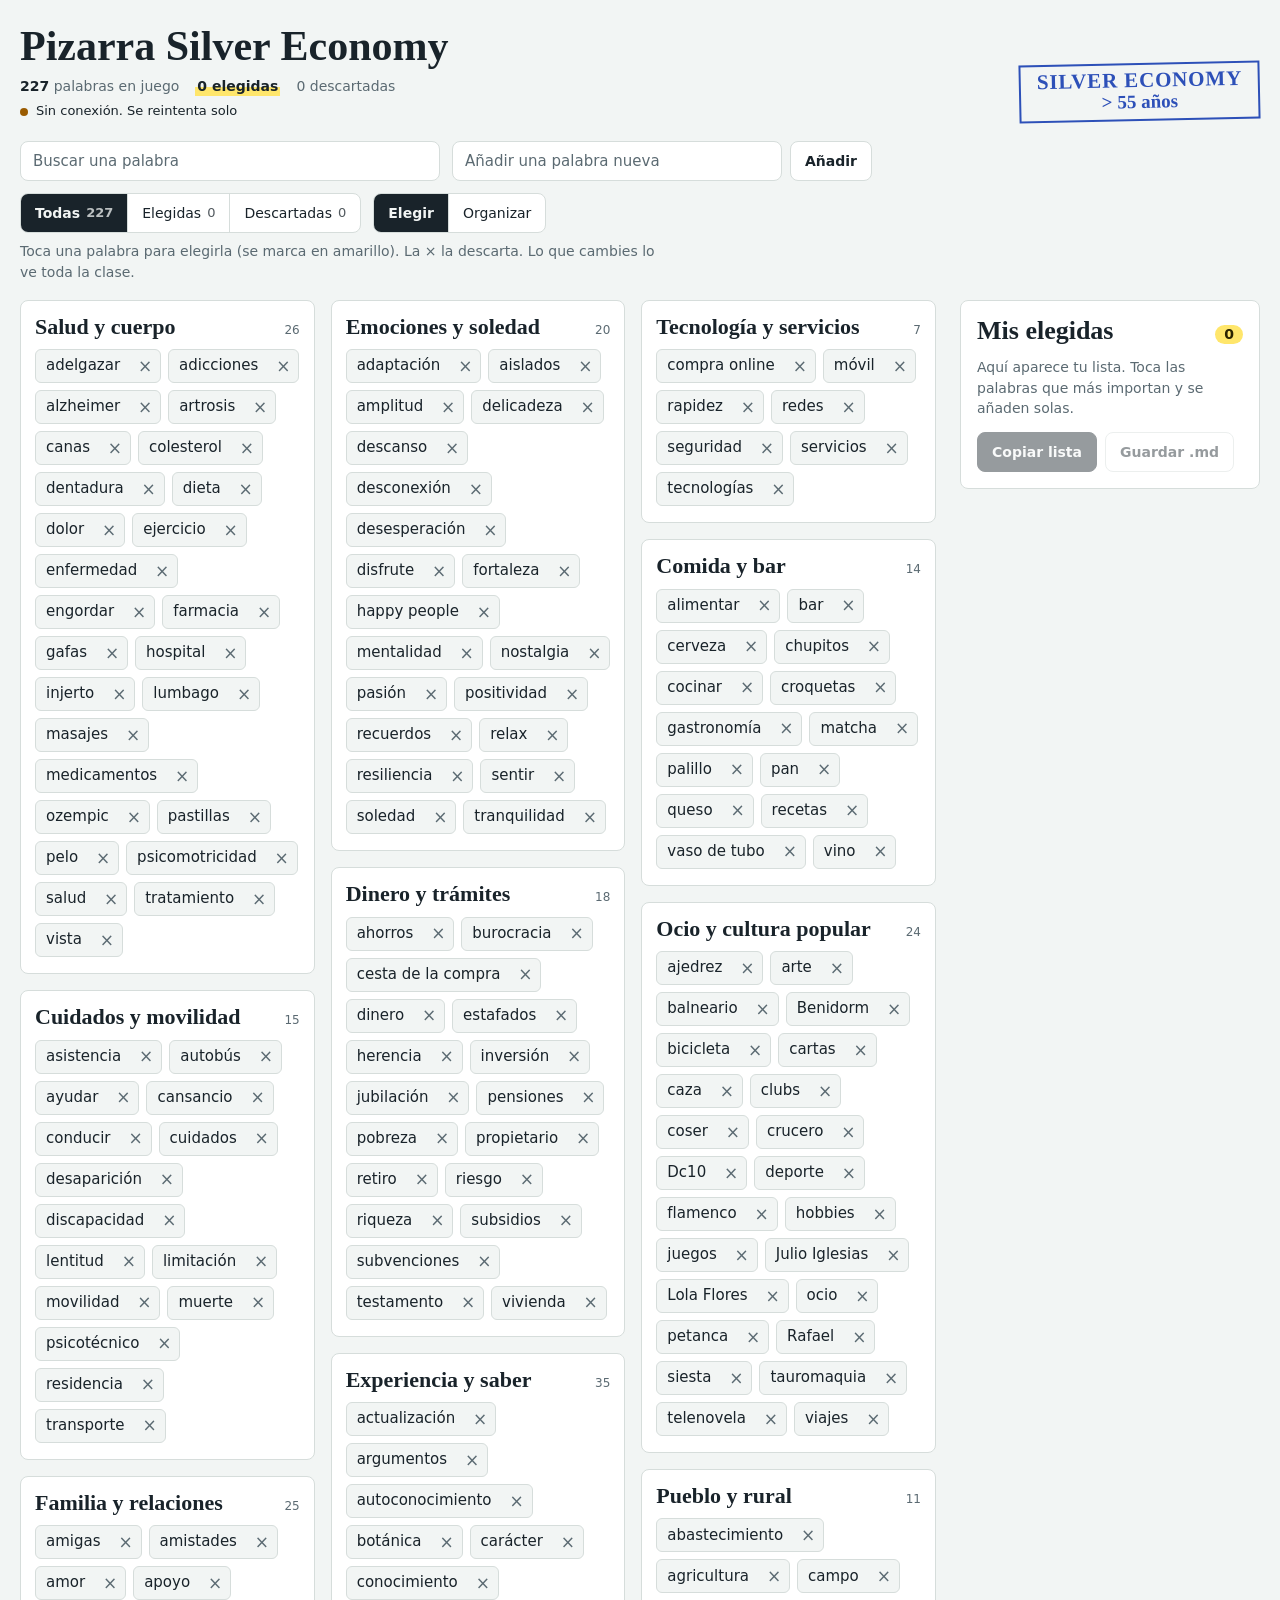
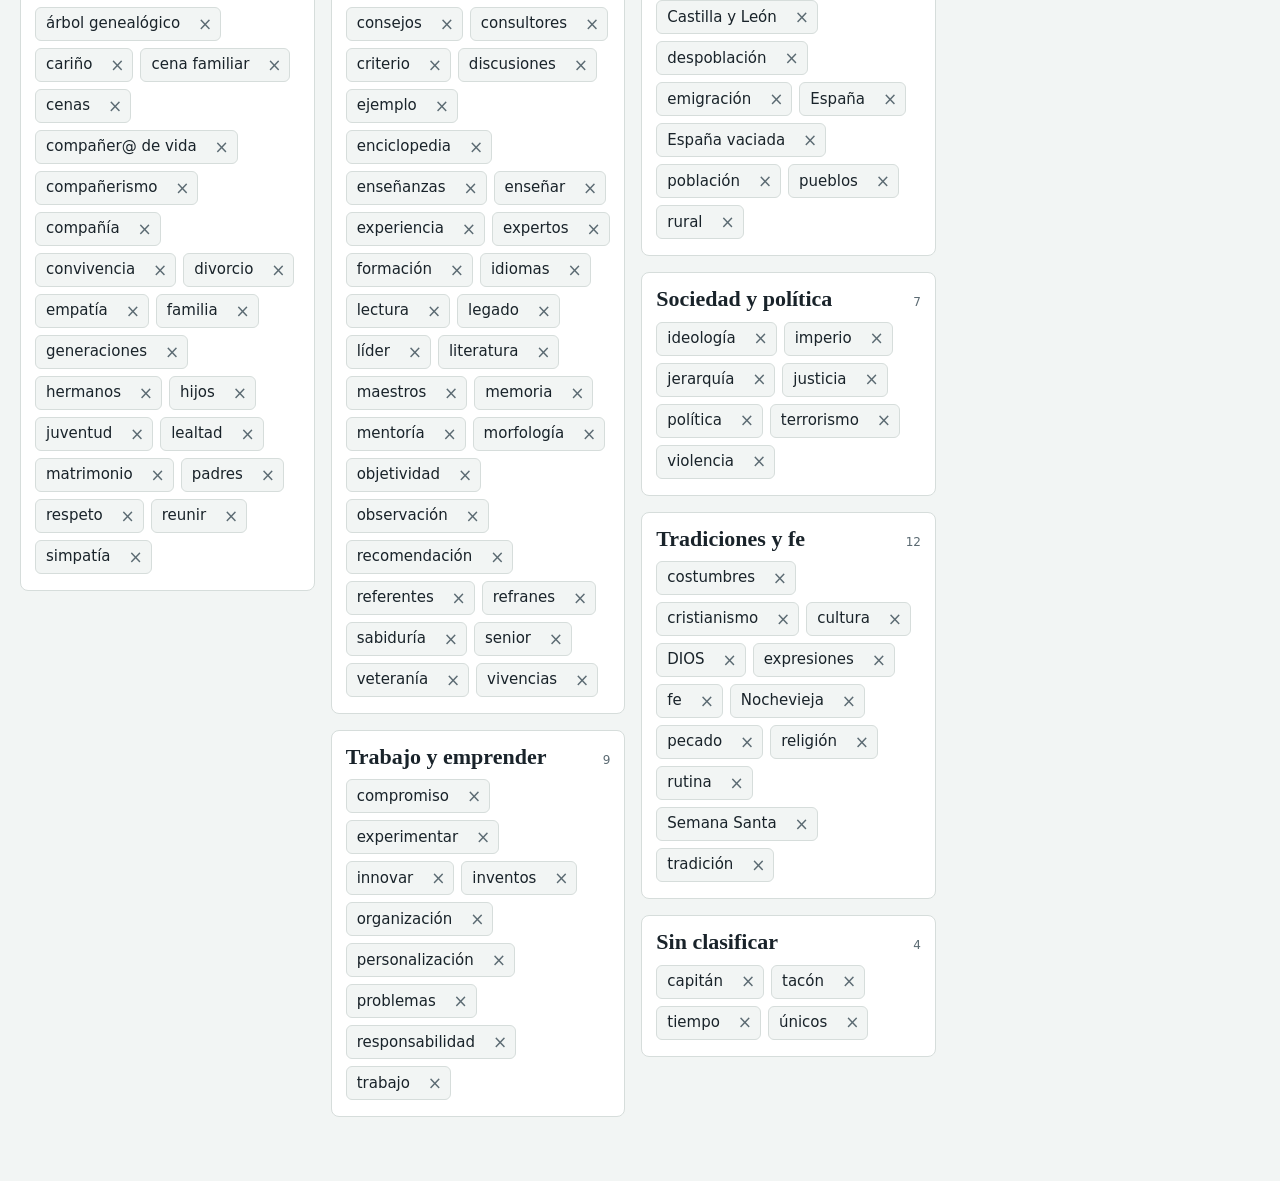
<file: silver-economy/index.html>
<!doctype html>
<html lang="es">
<head>
<meta charset="utf-8">
<meta name="viewport" content="width=device-width, initial-scale=1, viewport-fit=cover">
<meta name="robots" content="noindex, nofollow">
<meta name="color-scheme" content="light dark">
<title>Pizarra Silver Economy</title>
<style>
/* Cabecera con el recuadro de la pizarra; debajo, tarjetas de grupo en columnas y a la derecha la lista de elegidas. */
:root {
  --bg: #F2F5F4;
  --surface: #FFFFFF;
  --chip: #F2F5F4;
  --line: #D6DDDB;
  --fg: #19232A;
  --muted: #5B6A72;
  --hl: #FFE66B;
  --hl-line: #E3C535;
  --hl-ink: #2A2300;
  --frame: #2D50B8;
  --danger: #B3261E;
  --ok: #1E7B4F;
  --warn: #9A5B00;
  --font-display: "Segoe Print", "Bradley Hand", "Marker Felt", "Chalkboard SE", "Comic Sans MS", cursive;
  --font-body: system-ui, -apple-system, "Segoe UI", Roboto, "Helvetica Neue", Arial, sans-serif;
  color-scheme: light;
}
@media (prefers-color-scheme: dark) {
  :root {
    --bg: #12171B; --surface: #1A2127; --chip: #232B32; --line: #2F3A42;
    --fg: #E9EEF0; --muted: #9AA8B0; --hl: #F1D54A; --hl-line: #C9AE28; --hl-ink: #241E00;
    --frame: #7F9AF2; --danger: #F28B82; --ok: #5CC48A; --warn: #F0B14A;
    color-scheme: dark;
  }
}

* { box-sizing: border-box; }
html { background: var(--bg); }
body {
  margin: 0; background: var(--bg); color: var(--fg);
  font-family: var(--font-body); font-size: 15px; line-height: 1.45;
  padding-block: 24px 64px;
  padding-left: max(16px, env(safe-area-inset-left, 0px));
  padding-right: max(16px, env(safe-area-inset-right, 0px));
}
button, input, select, textarea { font: inherit; color: inherit; }
button { touch-action: manipulation; }
:focus-visible { outline: 2px solid var(--fg); outline-offset: 2px; }
.wrap { max-width: 1240px; margin: 0 auto; }

.head { display: flex; flex-wrap: wrap; align-items: flex-end; justify-content: space-between; gap: 16px 24px; margin-bottom: 20px; }
.head h1 { font-family: var(--font-display); font-weight: 700; font-size: 42px; line-height: 1.05; margin: 0 0 8px; text-wrap: balance; }
.stats { display: flex; flex-wrap: wrap; gap: 4px 16px; color: var(--muted); font-size: 14px; font-variant-numeric: tabular-nums; }
.stats b { color: var(--fg); font-weight: 600; }
.stats .hl-n { background: linear-gradient(transparent 55%, var(--hl) 55%); color: var(--fg); font-weight: 600; padding: 0 2px; }
.sync { margin-top: 6px; display: flex; align-items: center; gap: 8px; color: var(--muted); font-size: 13px; }
.sync::before { content: ""; width: 8px; height: 8px; border-radius: 50%; background: var(--muted); flex: none; }
.sync.ok::before { background: var(--ok); }
.sync.warn { color: var(--fg); }
.sync.warn::before { background: var(--warn); }
.frame { border: 2px solid var(--frame); color: var(--frame); font-family: var(--font-display); font-weight: 700; padding: 4px 16px 6px; text-align: center; line-height: 1.1; transform: rotate(-1.2deg); }
.frame span { display: block; font-size: 21px; letter-spacing: .04em; }
.frame small { display: block; font-size: 19px; }

.controls { display: flex; flex-direction: column; gap: 12px; margin-bottom: 8px; }
.row { display: flex; flex-wrap: wrap; gap: 10px 12px; align-items: center; }
.field { display: flex; flex: 1 1 220px; min-width: 0; max-width: 420px; }
.field input, .addform input { flex: 1; min-width: 0; height: 40px; padding: 0 12px; background: var(--surface); border: 1px solid var(--line); border-radius: 8px; }
.field input::placeholder, .addform input::placeholder { color: var(--muted); }
.addform { display: flex; flex: 1 1 260px; gap: 8px; max-width: 420px; }
.btn { display: inline-flex; align-items: center; justify-content: center; gap: 6px; min-height: 40px; padding: 0 14px; background: var(--surface); border: 1px solid var(--line); border-radius: 8px; font-weight: 600; font-size: 14px; cursor: pointer; }
.btn:hover { border-color: var(--muted); }
.btn.primary { background: var(--fg); color: var(--bg); border-color: var(--fg); }
.btn.link { border: 0; background: none; min-height: 32px; padding: 0 4px; color: var(--muted); font-weight: 500; text-decoration: underline; }
.btn[disabled] { opacity: .45; cursor: default; }
.seg { display: inline-flex; border: 1px solid var(--line); border-radius: 8px; overflow: hidden; background: var(--surface); }
.seg button { min-height: 38px; padding: 0 14px; border: 0; background: none; font-size: 14px; font-weight: 500; cursor: pointer; display: inline-flex; align-items: center; gap: 6px; }
.seg button + button { border-left: 1px solid var(--line); }
.seg button[aria-pressed="true"] { background: var(--fg); color: var(--bg); font-weight: 600; }
.seg .n { font-variant-numeric: tabular-nums; opacity: .75; font-size: 13px; }
.hint { margin: 4px 0 18px; color: var(--muted); font-size: 14px; max-width: 72ch; }

.layout { display: grid; grid-template-columns: minmax(0, 1fr); gap: 24px; align-items: start; }
@media (min-width: 980px) { .layout { grid-template-columns: minmax(0, 1fr) 300px; } .picked { position: sticky; top: 16px; max-height: calc(100vh - 32px); overflow: auto; } }
.board { column-width: 290px; column-gap: 16px; }
.group { break-inside: avoid; margin: 0 0 16px; padding: 14px 14px 16px; background: var(--surface); border: 1px solid var(--line); border-radius: 8px; }
.group.over { outline: 2px dashed var(--fg); outline-offset: -2px; }
.group-head { display: flex; align-items: baseline; justify-content: space-between; gap: 8px; margin-bottom: 10px; }
.group-head h2 { margin: 0; font-family: var(--font-display); font-weight: 700; font-size: 22px; line-height: 1.1; text-wrap: balance; min-width: 0; }
.group-head .meta { flex: none; color: var(--muted); font-size: 12px; font-variant-numeric: tabular-nums; white-space: nowrap; }
.chips { display: flex; flex-wrap: wrap; gap: 7px; }

.chip { display: inline-flex; align-items: stretch; max-width: 100%; min-height: 34px; background: var(--chip); border: 1px solid var(--line); border-radius: 6px; }
.chip-main { display: inline-flex; align-items: center; min-width: 0; padding: 0 10px; border: 0; background: none; text-align: left; cursor: pointer; overflow-wrap: anywhere; }
.chip-x { width: 30px; border: 0; background: none; color: var(--muted); font-size: 17px; line-height: 1; cursor: pointer; border-radius: 0 5px 5px 0; }
.chip-x:hover { color: var(--danger); }
.chip.is-elegida { background: var(--hl); border-color: var(--hl-line); color: var(--hl-ink); font-weight: 600; }
.chip.is-elegida .chip-x { color: var(--hl-ink); opacity: .6; }
.chip.is-elegida .chip-x:hover { opacity: 1; }
.chip.is-descartada .chip-main { color: var(--muted); text-decoration: line-through; }
.chip.is-descartada .chip-x { font-size: 15px; }
.board[data-mode="organizar"] .chip-x { display: none; }
.board[data-mode="organizar"] .chip-main { cursor: grab; padding-right: 12px; }

.empty { padding: 28px 4px; color: var(--muted); max-width: 52ch; }
.empty strong { display: block; color: var(--fg); font-size: 17px; margin-bottom: 4px; }

.picked { padding: 16px; background: var(--surface); border: 1px solid var(--line); border-radius: 8px; }
.picked h2 { display: flex; align-items: baseline; justify-content: space-between; margin: 0 0 12px; font-family: var(--font-display); font-weight: 700; font-size: 26px; line-height: 1.1; }
.picked h2 .n { font-family: var(--font-body); font-size: 14px; font-weight: 600; font-variant-numeric: tabular-nums; background: var(--hl); color: var(--hl-ink); padding: 2px 9px; border-radius: 99px; }
.sel-group { margin-bottom: 12px; }
.sel-group h3 { margin: 0 0 4px; font-size: 11px; letter-spacing: .08em; text-transform: uppercase; color: var(--muted); font-weight: 600; }
.sel-group ul { list-style: none; margin: 0; padding: 0; display: flex; flex-direction: column; gap: 2px; }
.sel-group li { display: flex; align-items: center; justify-content: space-between; gap: 8px; }
.sel-group li span { background: linear-gradient(transparent 58%, var(--hl) 58%); padding: 0 2px; font-weight: 500; overflow-wrap: anywhere; }
.sel-group li button { flex: none; width: 28px; height: 28px; border: 0; background: none; color: var(--muted); cursor: pointer; font-size: 16px; }
.sel-group li button:hover { color: var(--danger); }
.picked .none { color: var(--muted); font-size: 14px; margin: 0 0 12px; }
.picked .actions { display: flex; flex-wrap: wrap; gap: 8px; margin-top: 14px; }
.picked textarea { width: 100%; height: 140px; margin-top: 10px; padding: 8px; background: var(--chip); border: 1px solid var(--line); border-radius: 6px; font-size: 13px; resize: vertical; }

.sheet { position: fixed; inset: 0; z-index: 20; display: grid; place-items: center; padding: 16px; background: rgba(8, 12, 14, .5); }
.sheet-card { width: min(420px, 100%); display: flex; flex-direction: column; gap: 6px; padding: 18px; background: var(--surface); border: 1px solid var(--line); border-radius: 10px; }
.sheet-card h3 { margin: 0 0 6px; font-family: var(--font-display); font-size: 24px; font-weight: 700; line-height: 1.1; }
.sheet-card label { font-size: 12px; font-weight: 600; letter-spacing: .06em; text-transform: uppercase; color: var(--muted); margin-top: 6px; }
.sheet-card input, .sheet-card select { height: 40px; padding: 0 10px; background: var(--chip); border: 1px solid var(--line); border-radius: 8px; }
.sheet-card .row { margin-top: 14px; }

.toast { position: fixed; left: 50%; transform: translateX(-50%); bottom: calc(16px + env(safe-area-inset-bottom, 0px)); z-index: 30; display: flex; align-items: center; gap: 14px; max-width: calc(100% - 32px); padding: 10px 14px; background: var(--fg); color: var(--bg); border-radius: 8px; font-size: 14px; }
.toast button { background: none; border: 0; color: var(--hl); font-weight: 700; cursor: pointer; padding: 4px; }
.toast button:focus-visible { outline-color: var(--bg); }
[hidden] { display: none !important; }
@media (prefers-reduced-motion: no-preference) { .toast { animation: up .18s ease-out; } @keyframes up { from { opacity: 0; transform: translate(-50%, 8px); } } }
@media (max-width: 520px) { .head h1 { font-size: 34px; } }
</style>
</head>
<body>
<div class="wrap">
  <header class="head">
    <div>
      <h1>Pizarra Silver Economy</h1>
      <div class="stats" id="stats" aria-live="polite"></div>
      <div class="sync" id="sync" aria-live="polite">Conectando con la clase…</div>
    </div>
    <div class="frame" aria-hidden="true"><span>SILVER ECONOMY</span><small>&gt; 55 años</small></div>
  </header>

  <section class="controls" aria-label="Controles">
    <div class="row">
      <div class="field"><input id="q" type="search" placeholder="Buscar una palabra" autocomplete="off" aria-label="Buscar una palabra"></div>
      <form class="addform" id="addform"><input id="add" type="text" maxlength="60" placeholder="Añadir una palabra nueva" autocomplete="off" aria-label="Añadir una palabra nueva"><button class="btn" type="submit">Añadir</button></form>
    </div>
    <div class="row">
      <div class="seg" role="group" aria-label="Qué palabras ver" id="views"></div>
      <div class="seg" role="group" aria-label="Qué hace tocar una palabra" id="modes">
        <button type="button" data-mode="elegir" aria-pressed="true">Elegir</button>
        <button type="button" data-mode="organizar" aria-pressed="false">Organizar</button>
      </div>
    </div>
  </section>
  <p class="hint" id="hint"></p>

  <div class="layout">
    <main class="board" id="board" data-mode="elegir"></main>
    <aside class="picked" id="picked" aria-label="Mis elegidas"></aside>
  </div>
</div>

<div class="sheet" id="sheet" hidden>
  <form class="sheet-card" id="sheet-form" role="dialog" aria-modal="true" aria-labelledby="sheet-title">
    <h3 id="sheet-title">Editar palabra</h3>
    <label for="ed-texto">Palabra</label>
    <input id="ed-texto" type="text" maxlength="60" required>
    <label for="ed-grupo">Grupo</label>
    <select id="ed-grupo"></select>
    <div id="ed-nuevo-wrap" hidden>
      <label for="ed-nuevo" style="display:block;margin-bottom:6px">Nombre del grupo nuevo</label>
      <input id="ed-nuevo" type="text" maxlength="40" style="width:100%">
    </div>
    <div class="row">
      <button class="btn primary" type="submit">Guardar</button>
      <button class="btn" type="button" id="ed-descartar">Descartar</button>
      <button class="btn" type="button" id="ed-cancelar">Cancelar</button>
    </div>
  </form>
</div>

<div class="toast" id="toast" role="status" hidden></div>

<script>
(function () {
  "use strict";
  /* Palabras de la pizarra: id -> [palabra, grupo]. El grupo vacío es "Sin clasificar". */
  var BASE = {"w001":["dentadura","Salud y cuerpo"],"w002":["gafas","Salud y cuerpo"],"w003":["vista","Salud y cuerpo"],"w004":["adelgazar","Salud y cuerpo"],"w005":["masajes","Salud y cuerpo"],"w006":["colesterol","Salud y cuerpo"],"w007":["medicamentos","Salud y cuerpo"],"w008":["pastillas","Salud y cuerpo"],"w009":["alzheimer","Salud y cuerpo"],"w010":["psicomotricidad","Salud y cuerpo"],"w011":["hospital","Salud y cuerpo"],"w012":["adicciones","Salud y cuerpo"],"w013":["farmacia","Salud y cuerpo"],"w014":["ozempic","Salud y cuerpo"],"w015":["dolor","Salud y cuerpo"],"w016":["lumbago","Salud y cuerpo"],"w017":["artrosis","Salud y cuerpo"],"w018":["enfermedad","Salud y cuerpo"],"w019":["tratamiento","Salud y cuerpo"],"w020":["dieta","Salud y cuerpo"],"w021":["ejercicio","Salud y cuerpo"],"w022":["engordar","Salud y cuerpo"],"w023":["salud","Salud y cuerpo"],"w024":["pelo","Salud y cuerpo"],"w025":["canas","Salud y cuerpo"],"w026":["injerto","Salud y cuerpo"],"w027":["cuidados","Cuidados y movilidad"],"w028":["asistencia","Cuidados y movilidad"],"w029":["residencia","Cuidados y movilidad"],"w030":["discapacidad","Cuidados y movilidad"],"w031":["conducir","Cuidados y movilidad"],"w032":["desaparición","Cuidados y movilidad"],"w033":["cansancio","Cuidados y movilidad"],"w034":["limitación","Cuidados y movilidad"],"w035":["lentitud","Cuidados y movilidad"],"w036":["muerte","Cuidados y movilidad"],"w037":["movilidad","Cuidados y movilidad"],"w038":["psicotécnico","Cuidados y movilidad"],"w039":["transporte","Cuidados y movilidad"],"w040":["autobús","Cuidados y movilidad"],"w041":["ayudar","Cuidados y movilidad"],"w042":["familia","Familia y relaciones"],"w043":["hijos","Familia y relaciones"],"w044":["hermanos","Familia y relaciones"],"w045":["padres","Familia y relaciones"],"w046":["matrimonio","Familia y relaciones"],"w047":["divorcio","Familia y relaciones"],"w048":["amor","Familia y relaciones"],"w049":["cariño","Familia y relaciones"],"w050":["amistades","Familia y relaciones"],"w051":["compañía","Familia y relaciones"],"w052":["compañerismo","Familia y relaciones"],"w053":["cena familiar","Familia y relaciones"],"w054":["árbol genealógico","Familia y relaciones"],"w055":["cenas","Familia y relaciones"],"w056":["juventud","Familia y relaciones"],"w057":["respeto","Familia y relaciones"],"w058":["lealtad","Familia y relaciones"],"w059":["empatía","Familia y relaciones"],"w060":["amigas","Familia y relaciones"],"w061":["convivencia","Familia y relaciones"],"w062":["generaciones","Familia y relaciones"],"w063":["apoyo","Familia y relaciones"],"w064":["simpatía","Familia y relaciones"],"w065":["reunir","Familia y relaciones"],"w066":["compañer@ de vida","Familia y relaciones"],"w067":["sentir","Emociones y soledad"],"w068":["delicadeza","Emociones y soledad"],"w069":["tranquilidad","Emociones y soledad"],"w070":["pasión","Emociones y soledad"],"w071":["disfrute","Emociones y soledad"],"w072":["descanso","Emociones y soledad"],"w073":["adaptación","Emociones y soledad"],"w074":["desesperación","Emociones y soledad"],"w075":["recuerdos","Emociones y soledad"],"w076":["mentalidad","Emociones y soledad"],"w077":["fortaleza","Emociones y soledad"],"w078":["happy people","Emociones y soledad"],"w079":["soledad","Emociones y soledad"],"w080":["aislados","Emociones y soledad"],"w081":["nostalgia","Emociones y soledad"],"w082":["desconexión","Emociones y soledad"],"w083":["relax","Emociones y soledad"],"w084":["positividad","Emociones y soledad"],"w085":["resiliencia","Emociones y soledad"],"w086":["amplitud","Emociones y soledad"],"w087":["pensiones","Dinero y trámites"],"w088":["subsidios","Dinero y trámites"],"w089":["pobreza","Dinero y trámites"],"w090":["burocracia","Dinero y trámites"],"w091":["propietario","Dinero y trámites"],"w092":["vivienda","Dinero y trámites"],"w093":["jubilación","Dinero y trámites"],"w094":["testamento","Dinero y trámites"],"w095":["cesta de la compra","Dinero y trámites"],"w096":["ahorros","Dinero y trámites"],"w097":["inversión","Dinero y trámites"],"w098":["subvenciones","Dinero y trámites"],"w099":["dinero","Dinero y trámites"],"w100":["riqueza","Dinero y trámites"],"w101":["estafados","Dinero y trámites"],"w102":["retiro","Dinero y trámites"],"w103":["riesgo","Dinero y trámites"],"w104":["herencia","Dinero y trámites"],"w105":["experiencia","Experiencia y saber"],"w106":["conocimiento","Experiencia y saber"],"w107":["sabiduría","Experiencia y saber"],"w108":["mentoría","Experiencia y saber"],"w109":["maestros","Experiencia y saber"],"w110":["enseñanzas","Experiencia y saber"],"w111":["enseñar","Experiencia y saber"],"w112":["consejos","Experiencia y saber"],"w113":["observación","Experiencia y saber"],"w114":["actualización","Experiencia y saber"],"w115":["idiomas","Experiencia y saber"],"w116":["lectura","Experiencia y saber"],"w117":["referentes","Experiencia y saber"],"w118":["expertos","Experiencia y saber"],"w119":["consultores","Experiencia y saber"],"w120":["líder","Experiencia y saber"],"w121":["formación","Experiencia y saber"],"w122":["memoria","Experiencia y saber"],"w123":["enciclopedia","Experiencia y saber"],"w124":["literatura","Experiencia y saber"],"w125":["refranes","Experiencia y saber"],"w126":["recomendación","Experiencia y saber"],"w127":["ejemplo","Experiencia y saber"],"w128":["veteranía","Experiencia y saber"],"w129":["criterio","Experiencia y saber"],"w130":["objetividad","Experiencia y saber"],"w131":["argumentos","Experiencia y saber"],"w132":["discusiones","Experiencia y saber"],"w133":["botánica","Experiencia y saber"],"w134":["morfología","Experiencia y saber"],"w135":["autoconocimiento","Experiencia y saber"],"w136":["senior","Experiencia y saber"],"w137":["legado","Experiencia y saber"],"w138":["vivencias","Experiencia y saber"],"w139":["carácter","Experiencia y saber"],"w140":["personalización","Trabajo y emprender"],"w141":["trabajo","Trabajo y emprender"],"w142":["compromiso","Trabajo y emprender"],"w143":["responsabilidad","Trabajo y emprender"],"w144":["organización","Trabajo y emprender"],"w145":["innovar","Trabajo y emprender"],"w146":["inventos","Trabajo y emprender"],"w147":["experimentar","Trabajo y emprender"],"w148":["problemas","Trabajo y emprender"],"w149":["tecnologías","Tecnología y servicios"],"w150":["compra online","Tecnología y servicios"],"w151":["servicios","Tecnología y servicios"],"w152":["rapidez","Tecnología y servicios"],"w153":["móvil","Tecnología y servicios"],"w154":["redes","Tecnología y servicios"],"w155":["seguridad","Tecnología y servicios"],"w156":["cerveza","Comida y bar"],"w157":["chupitos","Comida y bar"],"w158":["palillo","Comida y bar"],"w159":["queso","Comida y bar"],"w160":["matcha","Comida y bar"],"w161":["croquetas","Comida y bar"],"w162":["vino","Comida y bar"],"w163":["cocinar","Comida y bar"],"w164":["gastronomía","Comida y bar"],"w165":["vaso de tubo","Comida y bar"],"w166":["recetas","Comida y bar"],"w167":["pan","Comida y bar"],"w168":["alimentar","Comida y bar"],"w169":["bar","Comida y bar"],"w170":["Julio Iglesias","Ocio y cultura popular"],"w171":["Rafael","Ocio y cultura popular"],"w172":["crucero","Ocio y cultura popular"],"w173":["clubs","Ocio y cultura popular"],"w174":["ajedrez","Ocio y cultura popular"],"w175":["juegos","Ocio y cultura popular"],"w176":["bicicleta","Ocio y cultura popular"],"w177":["hobbies","Ocio y cultura popular"],"w178":["ocio","Ocio y cultura popular"],"w179":["Benidorm","Ocio y cultura popular"],"w180":["Dc10","Ocio y cultura popular"],"w181":["deporte","Ocio y cultura popular"],"w182":["tauromaquia","Ocio y cultura popular"],"w183":["flamenco","Ocio y cultura popular"],"w184":["Lola Flores","Ocio y cultura popular"],"w185":["telenovela","Ocio y cultura popular"],"w186":["siesta","Ocio y cultura popular"],"w187":["viajes","Ocio y cultura popular"],"w188":["petanca","Ocio y cultura popular"],"w189":["caza","Ocio y cultura popular"],"w190":["coser","Ocio y cultura popular"],"w191":["cartas","Ocio y cultura popular"],"w192":["arte","Ocio y cultura popular"],"w193":["balneario","Ocio y cultura popular"],"w194":["agricultura","Pueblo y rural"],"w195":["pueblos","Pueblo y rural"],"w196":["campo","Pueblo y rural"],"w197":["rural","Pueblo y rural"],"w198":["España","Pueblo y rural"],"w199":["España vaciada","Pueblo y rural"],"w200":["despoblación","Pueblo y rural"],"w201":["emigración","Pueblo y rural"],"w202":["población","Pueblo y rural"],"w203":["Castilla y León","Pueblo y rural"],"w204":["abastecimiento","Pueblo y rural"],"w205":["política","Sociedad y política"],"w206":["justicia","Sociedad y política"],"w207":["ideología","Sociedad y política"],"w208":["terrorismo","Sociedad y política"],"w209":["jerarquía","Sociedad y política"],"w210":["violencia","Sociedad y política"],"w211":["imperio","Sociedad y política"],"w212":["DIOS","Tradiciones y fe"],"w213":["tradición","Tradiciones y fe"],"w214":["costumbres","Tradiciones y fe"],"w215":["cultura","Tradiciones y fe"],"w216":["Semana Santa","Tradiciones y fe"],"w217":["rutina","Tradiciones y fe"],"w218":["expresiones","Tradiciones y fe"],"w219":["Nochevieja","Tradiciones y fe"],"w220":["fe","Tradiciones y fe"],"w221":["religión","Tradiciones y fe"],"w222":["cristianismo","Tradiciones y fe"],"w223":["pecado","Tradiciones y fe"],"w224":["capitán",""],"w225":["tiempo",""],"w226":["tacón",""],"w227":["únicos",""]};
  var GROUP_ORDER = ["Salud y cuerpo", "Cuidados y movilidad", "Familia y relaciones", "Emociones y soledad", "Dinero y trámites", "Experiencia y saber", "Trabajo y emprender", "Tecnología y servicios", "Comida y bar", "Ocio y cultura popular", "Pueblo y rural", "Sociedad y política", "Tradiciones y fe"];
  var NONE = "Sin clasificar";

  var $ = function (s) { return document.querySelector(s); };
  var esc = function (s) { return String(s).replace(/[&<>"']/g, function (c) { return { "&": "&amp;", "<": "&lt;", ">": "&gt;", '"': "&quot;", "'": "&#39;" }[c]; }); };
  var norm = function (s) { return String(s).normalize("NFD").replace(/[̀-ͯ]/g, "").toLowerCase().trim(); };
  var gname = function (g) { return g || NONE; };

  /* La pizarra es compartida: el estado vive en un servidor (Cloudflare Worker + D1) y lo ve toda la clase.
     En el navegador solo se guarda la vista elegida y los cambios que aún no se han podido enviar. */
  var API = "https://silver-economy.beltranfersan.workers.dev/api";
  var KEY_UI = "fag2bach-silver-economy-v1";
  var KEY_PEND = "fag2bach-silver-economy-pendiente";
  var saved = { ui: {} }, oldChanges = null;
  try {
    var raw = localStorage.getItem(KEY_UI), parsed = raw ? JSON.parse(raw) : null;
    if (parsed) { saved.ui = parsed.ui || {}; if (parsed.w && Object.keys(parsed.w).length) oldChanges = parsed.w; }
  } catch (e) {}
  var ui = { view: saved.ui.view || "todas", mode: saved.ui.mode || "elegir", q: "" };
  var editingId = null, toastTimer = null, downloadUrl = null;
  function saveUi() { try { localStorage.setItem(KEY_UI, JSON.stringify({ ui: { view: ui.view, mode: ui.mode } })); } catch (e) {} }

  var server = {}, pending = {}, inflight = {}, maxT = 0, loadedOnce = false, online = null;
  Object.keys(BASE).forEach(function (id) { server[id] = { texto: BASE[id][0], grupo: BASE[id][1], estado: "" }; });
  try { pending = JSON.parse(localStorage.getItem(KEY_PEND) || "{}") || {}; } catch (e) { pending = {}; }
  if (oldChanges) { for (var oid in oldChanges) pending[oid] = Object.assign({}, oldChanges[oid], pending[oid]); }
  function persistPending() { try { localStorage.setItem(KEY_PEND, JSON.stringify(pending)); } catch (e) {} }
  if (oldChanges) { persistPending(); saveUi(); }

  function words() {
    var out = {}, id;
    [server, inflight, pending].forEach(function (layer) { for (id in layer) out[id] = Object.assign({}, out[id], layer[id]); });
    for (id in out) if (typeof out[id].texto !== "string") delete out[id];
    return out;
  }
  function list() { var w = words(); return Object.keys(w).map(function (id) { return Object.assign({ id: id }, w[id]); }); }

  function apply(changes) {
    for (var id in changes) pending[id] = Object.assign(pending[id] || {}, changes[id]);
    persistPending(); render(); touch(); scheduleFlush(300);
  }
  function patch(changes, message) {
    var cur = words(), prev = {};
    for (var id in changes) { prev[id] = {}; for (var k in changes[id]) prev[id][k] = cur[id] && cur[id][k] != null ? cur[id][k] : ""; }
    apply(changes);
    if (message) toast(message, function () { apply(prev); hideToast(); });
  }

  /* envío: se agrupan los cambios y, si falla la red, se reintenta con espera creciente */
  var flushing = false, flushTimer = null, retryMs = 3000;
  function scheduleFlush(ms) { clearTimeout(flushTimer); flushTimer = setTimeout(flush, ms); }
  async function flush() {
    if (flushing || !Object.keys(pending).length) return;
    flushing = true;
    var ids = Object.keys(pending).slice(0, 50);
    ids.forEach(function (id) { inflight[id] = pending[id]; delete pending[id]; });
    var ok = false;
    try {
      var r = await fetch(API + "/cambios", { method: "POST", headers: { "content-type": "application/json" }, body: JSON.stringify({ cambios: inflight }) });
      if (r.status === 400 || r.status === 409 || r.status === 413) { inflight = {}; toast("El servidor no aceptó ese cambio."); ok = true; }
      else if (!r.ok) throw new Error("http " + r.status);
      else { for (var id in inflight) server[id] = Object.assign({}, server[id], inflight[id]); inflight = {}; ok = true; }
      retryMs = 3000; setOnline(true);
    } catch (e) {
      for (var j in inflight) pending[j] = Object.assign({}, inflight[j], pending[j]);
      inflight = {}; setOnline(false); scheduleFlush(retryMs); retryMs = Math.min(retryMs * 2, 30000);
    }
    flushing = false; persistPending(); render();
    if (ok && Object.keys(pending).length) scheduleFlush(300);
  }

  /* lectura: cada pocos segundos mientras haya actividad; se duerme sola si nadie toca nada */
  var pollTimer = null, pollMs = 6000, lastActivity = Date.now(), sleeping = false;
  function touch() {
    lastActivity = Date.now(); pollMs = Math.min(pollMs, 6000);
    if (sleeping) { sleeping = false; poll(); }
  }
  async function poll() {
    clearTimeout(pollTimer);
    if (document.hidden) return;
    if (Date.now() - lastActivity > 5 * 60 * 1000) { sleeping = true; return; }
    try {
      var r = await fetch(API + "/estado?desde=" + (loadedOnce ? Math.max(1, maxT - 5000) : 0));
      if (!r.ok) throw new Error("http " + r.status);
      var d = await r.json(), changed = !loadedOnce;
      d.filas.forEach(function (f) {
        if (f.t > maxT) maxT = f.t;
        var cur = server[f.id];
        if (!cur || cur.texto !== f.texto || cur.grupo !== f.grupo || cur.estado !== f.estado) { server[f.id] = { texto: f.texto, grupo: f.grupo, estado: f.estado }; changed = true; }
      });
      loadedOnce = true; setOnline(true);
      if (changed) { render(); pollMs = 6000; } else pollMs = Math.min(Math.round(pollMs * 1.5), 30000);
    } catch (e) { setOnline(false); pollMs = Math.min(pollMs * 2, 30000); }
    pollTimer = setTimeout(poll, pollMs);
  }
  function setOnline(v) { if (online !== v) { online = v; renderSync(); } }
  function renderSync() {
    var el = $("#sync"), n = Object.keys(pending).length + Object.keys(inflight).length;
    el.className = "sync " + (online === false ? "warn" : online ? "ok" : "");
    el.textContent = online === null ? "Conectando con la clase…"
      : online === false ? "Sin conexión" + (n ? ": " + n + (n === 1 ? " cambio espera" : " cambios esperan") + " para enviarse" : ". Se reintenta solo")
      : "Compartida con toda la clase. Se actualiza sola.";
  }
  function arranque() {
    ["pointerdown", "keydown", "input"].forEach(function (ev) { document.addEventListener(ev, touch, { passive: true }); });
    document.addEventListener("visibilitychange", function () { if (!document.hidden) { sleeping = false; lastActivity = Date.now(); poll(); } });
    window.addEventListener("online", function () { scheduleFlush(200); poll(); });
    poll();
    if (Object.keys(pending).length) scheduleFlush(600);
  }

  function visible(w) {
    var s = w.estado || "";
    if (ui.view === "todas" && s === "descartada") return false;
    if (ui.view === "elegidas" && s !== "elegida") return false;
    if (ui.view === "descartadas" && s !== "descartada") return false;
    if (ui.q && norm(w.texto).indexOf(norm(ui.q)) < 0) return false;
    return true;
  }
  function groupRank(g) { if (!g) return 1e6; var i = GROUP_ORDER.indexOf(g); return i < 0 ? 1000 : i; }
  function byGroup(items) {
    var m = {};
    items.forEach(function (w) { var g = w.grupo || ""; (m[g] = m[g] || []).push(w); });
    return Object.keys(m).sort(function (a, b) { return groupRank(a) - groupRank(b) || a.localeCompare(b, "es"); }).map(function (g) {
      return { name: g, items: m[g].sort(function (a, b) { return a.texto.localeCompare(b.texto, "es"); }) };
    });
  }

  function render() {
    var f = document.activeElement, keep = f && f.dataset && f.dataset.act ? { act: f.dataset.act, id: f.dataset.id } : null;
    var all = list();
    var nTodas = all.filter(function (w) { return w.estado !== "descartada"; }).length;
    var nEleg = all.filter(function (w) { return w.estado === "elegida"; }).length;
    var nDesc = all.filter(function (w) { return w.estado === "descartada"; }).length;

    $("#stats").innerHTML = "<span><b>" + nTodas + "</b> palabras en juego</span><span class=\"hl-n\">" + nEleg + " elegidas</span><span>" + nDesc + " descartadas</span>";
    $("#views").innerHTML = [["todas", "Todas", nTodas], ["elegidas", "Elegidas", nEleg], ["descartadas", "Descartadas", nDesc]].map(function (v) {
      return "<button type=\"button\" data-view=\"" + v[0] + "\" aria-pressed=\"" + (ui.view === v[0]) + "\">" + v[1] + " <span class=\"n\">" + v[2] + "</span></button>";
    }).join("");
    document.querySelectorAll("#modes button").forEach(function (b) { b.setAttribute("aria-pressed", String(b.dataset.mode === ui.mode)); });
    $("#hint").textContent = ui.view === "descartadas"
      ? "Estas palabras están fuera del juego. Toca una para devolverla."
      : ui.mode === "elegir"
        ? "Toca una palabra para elegirla (se marca en amarillo). La × la descarta. Lo que cambies lo ve toda la clase."
        : "Toca una palabra para editarla o cambiarla de grupo. En ordenador también puedes arrastrarla a otro grupo.";

    renderSync();
    renderBoard(all);
    renderPicked(all);
    if (keep) { var el = document.querySelector("[data-act=\"" + keep.act + "\"][data-id=\"" + keep.id + "\"]"); if (el) el.focus(); }
  }

  function chip(w) {
    var s = w.estado || "", cls = s === "elegida" ? " is-elegida" : s === "descartada" ? " is-descartada" : "";
    var act = ui.view === "descartadas" ? "restore" : ui.mode === "organizar" ? "edit" : "pick";
    var pressed = act === "pick" ? " aria-pressed=\"" + (s === "elegida") + "\"" : "";
    var x = s === "descartada"
      ? "<button type=\"button\" class=\"chip-x\" data-act=\"restore\" data-id=\"" + w.id + "\" aria-label=\"Devolver " + esc(w.texto) + "\" title=\"Devolver\">↺</button>"
      : "<button type=\"button\" class=\"chip-x\" data-act=\"drop\" data-id=\"" + w.id + "\" aria-label=\"Descartar " + esc(w.texto) + "\" title=\"Descartar\">×</button>";
    return "<span class=\"chip" + cls + "\" draggable=\"true\" data-id=\"" + w.id + "\"><button type=\"button\" class=\"chip-main\" data-act=\"" + act + "\" data-id=\"" + w.id + "\"" + pressed + ">" + esc(w.texto) + "</button>" + x + "</span>";
  }

  function renderBoard(all) {
    var board = $("#board");
    board.dataset.mode = ui.mode;
    var groups = byGroup(all.filter(visible));
    if (!groups.length) {
      var msg = ui.q ? "Ninguna palabra coincide con «" + esc(ui.q) + "»." : ui.view === "elegidas" ? "Todavía no has elegido ninguna. Vuelve a «Todas» y toca las palabras que más importan." : ui.view === "descartadas" ? "No has descartado ninguna palabra." : "No quedan palabras en juego.";
      board.innerHTML = "<div class=\"empty\"><strong>Nada que mostrar</strong>" + msg + "</div>"; return;
    }
    board.innerHTML = groups.map(function (g) {
      var eleg = g.items.filter(function (w) { return w.estado === "elegida"; }).length;
      return "<section class=\"group\" data-group=\"" + esc(g.name) + "\"><div class=\"group-head\"><h2>" + esc(gname(g.name)) + "</h2><span class=\"meta\">" + g.items.length + (eleg ? " · " + eleg + " elegidas" : "") + "</span></div><div class=\"chips\">" + g.items.map(chip).join("") + "</div></section>";
    }).join("");
  }

  function pickedText(all) {
    var sel = all.filter(function (w) { return w.estado === "elegida"; });
    var md = "# Palabras elegidas · Silver Economy (>55 años)\n\n";
    byGroup(sel).forEach(function (g) { md += "## " + gname(g.name) + "\n" + g.items.map(function (w) { return "- " + w.texto; }).join("\n") + "\n\n"; });
    return { n: sel.length, md: md.trim() + "\n", groups: byGroup(sel) };
  }
  function renderPicked(all) {
    var p = pickedText(all), el = $("#picked");
    var body = p.n ? p.groups.map(function (g) {
      return "<div class=\"sel-group\"><h3>" + esc(gname(g.name)) + "</h3><ul>" + g.items.map(function (w) {
        return "<li><span>" + esc(w.texto) + "</span><button type=\"button\" data-act=\"unpick\" data-id=\"" + w.id + "\" aria-label=\"Quitar " + esc(w.texto) + " de las elegidas\">×</button></li>";
      }).join("") + "</ul></div>";
    }).join("") : "<p class=\"none\">Aquí aparece tu lista. Toca las palabras que más importan y se añaden solas.</p>";
    var fb = el.querySelector("textarea"), keepFb = fb && !fb.hidden;
    el.innerHTML = "<h2>Mis elegidas <span class=\"n\">" + p.n + "</span></h2>" + body +
      "<div class=\"actions\"><button class=\"btn primary\" type=\"button\" data-act=\"copy\"" + (p.n ? "" : " disabled") + ">Copiar lista</button>" +
      "<button class=\"btn\" type=\"button\" data-act=\"save\"" + (p.n ? "" : " disabled") + ">Guardar .md</button></div>" +
      "<textarea id=\"copy-fallback\" readonly hidden aria-label=\"Lista para copiar\"></textarea>";
    if (keepFb) { var t = el.querySelector("textarea"); t.hidden = false; t.value = p.md; }
  }

  function toast(msg, undo) {
    var t = $("#toast"); t.hidden = false; t.innerHTML = "<span>" + esc(msg) + "</span>";
    if (undo) { var b = document.createElement("button"); b.type = "button"; b.textContent = "Deshacer"; b.onclick = undo; t.appendChild(b); }
    clearTimeout(toastTimer); toastTimer = setTimeout(hideToast, undo ? 7000 : 5000);
  }
  function hideToast() { $("#toast").hidden = true; }

  function openSheet(id) {
    var w = words()[id]; if (!w) return;
    editingId = id;
    $("#ed-texto").value = w.texto;
    var names = {}; list().forEach(function (x) { if (x.grupo) names[x.grupo] = 1; });
    var opts = Object.keys(names).sort(function (a, b) { return groupRank(a) - groupRank(b) || a.localeCompare(b, "es"); });
    $("#ed-grupo").innerHTML = opts.map(function (g) { return "<option value=\"" + esc(g) + "\">" + esc(g) + "</option>"; }).join("") + "<option value=\"\">" + NONE + "</option><option value=\"__nuevo\">+ Grupo nuevo…</option>";
    $("#ed-grupo").value = w.grupo || "";
    $("#ed-nuevo-wrap").hidden = true; $("#ed-nuevo").value = "";
    $("#ed-descartar").hidden = w.estado === "descartada";
    $("#sheet").hidden = false; $("#ed-texto").focus(); $("#ed-texto").select();
  }
  function closeSheet() { $("#sheet").hidden = true; editingId = null; }
  $("#ed-grupo").addEventListener("change", function () { var n = this.value === "__nuevo"; $("#ed-nuevo-wrap").hidden = !n; if (n) $("#ed-nuevo").focus(); });
  $("#ed-cancelar").addEventListener("click", closeSheet);
  $("#sheet").addEventListener("click", function (e) { if (e.target === this) closeSheet(); });
  $("#ed-descartar").addEventListener("click", function () { var id = editingId; closeSheet(); drop(id); });
  $("#sheet-form").addEventListener("submit", function (e) {
    e.preventDefault();
    var texto = $("#ed-texto").value.trim(), g = $("#ed-grupo").value;
    if (g === "__nuevo") g = $("#ed-nuevo").value.trim();
    if (!texto) return;
    var cur = words()[editingId], ch = {};
    if (cur.texto !== texto) ch.texto = texto;
    if ((cur.grupo || "") !== g) ch.grupo = g;
    var id = editingId; closeSheet();
    if (Object.keys(ch).length) patch(one(id, ch), "«" + texto + "» guardada" + (ch.grupo !== undefined ? " en " + gname(g) : ""));
  });
  document.addEventListener("keydown", function (e) { if (e.key === "Escape" && !$("#sheet").hidden) closeSheet(); });

  function one(id, fields) { var o = {}; o[id] = fields; return o; }
  function drop(id) { var w = words()[id]; if (w) patch(one(id, { estado: "descartada" }), "«" + w.texto + "» descartada"); }

  document.addEventListener("click", function (e) {
    var t = e.target.closest("[data-act],[data-view],[data-mode]"); if (!t) return;
    var id = t.dataset.id, w = id ? words()[id] : null;
    if (t.dataset.view) { ui.view = t.dataset.view; saveUi(); render(); return; }
    if (t.dataset.mode) { ui.mode = t.dataset.mode; saveUi(); render(); return; }
    switch (t.dataset.act) {
      case "pick": if (w) apply(one(id, { estado: w.estado === "elegida" ? "" : "elegida" })); break;
      case "unpick": if (w) apply(one(id, { estado: "" })); break;
      case "drop": drop(id); break;
      case "restore": if (w) patch(one(id, { estado: "" }), "«" + w.texto + "» devuelta a la pizarra"); break;
      case "edit": openSheet(id); break;
      case "copy": copyList(); break;
      case "save": saveList(); break;
    }
  });

  async function copyList() {
    var p = pickedText(list());
    try { await navigator.clipboard.writeText(p.md); toast("Lista copiada (" + p.n + " palabras)"); }
    catch (e) { var t = $("#copy-fallback"); t.hidden = false; t.value = p.md; t.focus(); t.select(); toast("Selecciona el texto y cópialo con Cmd/Ctrl + C"); }
  }
  function saveList() {
    var p = pickedText(list());
    try {
      if (downloadUrl) URL.revokeObjectURL(downloadUrl);
      downloadUrl = URL.createObjectURL(new Blob([p.md], { type: "text/markdown;charset=utf-8" }));
      var a = document.createElement("a"); a.href = downloadUrl; a.download = "palabras-elegidas-silver-economy.md";
      document.body.appendChild(a); a.click(); a.remove();
    } catch (e) { copyList(); }
  }

  var board = $("#board");
  board.addEventListener("dragstart", function (e) { var c = e.target.closest && e.target.closest(".chip"); if (!c) return; e.dataTransfer.setData("text/plain", c.dataset.id); e.dataTransfer.effectAllowed = "move"; });
  board.addEventListener("dragover", function (e) { var g = e.target.closest(".group"); if (!g) return; e.preventDefault(); g.classList.add("over"); });
  board.addEventListener("dragleave", function (e) { var g = e.target.closest(".group"); if (g && !g.contains(e.relatedTarget)) g.classList.remove("over"); });
  board.addEventListener("drop", function (e) {
    var g = e.target.closest(".group"); if (!g) return; e.preventDefault(); g.classList.remove("over");
    var id = e.dataTransfer.getData("text/plain"), w = words()[id], to = g.getAttribute("data-group");
    if (w && (w.grupo || "") !== to) patch(one(id, { grupo: to }), "«" + w.texto + "» movida a " + gname(to));
  });

  $("#q").addEventListener("input", function () { ui.q = this.value; render(); });
  $("#addform").addEventListener("submit", function (e) {
    e.preventDefault();
    var inp = $("#add"), t = inp.value.trim(); if (!t) return;
    if (list().some(function (w) { return norm(w.texto) === norm(t); })) { toast("«" + t + "» ya está en la pizarra"); return; }
    var id = "n" + Date.now().toString(36) + Math.random().toString(36).slice(2, 5);
    apply(one(id, { texto: t, grupo: "", estado: "" }));
    inp.value = "";
    toast("«" + t + "» añadida en Sin clasificar. Usa «Organizar» para darle grupo.");
  });

  render();
  arranque();
})();
</script>
</body>
</html>
</file>
